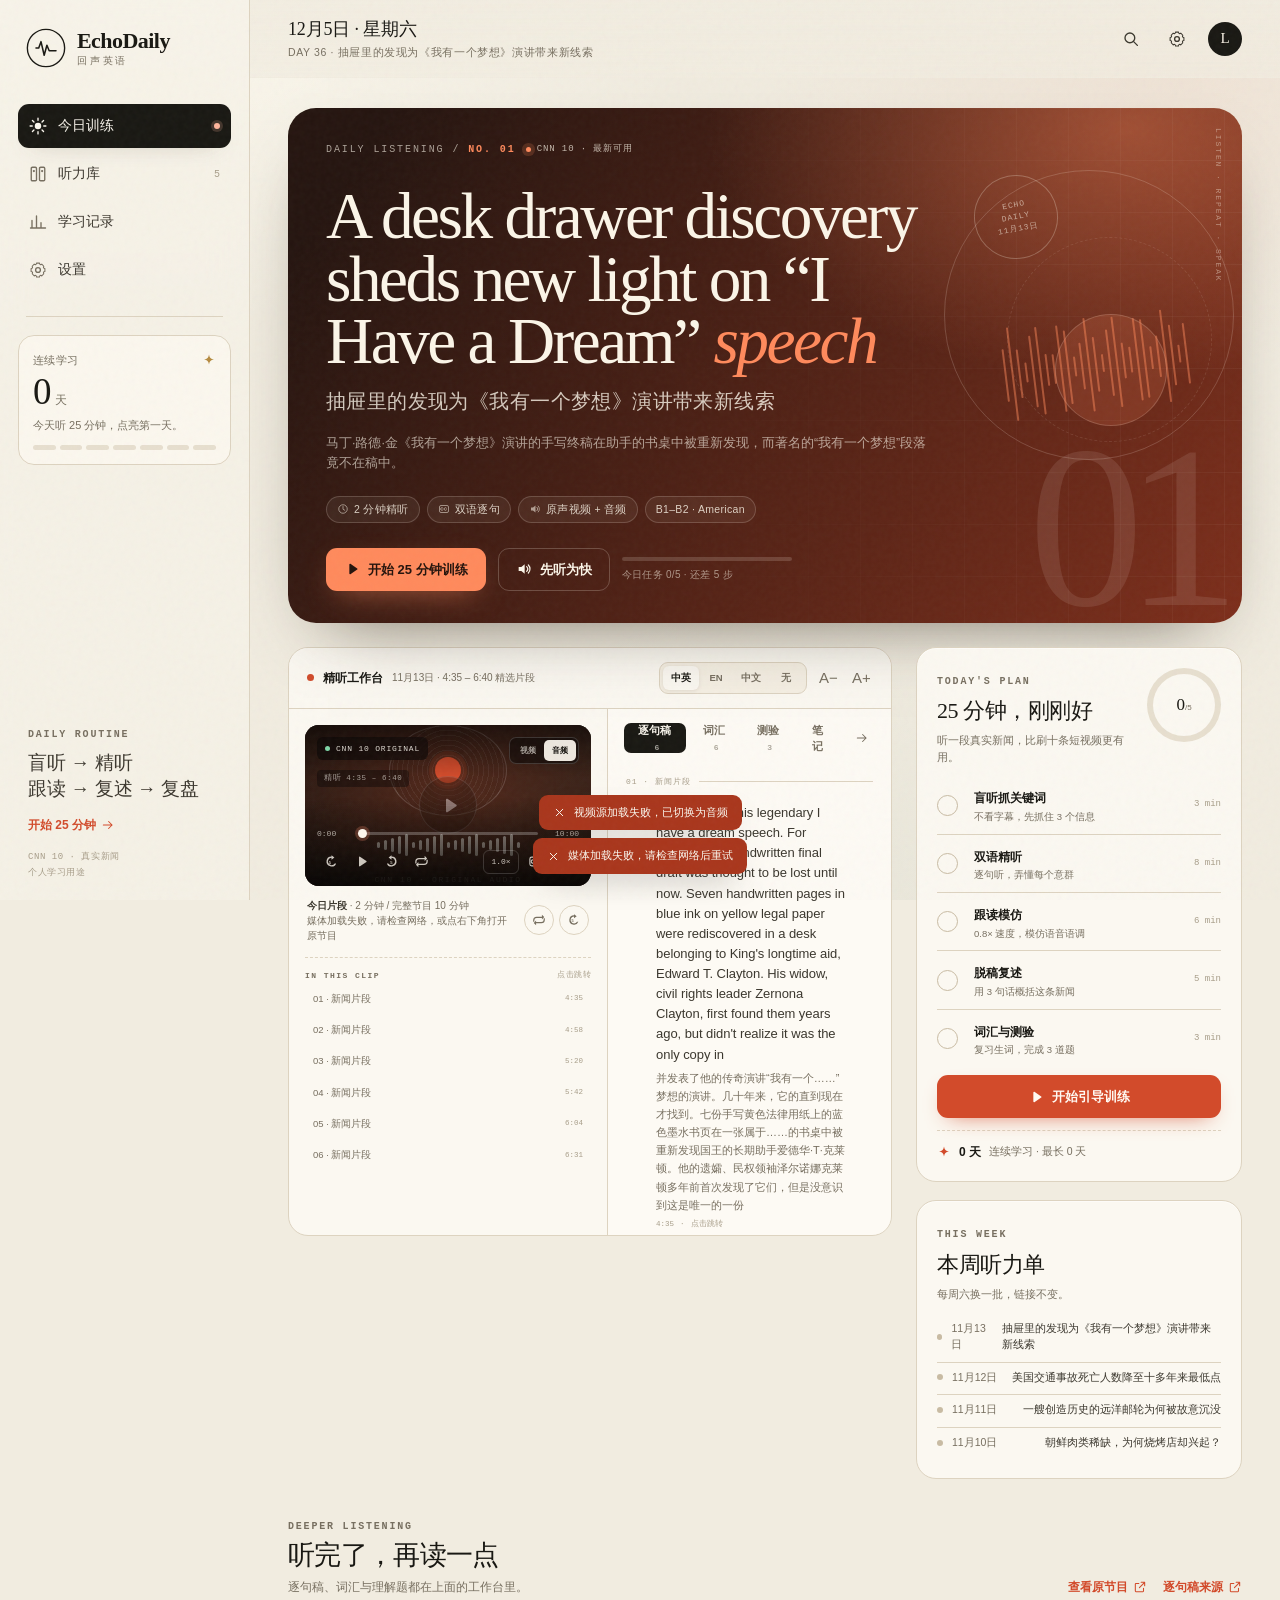
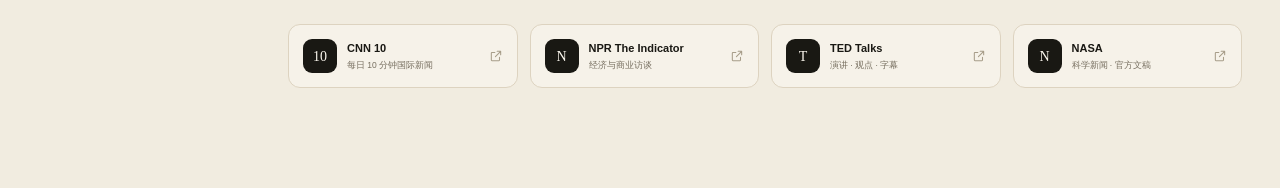
<file: index.html>
<!doctype html>
<html lang="zh-CN">
<head>
  <meta charset="utf-8">
  <meta name="viewport" content="width=device-width, initial-scale=1, viewport-fit=cover">
  <meta name="theme-color" content="#f3efe4">
  <meta name="description" content="EchoDaily 回声英语：每天 25 分钟，用真实国际新闻练英语听力。双语逐句稿、视频/音频、跟读与复述。">
  <meta name="robots" content="noindex,nofollow">
  <title>EchoDaily · 回声英语</title>
  <link rel="icon" href="assets/icon.svg" type="image/svg+xml">
  <link rel="manifest" href="manifest.webmanifest">
  <link rel="stylesheet" href="assets/styles.css">
</head>
<body>
  <svg class="svg-sprite" aria-hidden="true" focusable="false">
    <symbol id="i-play" viewBox="0 0 24 24"><path d="M8 5.2v13.6c0 .8.9 1.3 1.6.9l10.2-6.8c.6-.4.6-1.4 0-1.8L9.6 4.3c-.7-.4-1.6.1-1.6.9Z"/></symbol>
    <symbol id="i-pause" viewBox="0 0 24 24"><rect x="6" y="4.5" width="4" height="15" rx="1.2"/><rect x="14" y="4.5" width="4" height="15" rx="1.2"/></symbol>
    <symbol id="i-back5" viewBox="0 0 24 24"><path d="M12 4a8 8 0 1 0 7.4 11h-2.2A5.9 5.9 0 1 1 12 6.1V9l4.6-3.5L12 2v2Z"/><text x="7.5" y="15.5" font-size="6.6" font-family="Arial" font-weight="700">5</text></symbol>
    <symbol id="i-fwd5" viewBox="0 0 24 24"><path d="M12 4a8 8 0 1 1-7.4 11h2.2A5.9 5.9 0 1 0 12 6.1V9L7.4 5.5 12 2v2Z"/><text x="10" y="15.5" font-size="6.6" font-family="Arial" font-weight="700">5</text></symbol>
    <symbol id="i-volume" viewBox="0 0 24 24"><path d="M4 9h4l5-4v14l-5-4H4V9Z"/><path d="M16 8.5a5 5 0 0 1 0 7" fill="none" stroke="currentColor" stroke-width="1.8" stroke-linecap="round"/><path d="M18.5 6a8.5 8.5 0 0 1 0 12" fill="none" stroke="currentColor" stroke-width="1.8" stroke-linecap="round"/></symbol>
    <symbol id="i-muted" viewBox="0 0 24 24"><path d="M4 9h4l5-4v14l-5-4H4V9Z"/><path d="m16 9 5 6m0-6-5 6" fill="none" stroke="currentColor" stroke-width="1.8" stroke-linecap="round"/></symbol>
    <symbol id="i-captions" viewBox="0 0 24 24"><rect x="3" y="5" width="18" height="14" rx="3" fill="none" stroke="currentColor" stroke-width="1.8"/><path d="M10 10.3a2.7 2.7 0 1 0 0 3.4M17 10.3a2.7 2.7 0 1 0 0 3.4" fill="none" stroke="currentColor" stroke-width="1.8" stroke-linecap="round"/></symbol>
    <symbol id="i-expand" viewBox="0 0 24 24"><path d="M8 3H3v5M16 3h5v5M8 21H3v-5M21 16v5h-5" fill="none" stroke="currentColor" stroke-width="1.8" stroke-linecap="round"/></symbol>
    <symbol id="i-repeat" viewBox="0 0 24 24"><path d="M17 2.8 21 7l-4 4.2V8.5H8a4 4 0 0 0-4 4V15H2v-2.5a6 6 0 0 1 6-6h9V2.8Z"/><path d="M7 21.2 3 17l4-4.2v2.7h9a4 4 0 0 0 4-4V9h2v2.5a6 6 0 0 1-6 6H7v2.7Z"/></symbol>
    <symbol id="i-sun" viewBox="0 0 24 24"><circle cx="12" cy="12" r="4.3"/><path d="M12 1.5v2.8M12 19.7v2.8M1.5 12h2.8M19.7 12h2.8M4.6 4.6l2 2M17.4 17.4l2 2M19.4 4.6l-2 2M6.6 17.4l-2 2" fill="none" stroke="currentColor" stroke-width="1.8" stroke-linecap="round"/></symbol>
    <symbol id="i-home" viewBox="0 0 24 24"><path d="m3 10.5 9-7.5 9 7.5V21h-6v-6H9v6H3V10.5Z" fill="none" stroke="currentColor" stroke-width="1.8" stroke-linejoin="round"/></symbol>
    <symbol id="i-menu" viewBox="0 0 24 24"><path d="M4 7h16M4 12h16M4 17h16" fill="none" stroke="currentColor" stroke-width="1.8" stroke-linecap="round"/></symbol>
    <symbol id="i-library" viewBox="0 0 24 24"><rect x="3" y="3" width="7" height="18" rx="1.5" fill="none" stroke="currentColor" stroke-width="1.8"/><rect x="14" y="3" width="7" height="18" rx="1.5" fill="none" stroke="currentColor" stroke-width="1.8"/><path d="M6.5 8h0M17.5 8h0" stroke="currentColor" stroke-width="3" stroke-linecap="round"/></symbol>
    <symbol id="i-chart" viewBox="0 0 24 24"><path d="M4 20V10M10 20V4M16 20v-7M22 20H2" fill="none" stroke="currentColor" stroke-width="1.8" stroke-linecap="round"/></symbol>
    <symbol id="i-settings" viewBox="0 0 24 24"><circle cx="12" cy="12" r="3.2" fill="none" stroke="currentColor" stroke-width="1.8"/><path d="M19.4 15a1.7 1.7 0 0 0 .3 1.9l.1.1-2.8 2.8-.1-.1a1.7 1.7 0 0 0-1.9-.3 1.7 1.7 0 0 0-1 1.6v.2h-4V21a1.7 1.7 0 0 0-1-1.6 1.7 1.7 0 0 0-1.9.3l-.1.1L4.2 17l.1-.1a1.7 1.7 0 0 0 .3-1.9A1.7 1.7 0 0 0 3 14H2.8v-4H3a1.7 1.7 0 0 0 1.6-1 1.7 1.7 0 0 0-.3-1.9L4.2 7 7 4.2l.1.1A1.7 1.7 0 0 0 9 4.6a1.7 1.7 0 0 0 1-1.6v-.2h4V3a1.7 1.7 0 0 0 1 1.6 1.7 1.7 0 0 0 1.9-.3l.1-.1L19.8 7l-.1.1a1.7 1.7 0 0 0-.3 1.9 1.7 1.7 0 0 0 1.6 1h.2v4H21a1.7 1.7 0 0 0-1.6 1Z" fill="none" stroke="currentColor" stroke-width="1.4" stroke-linejoin="round"/></symbol>
    <symbol id="i-search" viewBox="0 0 24 24"><circle cx="10.5" cy="10.5" r="6.5" fill="none" stroke="currentColor" stroke-width="1.8"/><path d="m15.5 15.5 5 5" fill="none" stroke="currentColor" stroke-width="1.8" stroke-linecap="round"/></symbol>
    <symbol id="i-arrow" viewBox="0 0 24 24"><path d="M4 12h15M13 6l6 6-6 6" fill="none" stroke="currentColor" stroke-width="1.8" stroke-linecap="round" stroke-linejoin="round"/></symbol>
    <symbol id="i-close" viewBox="0 0 24 24"><path d="m6 6 12 12M18 6 6 18" fill="none" stroke="currentColor" stroke-width="1.8" stroke-linecap="round"/></symbol>
    <symbol id="i-check" viewBox="0 0 24 24"><path d="m4.5 12.5 5 5 10-11" fill="none" stroke="currentColor" stroke-width="2.2" stroke-linecap="round" stroke-linejoin="round"/></symbol>
    <symbol id="i-star" viewBox="0 0 24 24"><path d="m12 3 2.8 5.7 6.2.9-4.5 4.4 1.1 6.2-5.6-3-5.6 3 1.1-6.2L3 9.6l6.2-.9L12 3Z" fill="none" stroke="currentColor" stroke-width="1.7" stroke-linejoin="round"/></symbol>
    <symbol id="i-mic" viewBox="0 0 24 24"><rect x="9" y="3" width="6" height="12" rx="3" fill="none" stroke="currentColor" stroke-width="1.8"/><path d="M5 11a7 7 0 0 0 14 0M12 18v3M8 21h8" fill="none" stroke="currentColor" stroke-width="1.8" stroke-linecap="round"/></symbol>
    <symbol id="i-stop" viewBox="0 0 24 24"><rect x="6" y="6" width="12" height="12" rx="2"/></symbol>
    <symbol id="i-clock" viewBox="0 0 24 24"><circle cx="12" cy="12" r="8.5" fill="none" stroke="currentColor" stroke-width="1.8"/><path d="M12 7v5.5l3.5 2" fill="none" stroke="currentColor" stroke-width="1.8" stroke-linecap="round"/></symbol>
    <symbol id="i-spark" viewBox="0 0 24 24"><path d="M12 2.5c.6 5.5 3.1 8 8.5 8.5-5.4.6-7.9 3.1-8.5 8.5-.6-5.4-3.1-7.9-8.5-8.5 5.4-.5 7.9-3 8.5-8.5Z"/></symbol>
    <symbol id="i-download" viewBox="0 0 24 24"><path d="M12 3v12m0 0 4.5-4.5M12 15l-4.5-4.5M4 20h16" fill="none" stroke="currentColor" stroke-width="1.8" stroke-linecap="round" stroke-linejoin="round"/></symbol>
    <symbol id="i-external" viewBox="0 0 24 24"><path d="M14 4h6v6M20 4l-9 9M18 14v5a1 1 0 0 1-1 1H5a1 1 0 0 1-1-1V7a1 1 0 0 1 1-1h5" fill="none" stroke="currentColor" stroke-width="1.8" stroke-linecap="round" stroke-linejoin="round"/></symbol>
  </svg>

  <div class="app">
    <aside class="sidebar" aria-label="主导航">
      <a class="brand" href="#today" data-nav="today" aria-label="EchoDaily 首页">
        <span class="brand-mark">
          <svg viewBox="0 0 44 44" aria-hidden="true">
            <circle cx="22" cy="22" r="20.5" fill="none" stroke="currentColor" stroke-width="1.5"/>
            <path d="M11 22h3l2.5-7 3.5 15 3-11 2.5 6h7.5" fill="none" stroke="currentColor" stroke-width="1.7" stroke-linecap="round" stroke-linejoin="round"/>
          </svg>
        </span>
        <span class="brand-text">
          <strong>EchoDaily</strong>
          <small>回声英语</small>
        </span>
      </a>

      <nav class="side-nav">
        <a href="#today" data-nav="today" class="side-link">
          <svg><use href="#i-sun"/></svg><span>今日训练</span><em id="side-today-dot" class="side-dot"></em>
        </a>
        <a href="#library" data-nav="library" class="side-link">
          <svg><use href="#i-library"/></svg><span>听力库</span><em id="side-library-count">5</em>
        </a>
        <a href="#progress" data-nav="progress" class="side-link">
          <svg><use href="#i-chart"/></svg><span>学习记录</span>
        </a>
        <a href="#settings" data-nav="settings" class="side-link">
          <svg><use href="#i-settings"/></svg><span>设置</span>
        </a>
      </nav>

      <div class="side-divider"></div>

      <div class="side-streak" id="side-streak">
        <div class="side-streak-head"><span>连续学习</span><svg><use href="#i-spark"/></svg></div>
        <div class="side-streak-num"><strong id="side-streak-num">0</strong><span>天</span></div>
        <p id="side-streak-copy">今天听 25 分钟，点亮第一天。</p>
        <div class="mini-week" id="mini-week" aria-label="最近七天学习情况"></div>
      </div>

      <div class="side-note">
        <span class="eyebrow">DAILY ROUTINE</span>
        <p>盲听 → 精听<br>跟读 → 复述 → 复盘</p>
        <a href="#today" data-action="start-focus" class="side-note-link">开始 25 分钟 <svg><use href="#i-arrow"/></svg></a>
      </div>

      <div class="side-foot">
        <span>CNN 10 · 真实新闻</span>
        <span>个人学习用途</span>
      </div>
    </aside>

    <div class="shell">
      <header class="topbar">
        <div class="topbar-left">
          <button class="icon-btn mobile-menu" id="mobile-menu" aria-label="打开菜单">
            <svg><use href="#i-menu"/></svg>
          </button>
          <div>
            <div class="topbar-date" id="topbar-date">10月31日 · 星期六</div>
            <div class="topbar-sub" id="topbar-sub">你的每日国际新闻听力</div>
          </div>
        </div>
        <div class="topbar-actions">
          <button class="icon-btn" data-action="open-search" aria-label="搜索听力库"><svg><use href="#i-search"/></svg></button>
          <a class="icon-btn" href="#settings" data-nav="settings" aria-label="设置"><svg><use href="#i-settings"/></svg></a>
          <div class="avatar" title="本地学习者">L</div>
        </div>
      </header>

      <main class="view" id="view" tabindex="-1"></main>
    </div>

    <nav class="mobile-nav" aria-label="移动端导航">
      <a href="#today" data-nav="today"><svg><use href="#i-sun"/></svg><span>今日</span></a>
      <a href="#library" data-nav="library"><svg><use href="#i-library"/></svg><span>听力库</span></a>
      <a href="#progress" data-nav="progress"><svg><use href="#i-chart"/></svg><span>记录</span></a>
      <a href="#settings" data-nav="settings"><svg><use href="#i-settings"/></svg><span>设置</span></a>
    </nav>
  </div>

  <div class="focus-layer" id="focus-layer" hidden aria-modal="true" role="dialog" aria-label="25 分钟引导训练">
    <div class="focus-card">
      <header class="focus-head">
        <div>
          <span class="eyebrow">GUIDED SESSION</span>
          <h2>25 分钟听力训练</h2>
        </div>
        <div class="focus-head-right">
          <div class="focus-total"><span id="focus-total-time">25:00</span><small>总计时</small></div>
          <button class="icon-btn" data-action="close-focus" aria-label="关闭训练"><svg><use href="#i-close"/></svg></button>
        </div>
      </header>
      <div class="focus-progress"><span id="focus-progress-bar"></span></div>
      <div class="focus-body">
        <aside class="focus-steps" id="focus-steps"></aside>
        <section class="focus-main" id="focus-main"></section>
      </div>
      <footer class="focus-foot">
        <button class="btn btn-ghost" data-action="focus-prev">上一步</button>
        <div class="focus-hint" id="focus-hint">按自己的节奏来，完成一步算一步。</div>
        <button class="btn btn-primary" data-action="focus-next">完成本步 <svg><use href="#i-arrow"/></svg></button>
      </footer>
    </div>
  </div>

  <div class="modal-layer" id="modal-layer" hidden>
    <div class="modal-card" id="modal-card" role="dialog" aria-modal="true"></div>
  </div>

  <div class="toast-region" id="toast-region" aria-live="polite"></div>
  <div class="confetti-layer" id="confetti-layer" aria-hidden="true"></div>

  <script src="data.js"></script>
  <script src="assets/subtitles.js"></script>
  <script src="assets/app.js"></script>
</body>
</html>
</file>
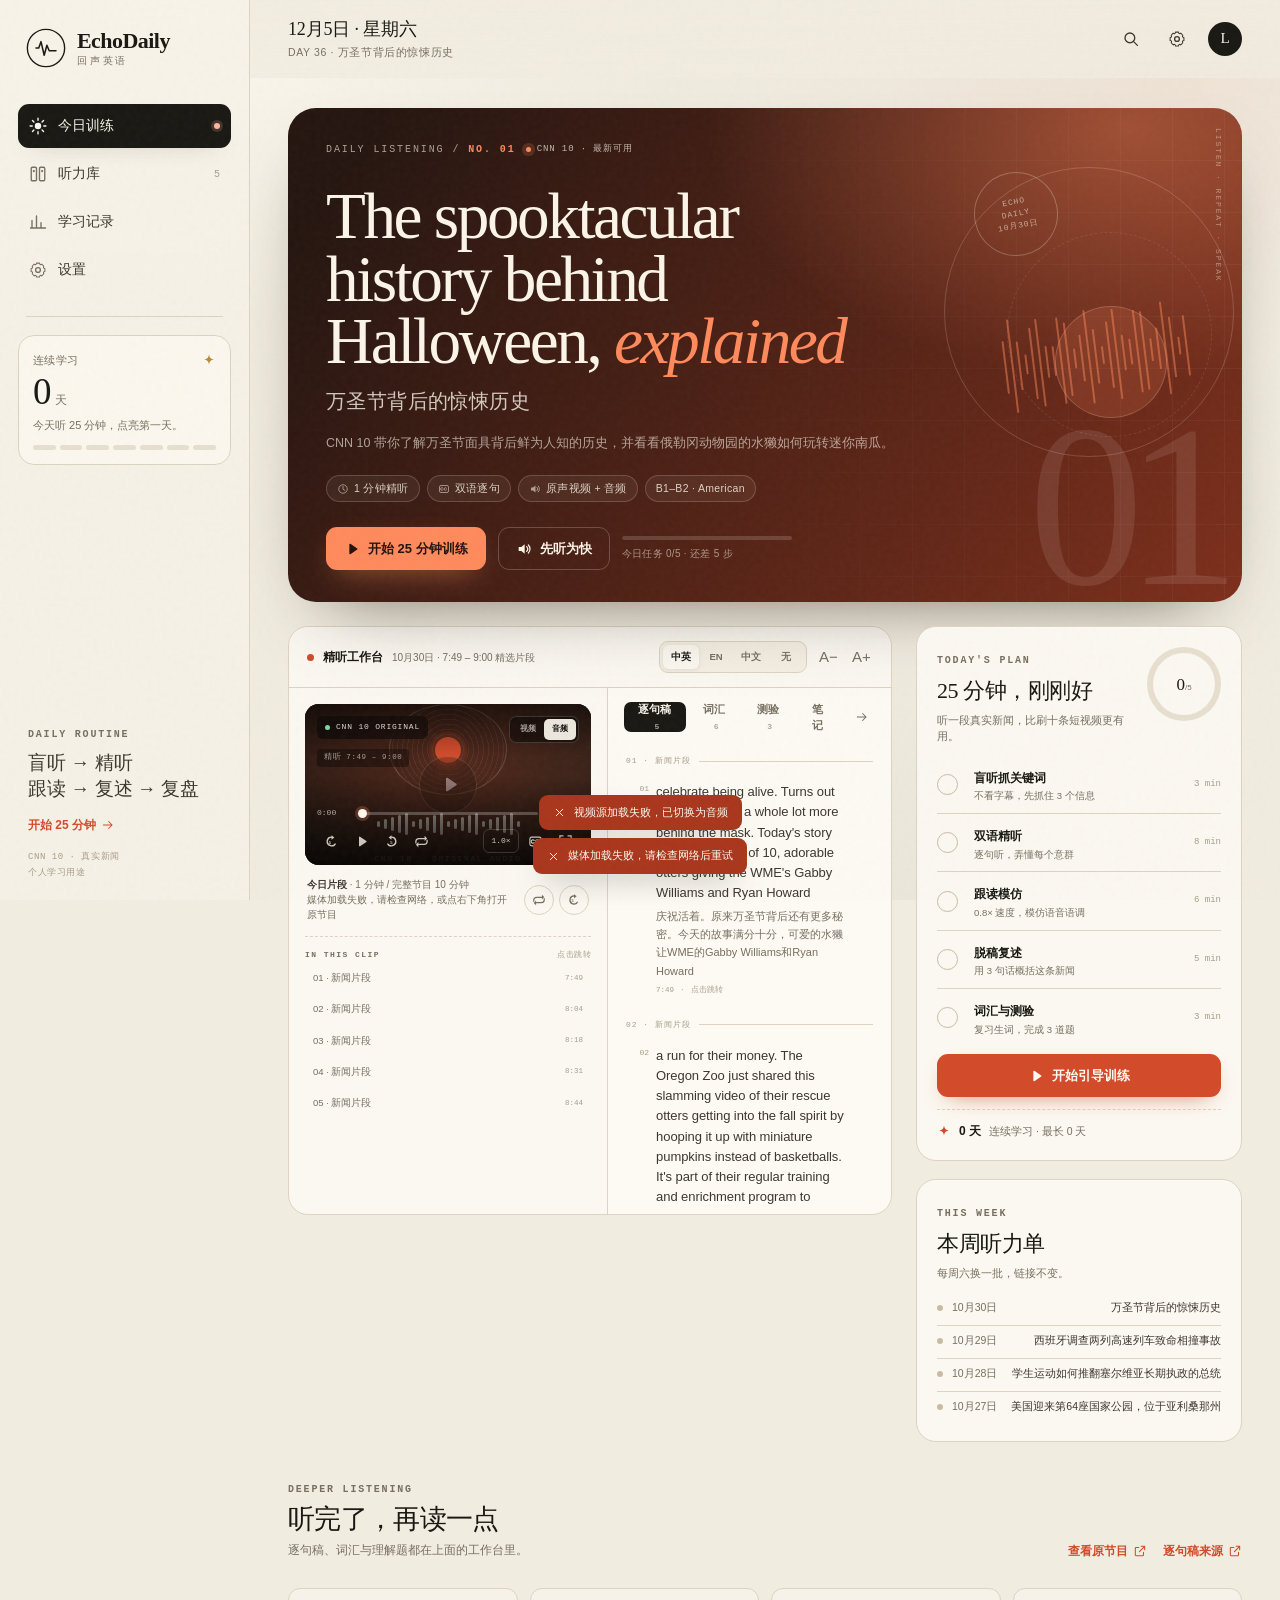
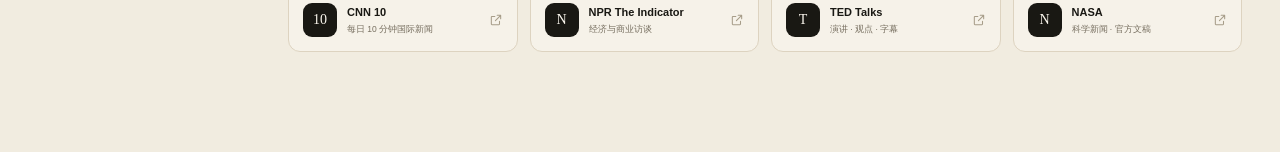
<file: EchoDaily-单文件版.html>
<!doctype html>
<html lang="zh-CN">
<head>
  <meta charset="utf-8">
  <meta name="viewport" content="width=device-width, initial-scale=1, viewport-fit=cover">
  <meta name="theme-color" content="#f3efe4">
  <meta name="description" content="EchoDaily 回声英语：每天 25 分钟，用真实国际新闻练英语听力。双语逐句稿、视频/音频、跟读与复述。">
  <meta name="robots" content="noindex,nofollow">
  <title>EchoDaily · 回声英语</title>
  <link rel="icon" href="[data-uri]" type="image/svg+xml">
  <style>
/* ============================================================
   EchoDaily · 回声英语
   Editorial listening workspace — warm paper, ink, vermilion.
   ============================================================ */

:root {
  --bg: #f1ece0;
  --bg-deep: #e7dfcf;
  --surface: #fbf8f1;
  --surface-2: #f5efe3;
  --surface-3: #efe7d8;
  --ink: #191813;
  --ink-2: #3c382f;
  --muted: #776f60;
  --faint: #a79d89;
  --line: #ddd3c0;
  --line-strong: #c8bba3;
  --accent: #d24b2b;
  --accent-deep: #a9361c;
  --accent-soft: #f5ded4;
  --green: #1d5948;
  --green-soft: #dce9e2;
  --gold: #b58a3f;
  --gold-soft: #f1e5ca;
  --radius-xl: 28px;
  --radius-lg: 20px;
  --radius-md: 14px;
  --radius-sm: 10px;
  --shadow: 0 22px 55px -28px rgba(54, 41, 20, 0.42);
  --shadow-soft: 0 8px 24px -16px rgba(54, 41, 20, 0.35);
  --font-display: "Iowan Old Style", "Palatino Linotype", "Book Antiqua", "Songti SC", "Noto Serif SC", "STSong", serif;
  --font-ui: "Avenir Next", "Segoe UI", "PingFang SC", "Hiragino Sans GB", "Microsoft YaHei", sans-serif;
  --font-mono: "SFMono-Regular", "Cascadia Mono", "Consolas", "Liberation Mono", monospace;
  --sidebar-w: 250px;
  --ease: cubic-bezier(0.22, 1, 0.36, 1);
}

* { box-sizing: border-box; }
html { scroll-behavior: smooth; }
html, body { overflow-x: hidden; }
body {
  margin: 0;
  min-width: 320px;
  background-color: var(--bg);
  background-image:
    radial-gradient(900px 600px at 12% -5%, rgba(255, 252, 242, 0.85), transparent 62%),
    radial-gradient(700px 500px at 92% 8%, rgba(210, 75, 43, 0.055), transparent 60%),
    radial-gradient(600px 500px at 60% 100%, rgba(29, 89, 72, 0.05), transparent 60%);
  background-attachment: fixed;
  color: var(--ink);
  font-family: var(--font-ui);
  font-size: 15px;
  line-height: 1.5;
  -webkit-font-smoothing: antialiased;
  text-rendering: optimizeLegibility;
}
body::before {
  content: "";
  position: fixed;
  inset: 0;
  pointer-events: none;
  z-index: 9999;
  opacity: 0.035;
  background-image: url("data:image/svg+xml,%3Csvg viewBox='0 0 200 200' xmlns='http://www.w3.org/2000/svg'%3E%3Cfilter id='n'%3E%3CfeTurbulence type='fractalNoise' baseFrequency='0.85' numOctaves='3' stitchTiles='stitch'/%3E%3C/filter%3E%3Crect width='100%25' height='100%25' filter='url(%23n)'/%3E%3C/svg%3E");
}
::selection { background: var(--accent); color: #fff; }
button, input, textarea, select { font: inherit; color: inherit; }
button { cursor: pointer; }
a { color: inherit; text-decoration: none; }
svg { width: 20px; height: 20px; fill: currentColor; display: block; }
.svg-sprite { position: absolute; width: 0; height: 0; overflow: hidden; }
:focus-visible { outline: 2px solid var(--accent); outline-offset: 3px; }
[hidden] { display: none !important; }

.eyebrow {
  display: inline-block;
  font-family: var(--font-mono);
  font-size: 10px;
  font-weight: 600;
  letter-spacing: 0.18em;
  text-transform: uppercase;
  color: var(--muted);
}

/* ============================== Layout ============================== */
.app { min-height: 100vh; }
.sidebar {
  position: fixed;
  inset: 0 auto 0 0;
  width: var(--sidebar-w);
  z-index: 40;
  display: flex;
  flex-direction: column;
  padding: 26px 18px 20px;
  border-right: 1px solid var(--line);
  background: rgba(247, 242, 232, 0.78);
  backdrop-filter: blur(18px) saturate(1.05);
  -webkit-backdrop-filter: blur(18px) saturate(1.05);
}
.shell { margin-left: var(--sidebar-w); min-height: 100vh; }
.view {
  width: 100%;
  max-width: 1390px;
  margin: 0 auto;
  padding: 30px 38px 100px;
  outline: none;
}

.brand { display: flex; align-items: center; gap: 11px; padding: 2px 8px 0; }
.brand-mark { width: 40px; height: 40px; color: var(--ink); flex: 0 0 auto; }
.brand-mark svg { width: 100%; height: 100%; fill: none; }
.brand-text { display: flex; flex-direction: column; line-height: 1.02; }
.brand-text strong {
  font-family: var(--font-display);
  font-size: 22px;
  font-weight: 600;
  letter-spacing: -0.025em;
}
.brand-text small {
  margin-top: 4px;
  font-size: 10px;
  letter-spacing: 0.28em;
  color: var(--muted);
}
.side-nav { margin-top: 36px; display: flex; flex-direction: column; gap: 4px; }
.side-link {
  position: relative;
  display: flex;
  align-items: center;
  gap: 11px;
  height: 44px;
  padding: 0 11px;
  border-radius: 11px;
  color: var(--ink-2);
  font-size: 13.5px;
  font-weight: 500;
  transition: background 0.2s var(--ease), color 0.2s;
}
.side-link svg { width: 18px; height: 18px; color: var(--muted); transition: color 0.2s; }
.side-link:hover { background: rgba(255, 253, 246, 0.75); }
.side-link.active { background: var(--ink); color: #fbf7ee; box-shadow: var(--shadow-soft); }
.side-link.active svg { color: #fbf7ee; }
.side-link em {
  margin-left: auto;
  font-style: normal;
  font-family: var(--font-mono);
  font-size: 10px;
  color: var(--faint);
}
.side-link.active em { color: rgba(251, 247, 238, 0.6); }
.side-dot { width: 6px; height: 6px; border-radius: 50%; background: var(--accent); }
.side-link.active .side-dot { background: #ffb59d; box-shadow: 0 0 0 3px rgba(255, 181, 157, 0.18); }
.side-divider { height: 1px; background: var(--line); margin: 24px 8px 18px; }
.side-streak { padding: 16px 14px 14px; border: 1px solid var(--line); border-radius: 16px; background: rgba(255, 252, 245, 0.55); }
.side-streak-head { display: flex; align-items: center; justify-content: space-between; font-size: 11px; color: var(--muted); letter-spacing: 0.04em; }
.side-streak-head svg { width: 14px; height: 14px; color: var(--gold); }
.side-streak-num { display: flex; align-items: baseline; gap: 5px; margin-top: 4px; }
.side-streak-num strong { font-family: var(--font-display); font-size: 37px; line-height: 1; font-weight: 500; letter-spacing: -0.04em; }
.side-streak-num span { font-size: 12px; color: var(--muted); }
.side-streak p { margin: 7px 0 11px; font-size: 11px; line-height: 1.6; color: var(--muted); }
.mini-week { display: flex; gap: 4px; }
.mini-week i { flex: 1; height: 5px; border-radius: 4px; background: var(--bg-deep); }
.mini-week i.on { background: var(--accent); }
.mini-week i.partial { background: #e5a28d; }
.side-note { margin-top: auto; padding: 18px 10px 16px; }
.side-note p { font-family: var(--font-display); font-size: 19px; line-height: 1.35; margin: 7px 0 11px; color: var(--ink-2); }
.side-note-link { display: inline-flex; align-items: center; gap: 5px; font-size: 12px; font-weight: 600; color: var(--accent); }
.side-note-link svg { width: 14px; height: 14px; transition: transform 0.2s; }
.side-note-link:hover svg { transform: translateX(3px); }
.side-foot { display: flex; flex-direction: column; gap: 2px; padding: 0 10px; font-family: var(--font-mono); font-size: 9px; letter-spacing: 0.06em; color: var(--faint); }

.topbar {
  position: sticky;
  top: 0;
  z-index: 30;
  height: 78px;
  display: flex;
  align-items: center;
  justify-content: space-between;
  padding: 0 38px;
  border-bottom: 1px solid transparent;
  background: linear-gradient(to bottom, rgba(241, 236, 224, 0.94), rgba(241, 236, 224, 0.72));
  backdrop-filter: blur(14px);
  -webkit-backdrop-filter: blur(14px);
}
.topbar-left { display: flex; align-items: center; gap: 12px; }
.topbar-date { font-family: var(--font-display); font-size: 18px; letter-spacing: -0.01em; }
.topbar-sub { margin-top: 2px; font-size: 10.5px; color: var(--muted); letter-spacing: 0.06em; }
.topbar-actions { display: flex; align-items: center; gap: 8px; }
.icon-btn {
  width: 38px;
  height: 38px;
  display: inline-grid;
  place-items: center;
  border: 1px solid transparent;
  border-radius: 50%;
  background: transparent;
  color: var(--ink-2);
  transition: background 0.2s, border-color 0.2s, transform 0.2s;
}
.icon-btn:hover { background: rgba(255, 252, 245, 0.8); border-color: var(--line); }
.icon-btn:active { transform: scale(0.94); }
.icon-btn svg { width: 18px; height: 18px; }
.avatar {
  width: 34px; height: 34px; margin-left: 4px;
  display: grid; place-items: center;
  border-radius: 50%;
  background: var(--ink);
  color: #f8f1e3;
  font-family: var(--font-display);
  font-size: 15px;
}
.mobile-menu { display: none; }

/* ============================== Shared bits ============================== */
.btn {
  display: inline-flex;
  align-items: center;
  justify-content: center;
  gap: 8px;
  min-height: 43px;
  padding: 0 17px;
  border: 1px solid transparent;
  border-radius: 11px;
  font-size: 13px;
  font-weight: 600;
  line-height: 1;
  white-space: nowrap;
  transition: transform 0.2s var(--ease), background 0.2s, border-color 0.2s, box-shadow 0.2s;
}
.btn svg { width: 16px; height: 16px; }
.btn:active { transform: translateY(1px) scale(0.99); }
.btn-primary { background: var(--accent); color: #fff9f2; box-shadow: 0 8px 22px -12px rgba(210, 75, 43, 0.9); }
.btn-primary:hover { background: var(--accent-deep); box-shadow: 0 10px 28px -12px rgba(210, 75, 43, 0.9); }
.btn-ghost { border-color: var(--line); background: transparent; color: var(--ink-2); }
.btn-ghost:hover { background: var(--surface-2); border-color: var(--line-strong); }
.btn-soft { background: var(--surface-3); color: var(--ink-2); }
.btn-soft:hover { background: var(--bg-deep); }
.btn-dark { background: var(--ink); color: #fbf7ee; }
.btn-dark:hover { background: #2b2922; }
.btn-sm { min-height: 34px; padding: 0 12px; font-size: 11.5px; border-radius: 9px; }
.btn-sm svg { width: 14px; height: 14px; }
.btn[disabled] { opacity: 0.45; cursor: not-allowed; }
.text-link { display: inline-flex; align-items: center; gap: 5px; color: var(--accent); font-weight: 600; font-size: 12px; }
.text-link svg { width: 14px; height: 14px; }
.chip {
  display: inline-flex;
  align-items: center;
  gap: 5px;
  height: 25px;
  padding: 0 9px;
  border: 1px solid var(--line);
  border-radius: 999px;
  background: rgba(255, 252, 245, 0.45);
  color: var(--muted);
  font-size: 10px;
  font-weight: 600;
  letter-spacing: 0.04em;
  white-space: nowrap;
}
.chip.accent { border-color: rgba(210, 75, 43, 0.22); background: var(--accent-soft); color: var(--accent-deep); }
.chip.green { border-color: rgba(29, 89, 72, 0.18); background: var(--green-soft); color: var(--green); }
.chip.gold { border-color: rgba(181, 138, 63, 0.22); background: var(--gold-soft); color: #7e5c1f; }
.card {
  border: 1px solid var(--line);
  border-radius: var(--radius-lg);
  background: var(--surface);
  box-shadow: 0 1px 0 rgba(255, 255, 255, 0.55) inset;
}
.section-head { display: flex; align-items: flex-end; justify-content: space-between; gap: 20px; margin: 34px 0 16px; }
.section-head h2 { margin: 0; font-family: var(--font-display); font-weight: 500; font-size: 27px; letter-spacing: -0.025em; }
.section-head p { margin: 3px 0 0; font-size: 11.5px; color: var(--muted); }
.divider { height: 1px; background: var(--line); }

/* ============================== Hero ============================== */
.hero {
  --hero-a: #251510;
  --hero-b: #7d2e1b;
  --hero-glow: #ff8a5c;
  position: relative;
  isolation: isolate;
  display: grid;
  grid-template-columns: minmax(0, 1.42fr) minmax(250px, 0.58fr);
  min-height: 360px;
  overflow: hidden;
  border-radius: var(--radius-xl);
  background:
    radial-gradient(700px 420px at 88% 4%, color-mix(in srgb, var(--hero-glow) 42%, transparent), transparent 60%),
    linear-gradient(125deg, var(--hero-a) 8%, var(--hero-b) 100%);
  color: #fbf5e8;
  box-shadow: 0 30px 70px -40px rgba(35, 25, 12, 0.7);
}
.hero[data-theme="steel"] { --hero-a: #121b21; --hero-b: #315360; --hero-glow: #7bc3d6; }
.hero[data-theme="forest"] { --hero-a: #101d17; --hero-b: #276047; --hero-glow: #8fd0a9; }
.hero[data-theme="ocean"] { --hero-a: #0d1925; --hero-b: #1e5472; --hero-glow: #7fc3e4; }
.hero[data-theme="violet"] { --hero-a: #1a1423; --hero-b: #4a3169; --hero-glow: #c7a3ef; }
.hero::after {
  content: "";
  position: absolute;
  inset: 0;
  z-index: -1;
  background-image:
    linear-gradient(rgba(255, 255, 255, 0.045) 1px, transparent 1px),
    linear-gradient(90deg, rgba(255, 255, 255, 0.045) 1px, transparent 1px);
  background-size: 52px 52px;
  mask-image: linear-gradient(to right, transparent 35%, #000 100%);
}
.hero-copy {
  position: relative;
  z-index: 2;
  display: flex;
  flex-direction: column;
  min-width: 0;
  padding: 34px 38px 32px;
}
.hero-topline { display: flex; align-items: center; gap: 10px; flex-wrap: wrap; }
.hero-kicker { font-family: var(--font-mono); font-size: 10px; letter-spacing: 0.19em; color: rgba(251, 245, 232, 0.62); }
.hero-kicker b { color: var(--hero-glow); font-weight: 600; }
.hero-live { display: inline-flex; align-items: center; gap: 6px; font-family: var(--font-mono); font-size: 9px; letter-spacing: 0.1em; color: rgba(251, 245, 232, 0.72); }
.hero-live i { width: 5px; height: 5px; border-radius: 50%; background: var(--hero-glow); box-shadow: 0 0 0 4px color-mix(in srgb, var(--hero-glow) 18%, transparent); animation: pulse 2.6s infinite; }
@keyframes pulse { 0%, 100% { opacity: 1; } 50% { opacity: 0.35; } }
.hero h1 {
  max-width: 780px;
  margin: 28px 0 0;
  font-family: var(--font-display);
  font-size: clamp(43px, 5.1vw, 72px);
  font-weight: 500;
  line-height: 0.96;
  letter-spacing: -0.038em;
  text-wrap: balance;
  overflow-wrap: break-word;
}
.hero h1 em { font-style: italic; color: var(--hero-glow); }
.hero-zh {
  margin: 13px 0 0;
  font-family: var(--font-display);
  font-size: clamp(17px, 1.6vw, 21px);
  letter-spacing: 0.02em;
  color: rgba(251, 245, 232, 0.8);
}
.hero-deck {
  max-width: 620px;
  margin: 16px 0 0;
  font-size: 12.5px;
  line-height: 1.65;
  color: rgba(251, 245, 232, 0.62);
}
.hero-meta { display: flex; flex-wrap: wrap; gap: 7px; margin-top: 22px; }
.hero-meta span {
  display: inline-flex;
  align-items: center;
  gap: 5px;
  height: 27px;
  padding: 0 10px;
  border: 1px solid rgba(251, 245, 232, 0.18);
  border-radius: 999px;
  background: rgba(251, 245, 232, 0.06);
  color: rgba(251, 245, 232, 0.82);
  font-size: 10.5px;
  font-weight: 500;
  letter-spacing: 0.03em;
}
.hero-meta svg { width: 12px; height: 12px; opacity: 0.7; }
.hero-actions { display: flex; align-items: center; gap: 12px; flex-wrap: wrap; margin-top: auto; padding-top: 25px; }
.hero-actions .btn-primary { background: var(--hero-glow); color: #24130c; box-shadow: 0 10px 30px -12px color-mix(in srgb, var(--hero-glow) 70%, transparent); }
.hero-actions .btn-primary:hover { background: #fff; }
.hero-actions .btn-ghost { border-color: rgba(251, 245, 232, 0.22); color: #fbf5e8; }
.hero-actions .btn-ghost:hover { background: rgba(251, 245, 232, 0.09); border-color: rgba(251, 245, 232, 0.36); }
.hero-progress { min-width: 170px; }
.hero-progress-bar { height: 4px; border-radius: 4px; background: rgba(251, 245, 232, 0.16); overflow: hidden; }
.hero-progress-bar span { display: block; height: 100%; border-radius: 4px; background: var(--hero-glow); transition: width 0.5s var(--ease); }
.hero-progress p { margin: 6px 0 0; font-size: 10px; color: rgba(251, 245, 232, 0.55); letter-spacing: 0.03em; }
.hero-art { position: relative; z-index: 1; min-height: 300px; }
.hero-art .issue-no {
  position: absolute;
  right: 20px;
  bottom: 12px;
  font-family: var(--font-display);
  font-size: clamp(150px, 18vw, 252px);
  line-height: 0.72;
  letter-spacing: -0.08em;
  color: rgba(251, 245, 232, 0.1);
  user-select: none;
}
.hero-art .orbit {
  position: absolute;
  border: 1px solid rgba(251, 245, 232, 0.18);
  border-radius: 50%;
}
.hero-art .orbit.o1 { width: 290px; height: 290px; right: 3%; top: 12%; }
.hero-art .orbit.o2 { width: 205px; height: 205px; right: 11%; top: 25%; border-style: dashed; opacity: 0.6; }
.hero-art .orbit.o3 { width: 112px; height: 112px; right: 27%; top: 40%; background: color-mix(in srgb, var(--hero-glow) 16%, transparent); }
.hero-art .wave {
  position: absolute;
  left: 14%;
  top: 40%;
  width: 66%;
  height: 100px;
  display: flex;
  align-items: center;
  gap: 5px;
  transform: rotate(-7deg);
  opacity: 0.85;
}
.hero-art .wave i { flex: 1; min-width: 2px; border-radius: 4px; background: var(--hero-glow); opacity: 0.55; }
.hero-art .stamp {
  position: absolute;
  left: 3%;
  top: 13%;
  width: 84px;
  height: 84px;
  display: grid;
  place-items: center;
  border: 1px solid rgba(251, 245, 232, 0.26);
  border-radius: 50%;
  font-family: var(--font-mono);
  font-size: 8px;
  letter-spacing: 0.12em;
  line-height: 1.5;
  text-align: center;
  color: rgba(251, 245, 232, 0.6);
  transform: rotate(-11deg);
}
.hero-art .side-label {
  position: absolute;
  right: 18px;
  top: 20px;
  writing-mode: vertical-rl;
  font-family: var(--font-mono);
  font-size: 8px;
  letter-spacing: 0.24em;
  color: rgba(251, 245, 232, 0.45);
}

/* ============================== Today layout ============================== */
.today-grid { display: grid; grid-template-columns: minmax(0, 1fr) 326px; gap: 24px; align-items: start; margin-top: 24px; }
.rail { position: sticky; top: 94px; display: flex; flex-direction: column; gap: 18px; }
.rail-card { padding: 20px; }
.rail-head { display: flex; align-items: flex-start; justify-content: space-between; gap: 14px; }
.rail-head h3 { margin: 4px 0 0; font-family: var(--font-display); font-size: 22px; font-weight: 500; letter-spacing: -0.02em; }
.rail-head p { margin: 5px 0 0; font-size: 11px; color: var(--muted); line-height: 1.5; }
.ring {
  --p: 0;
  position: relative;
  width: 74px;
  height: 74px;
  flex: 0 0 auto;
  display: grid;
  place-items: center;
  border-radius: 50%;
  background: conic-gradient(var(--accent) calc(var(--p) * 1%), var(--bg-deep) 0);
  transition: background 0.5s var(--ease);
}
.ring::before { content: ""; position: absolute; inset: 6px; border-radius: 50%; background: var(--surface); }
.ring span { position: relative; z-index: 1; font-family: var(--font-display); font-size: 17px; }
.ring span small { font-family: var(--font-ui); font-size: 8px; color: var(--muted); }
.task-list { list-style: none; margin: 17px 0 0; padding: 0; display: flex; flex-direction: column; }
.task-item {
  display: grid;
  grid-template-columns: 27px 1fr auto;
  align-items: center;
  gap: 10px;
  padding: 10px 0;
  border-top: 1px solid var(--line);
  cursor: pointer;
  transition: opacity 0.2s;
}
.task-item:first-child { border-top: 0; padding-top: 4px; }
.task-check {
  width: 21px; height: 21px;
  display: grid; place-items: center;
  border: 1px solid var(--line-strong);
  border-radius: 50%;
  background: transparent;
  color: transparent;
  transition: background 0.2s, border-color 0.2s, color 0.2s;
}
.task-check svg { width: 11px; height: 11px; }
.task-item.done .task-check { background: var(--green); border-color: var(--green); color: #fff; }
.task-item.done .task-name { color: var(--muted); text-decoration: line-through; text-decoration-color: var(--line-strong); }
.task-name { font-size: 12px; font-weight: 600; line-height: 1.35; }
.task-sub { display: block; margin-top: 2px; font-size: 9.5px; font-weight: 400; color: var(--muted); }
.task-min { font-family: var(--font-mono); font-size: 9px; color: var(--faint); }
.rail-cta { margin-top: 8px; width: 100%; }
.streak-line { display: flex; align-items: center; gap: 8px; margin-top: 12px; padding-top: 12px; border-top: 1px dashed var(--line); font-size: 10.5px; color: var(--muted); }
.streak-line strong { color: var(--ink); font-size: 12px; }
.streak-line svg { width: 14px; height: 14px; color: var(--accent); }
.quote-card {
  position: relative;
  overflow: hidden;
  padding: 22px;
  background: var(--ink);
  color: #f8f1e3;
  border-radius: var(--radius-lg);
}
.quote-card::after {
  content: "“";
  position: absolute;
  right: 10px;
  top: -30px;
  font-family: var(--font-display);
  font-size: 150px;
  line-height: 1;
  color: rgba(248, 241, 227, 0.08);
}
.quote-card .eyebrow { color: rgba(248, 241, 227, 0.45); }
.quote-card blockquote { margin: 11px 0 10px; font-family: var(--font-display); font-size: 18px; line-height: 1.45; letter-spacing: -0.01em; }
.quote-card p { margin: 0; font-size: 11.5px; line-height: 1.65; color: rgba(248, 241, 227, 0.55); }
.quote-card .quote-source { display: flex; justify-content: space-between; margin-top: 15px; padding-top: 12px; border-top: 1px solid rgba(248, 241, 227, 0.14); font-family: var(--font-mono); font-size: 9px; color: rgba(248, 241, 227, 0.5); }
.week-list { display: flex; flex-direction: column; gap: 2px; margin-top: 12px; }
.week-row { display: flex; align-items: center; gap: 9px; padding: 7px 0; border-top: 1px solid var(--line); font-size: 10.5px; }
.week-row:first-child { border-top: 0; }
.week-row i { width: 6px; height: 6px; border-radius: 50%; background: var(--line-strong); }
.week-row.on i { background: var(--green); }
.week-row span { color: var(--muted); }
.week-row b { margin-left: auto; font-weight: 500; color: var(--ink-2); }

/* ============================== Workspace ============================== */
.workspace { overflow: hidden; border-radius: var(--radius-lg); scroll-margin-top: 92px; }
.workspace-bar {
  display: flex;
  align-items: center;
  justify-content: space-between;
  gap: 14px;
  padding: 14px 18px;
  border-bottom: 1px solid var(--line);
  background: rgba(251, 248, 241, 0.7);
}
.workspace-title { display: flex; align-items: center; gap: 9px; min-width: 0; }
.workspace-title .dot { width: 7px; height: 7px; border-radius: 50%; background: var(--accent); flex: 0 0 auto; }
.workspace-title strong { font-size: 12px; font-weight: 600; white-space: nowrap; }
.workspace-title span { font-size: 10px; color: var(--muted); white-space: nowrap; overflow: hidden; text-overflow: ellipsis; }
.workspace-tools { display: flex; align-items: center; gap: 6px; }
.seg {
  display: inline-flex;
  padding: 3px;
  border: 1px solid var(--line);
  border-radius: 9px;
  background: var(--surface-2);
}
.seg button {
  min-width: 34px;
  height: 24px;
  padding: 0 8px;
  border: 0;
  border-radius: 6px;
  background: transparent;
  color: var(--muted);
  font-size: 9.5px;
  font-weight: 600;
  transition: background 0.15s, color 0.15s;
}
.seg button.active { background: var(--surface); color: var(--ink); box-shadow: 0 1px 4px rgba(40, 30, 15, 0.09); }
.workspace-body { display: grid; grid-template-columns: minmax(0, 1.06fr) minmax(0, 0.94fr); }
.player-col { min-width: 0; padding: 16px; border-right: 1px solid var(--line); }
.transcript-col { min-width: 0; display: flex; flex-direction: column; background: rgba(255, 253, 247, 0.42); }

.player-shell {
  position: relative;
  aspect-ratio: 16 / 9;
  overflow: hidden;
  border-radius: 14px;
  background: #0b0a08;
  color: #fff;
  isolation: isolate;
}
.player-shell video { width: 100%; height: 100%; display: block; object-fit: contain; background: #0b0a08; }
.player-shell .audio-visual {
  position: absolute;
  inset: 0;
  display: none;
  align-items: center;
  justify-content: center;
  flex-direction: column;
  gap: 16px;
  background:
    radial-gradient(360px 240px at 50% 40%, rgba(210, 75, 43, 0.28), transparent 70%),
    linear-gradient(145deg, #17130f, #2b2119);
}
.player-shell.audio-mode video { opacity: 0; }
.player-shell.audio-mode .audio-visual { display: flex; }
.audio-visual .audio-disc {
  width: 118px; height: 118px; border-radius: 50%;
  display: grid; place-items: center;
  border: 1px solid rgba(255, 255, 255, 0.16);
  background: repeating-radial-gradient(circle at center, rgba(255,255,255,0.06) 0 1px, transparent 1px 5px);
  animation: spin 14s linear infinite;
  animation-play-state: paused;
}
.player-shell.playing .audio-disc { animation-play-state: running; }
@keyframes spin { to { transform: rotate(360deg); } }
.audio-disc::after { content: ""; width: 26px; height: 26px; border-radius: 50%; background: var(--accent); box-shadow: 0 0 0 6px rgba(210, 75, 43, 0.15); }
.audio-visual .audio-bars { display: flex; align-items: center; gap: 4px; height: 34px; }
.audio-visual .audio-bars i { width: 3px; border-radius: 3px; background: rgba(255, 249, 239, 0.65); animation: bars 1s ease-in-out infinite alternate; animation-play-state: paused; }
.player-shell.playing .audio-bars i { animation-play-state: running; }
@keyframes bars { from { height: 6px; } to { height: 28px; } }
.audio-visual small { font-family: var(--font-mono); font-size: 8px; letter-spacing: 0.2em; color: rgba(255, 249, 239, 0.4); }

.player-top {
  position: absolute;
  top: 0; left: 0; right: 0;
  z-index: 3;
  display: flex;
  align-items: flex-start;
  justify-content: space-between;
  padding: 12px;
  pointer-events: none;
  background: linear-gradient(to bottom, rgba(0, 0, 0, 0.48), transparent);
}
.player-badge {
  display: inline-flex;
  align-items: center;
  gap: 6px;
  height: 23px;
  padding: 0 8px;
  border-radius: 6px;
  background: rgba(8, 7, 6, 0.55);
  backdrop-filter: blur(8px);
  font-family: var(--font-mono);
  font-size: 8px;
  letter-spacing: 0.1em;
  color: rgba(255, 250, 241, 0.86);
}
.player-badge i { width: 5px; height: 5px; border-radius: 50%; background: #7fd6a7; }
.player-mode-toggle {
  pointer-events: auto;
  display: inline-flex;
  padding: 2px;
  border: 1px solid rgba(255, 255, 255, 0.16);
  border-radius: 7px;
  background: rgba(8, 7, 6, 0.5);
  backdrop-filter: blur(8px);
}
.player-mode-toggle button {
  height: 21px;
  padding: 0 8px;
  border: 0;
  border-radius: 5px;
  background: transparent;
  color: rgba(255, 250, 241, 0.6);
  font-size: 8px;
  font-weight: 600;
}
.player-mode-toggle button.active { background: rgba(255, 250, 241, 0.92); color: #181510; }

.subtitle-overlay {
  position: absolute;
  left: 14px; right: 14px; bottom: 60px;
  z-index: 2;
  text-align: center;
  pointer-events: none;
  text-shadow: 0 1px 8px rgba(0, 0, 0, 0.8);
}
.subtitle-overlay p { margin: 0 auto; max-width: 96%; }
.subtitle-overlay .sub-en {
  font-size: 12.5px;
  line-height: 1.38;
  font-weight: 600;
  color: #fffdf7;
  background: rgba(8, 7, 6, 0.52);
  display: inline;
  padding: 2px 6px;
  box-decoration-break: clone;
  -webkit-box-decoration-break: clone;
}
.subtitle-overlay .sub-zh {
  margin-top: 4px;
  font-size: 10.5px;
  line-height: 1.45;
  color: rgba(255, 247, 232, 0.88);
  background: rgba(8, 7, 6, 0.45);
  display: inline;
  padding: 2px 6px;
  box-decoration-break: clone;
  -webkit-box-decoration-break: clone;
}
.subtitle-overlay.sub-none,
.subtitle-overlay.sub-hidden { display: none; }
.subtitle-overlay.sub-en .sub-zh,
.subtitle-overlay.sub-zh .sub-en { display: none; }
.player-shell.no-sub .subtitle-overlay { display: none; }

.player-center {
  position: absolute;
  inset: 0;
  z-index: 2;
  display: grid;
  place-items: center;
  pointer-events: none;
}
.big-play {
  pointer-events: auto;
  width: 58px; height: 58px;
  display: grid; place-items: center;
  border: 1px solid rgba(255, 255, 255, 0.28);
  border-radius: 50%;
  background: rgba(10, 9, 7, 0.42);
  backdrop-filter: blur(8px);
  color: #fff;
  transition: transform 0.2s, background 0.2s, opacity 0.2s;
}
.big-play svg { width: 21px; height: 21px; margin-left: 2px; }
.big-play:hover { transform: scale(1.06); background: var(--accent); border-color: var(--accent); }
.player-shell.playing .big-play { opacity: 0; transform: scale(0.85); pointer-events: none; }
.player-shell.loading .big-play { opacity: 0.4; }

.control-bar {
  position: absolute;
  left: 0; right: 0; bottom: 0;
  z-index: 4;
  padding: 26px 12px 10px;
  background: linear-gradient(to top, rgba(5, 4, 3, 0.9), rgba(5, 4, 3, 0.35) 65%, transparent);
}
.seek-row { display: flex; align-items: center; gap: 9px; }
.time-code { font-family: var(--font-mono); font-size: 8px; color: rgba(255, 250, 241, 0.65); min-width: 30px; }
.time-code.dur { text-align: right; }
input[type="range"].seek {
  --p: 0;
  -webkit-appearance: none;
  appearance: none;
  flex: 1;
  height: 16px;
  background: transparent;
  cursor: pointer;
}
input[type="range"].seek::-webkit-slider-runnable-track {
  height: 3px;
  border-radius: 3px;
  background: linear-gradient(to right, #ff8f6d var(--p), rgba(255, 255, 255, 0.24) var(--p));
}
input[type="range"].seek::-moz-range-track { height: 3px; border-radius: 3px; background: rgba(255, 255, 255, 0.24); }
input[type="range"].seek::-moz-range-progress { height: 3px; border-radius: 3px; background: #ff8f6d; }
input[type="range"].seek::-webkit-slider-thumb {
  -webkit-appearance: none;
  width: 9px; height: 9px;
  margin-top: -3px;
  border: 0;
  border-radius: 50%;
  background: #fff7ed;
  box-shadow: 0 0 0 3px rgba(255, 143, 109, 0.24);
}
input[type="range"].seek::-moz-range-thumb { width: 9px; height: 9px; border: 0; border-radius: 50%; background: #fff7ed; }
.control-row { display: flex; align-items: center; gap: 2px; margin-top: 4px; }
.ctrl {
  width: 28px; height: 28px;
  display: grid; place-items: center;
  border: 0;
  border-radius: 6px;
  background: transparent;
  color: rgba(255, 250, 241, 0.78);
  transition: background 0.15s, color 0.15s;
}
.ctrl:hover { background: rgba(255, 255, 255, 0.1); color: #fff; }
.ctrl svg { width: 15px; height: 15px; }
.ctrl.on { color: #ff9a79; background: rgba(255, 143, 109, 0.14); }
.ctrl-spacer { flex: 1; }
.speed-pill {
  min-width: 36px;
  height: 24px;
  padding: 0 6px;
  border: 1px solid rgba(255, 255, 255, 0.16);
  border-radius: 6px;
  background: transparent;
  color: rgba(255, 250, 241, 0.78);
  font-family: var(--font-mono);
  font-size: 8px;
}
.speed-pill:hover { background: rgba(255, 255, 255, 0.1); }
.clip-tag {
  position: absolute;
  left: 12px;
  top: 45px;
  z-index: 3;
  padding: 3px 7px;
  border-radius: 4px;
  background: rgba(8, 7, 6, 0.42);
  font-family: var(--font-mono);
  font-size: 7.5px;
  letter-spacing: 0.08em;
  color: rgba(255, 250, 241, 0.6);
}

.player-caption {
  display: flex;
  align-items: center;
  justify-content: space-between;
  gap: 10px;
  padding: 12px 2px 2px;
}
.player-caption p { margin: 0; font-size: 10px; color: var(--muted); line-height: 1.5; }
.player-caption p strong { color: var(--ink-2); font-weight: 600; }
.player-caption .mini-actions { display: flex; gap: 5px; flex: 0 0 auto; }
.round-btn {
  width: 30px; height: 30px;
  display: grid; place-items: center;
  border: 1px solid var(--line);
  border-radius: 50%;
  background: transparent;
  color: var(--muted);
  transition: background 0.2s, color 0.2s, border-color 0.2s;
}
.round-btn:hover { background: var(--surface-2); color: var(--ink); border-color: var(--line-strong); }
.round-btn.on { background: var(--accent-soft); color: var(--accent-deep); border-color: rgba(210, 75, 43, 0.25); }
.round-btn svg { width: 14px; height: 14px; }
.clip-map { margin-top: 12px; padding-top: 12px; border-top: 1px dashed var(--line); }
.clip-map-head { display: flex; align-items: center; justify-content: space-between; font-family: var(--font-mono); font-size: 7.5px; color: var(--faint); letter-spacing: 0.06em; }
.clip-map-head .eyebrow { font-size: 8px; }
.clip-chip {
  display: flex;
  align-items: center;
  justify-content: space-between;
  width: 100%;
  gap: 10px;
  padding: 7px 8px;
  margin-top: 3px;
  border: 0;
  border-radius: 6px;
  background: transparent;
  color: var(--muted);
  text-align: left;
  font-size: 9.5px;
  transition: background 0.15s, color 0.15s;
}
.clip-chip:hover { background: var(--surface-2); color: var(--ink); }
.clip-chip span { white-space: nowrap; overflow: hidden; text-overflow: ellipsis; }
.clip-chip b { font-family: var(--font-mono); font-size: 7.5px; font-weight: 400; color: var(--faint); }

.transcript-head {
  display: flex;
  align-items: center;
  justify-content: space-between;
  gap: 10px;
  padding: 14px 16px 10px;
}
.tabs { display: flex; gap: 3px; }
.tab {
  position: relative;
  height: 30px;
  padding: 0 10px;
  border: 0;
  border-radius: 7px;
  background: transparent;
  color: var(--muted);
  font-size: 10.5px;
  font-weight: 600;
  transition: background 0.15s, color 0.15s;
}
.tab:hover { color: var(--ink); }
.tab.active { background: var(--ink); color: #fbf7ee; }
.tab .count { margin-left: 4px; font-family: var(--font-mono); font-size: 8px; opacity: 0.6; }
.transcript-tools { display: flex; align-items: center; gap: 2px; }
.tool-btn {
  width: 27px; height: 27px;
  display: grid; place-items: center;
  border: 0;
  border-radius: 6px;
  background: transparent;
  color: var(--muted);
}
.tool-btn:hover { background: var(--surface-2); color: var(--ink); }
.tool-btn svg { width: 14px; height: 14px; }
.transcript-scroll {
  position: relative;
  flex: 1;
  max-height: 472px;
  overflow-y: auto;
  overscroll-behavior: contain;
  padding: 0 8px 18px 8px;
  scrollbar-width: thin;
  scrollbar-color: var(--line-strong) transparent;
}
.transcript-scroll::-webkit-scrollbar { width: 7px; }
.transcript-scroll::-webkit-scrollbar-thumb { background: var(--line-strong); border-radius: 8px; border: 2px solid var(--surface); }
.t-section {
  display: flex;
  align-items: center;
  gap: 8px;
  padding: 13px 10px 6px;
  font-family: var(--font-mono);
  font-size: 8px;
  letter-spacing: 0.12em;
  color: var(--faint);
  text-transform: uppercase;
}
.t-section::after { content: ""; flex: 1; height: 1px; background: var(--line); }
.t-item {
  position: relative;
  display: grid;
  grid-template-columns: 23px minmax(0, 1fr) 22px;
  gap: 7px;
  align-items: start;
  padding: 9px 8px 10px;
  border-left: 2px solid transparent;
  border-radius: 0 9px 9px 0;
  cursor: pointer;
  transition: background 0.15s, border-color 0.15s;
}
.t-item:hover { background: rgba(239, 231, 216, 0.55); }
.t-item.active { background: rgba(245, 222, 212, 0.62); border-left-color: var(--accent); }
.t-index {
  padding-top: 1px;
  font-family: var(--font-mono);
  font-size: 8px;
  color: var(--faint);
  text-align: right;
}
.t-item.active .t-index { color: var(--accent); }
.t-en { margin: 0; font-size: 13px; line-height: 1.55; color: var(--ink-2); letter-spacing: -0.005em; }
.t-item.active .t-en { color: var(--ink); }
.t-zh { margin: 4px 0 0; font-size: 11.5px; line-height: 1.65; color: var(--muted); }
.t-meta { display: flex; align-items: center; gap: 6px; margin-top: 5px; font-family: var(--font-mono); font-size: 7.5px; color: var(--faint); }
.t-star {
  width: 22px; height: 22px;
  display: grid; place-items: center;
  border: 0;
  border-radius: 5px;
  background: transparent;
  color: var(--faint);
  opacity: 0;
  transition: opacity 0.15s, color 0.15s;
}
.t-item:hover .t-star, .t-item.mastered .t-star { opacity: 1; }
.t-star svg { width: 13px; height: 13px; }
.t-item.mastered .t-star { color: var(--gold); }
.t-item.mastered .t-star svg { fill: var(--gold-soft); }
.sub-en .t-zh { display: none; }
.sub-zh .t-en { display: none; }
.sub-none .t-en, .sub-none .t-zh { display: none; }
.sub-none .t-item { padding-top: 12px; padding-bottom: 12px; }
.transcript-empty { padding: 30px 20px; text-align: center; color: var(--muted); font-size: 11px; line-height: 1.7; }

/* tab panels */
.panel-scroll { max-height: 472px; overflow-y: auto; padding: 4px 14px 22px; }
.vocab-grid { display: flex; flex-direction: column; gap: 8px; }
.vocab-card {
  padding: 12px;
  border: 1px solid var(--line);
  border-radius: 11px;
  background: rgba(255, 253, 247, 0.55);
}
.vocab-top { display: flex; align-items: baseline; gap: 7px; flex-wrap: wrap; }
.vocab-word { font-family: var(--font-display); font-size: 19px; letter-spacing: -0.01em; }
.vocab-phonetic { font-family: var(--font-mono); font-size: 8.5px; color: var(--faint); }
.vocab-pos { font-size: 8px; font-style: italic; color: var(--accent); }
.vocab-zh { margin-left: auto; font-size: 10.5px; color: var(--ink-2); font-weight: 600; }
.vocab-ex { margin: 6px 0 0; font-size: 10.5px; line-height: 1.55; color: var(--muted); }
.vocab-ex b { color: var(--ink-2); font-weight: 500; }
.vocab-actions { display: flex; gap: 5px; margin-top: 8px; }
.mini-btn {
  display: inline-flex;
  align-items: center;
  gap: 4px;
  height: 23px;
  padding: 0 7px;
  border: 1px solid var(--line);
  border-radius: 5px;
  background: transparent;
  color: var(--muted);
  font-size: 8.5px;
}
.mini-btn:hover { background: var(--surface-2); color: var(--ink); }
.mini-btn svg { width: 11px; height: 11px; }
.mini-btn.on { color: var(--gold); border-color: rgba(181, 138, 63, 0.3); background: var(--gold-soft); }
.quiz-intro { padding: 8px 2px 12px; font-size: 10.5px; color: var(--muted); }
.quiz-q { padding: 13px 0; border-top: 1px solid var(--line); }
.quiz-q:first-of-type { border-top: 0; }
.quiz-number { font-family: var(--font-mono); font-size: 8px; letter-spacing: 0.12em; color: var(--accent); }
.quiz-text { margin: 5px 0 9px; font-size: 12px; line-height: 1.5; font-weight: 600; }
.quiz-options { display: flex; flex-direction: column; gap: 5px; }
.quiz-option {
  display: flex;
  align-items: center;
  gap: 7px;
  width: 100%;
  padding: 7px 9px;
  border: 1px solid var(--line);
  border-radius: 7px;
  background: transparent;
  color: var(--ink-2);
  font-size: 10.5px;
  text-align: left;
  transition: background 0.15s, border-color 0.15s;
}
.quiz-option:hover { background: var(--surface-2); }
.quiz-option .letter { font-family: var(--font-mono); font-size: 8px; color: var(--faint); }
.quiz-option.correct { border-color: rgba(29, 89, 72, 0.35); background: var(--green-soft); color: var(--green); }
.quiz-option.wrong { border-color: rgba(210, 75, 43, 0.3); background: var(--accent-soft); color: var(--accent-deep); }
.quiz-option[disabled] { cursor: default; }
.quiz-explain { margin: 7px 0 0; padding: 7px 9px; border-left: 2px solid var(--gold); background: var(--gold-soft); font-size: 9.5px; line-height: 1.55; color: #6f531f; }
.quiz-score { display: flex; align-items: center; gap: 8px; padding: 9px 11px; margin-bottom: 10px; border: 1px solid var(--line); border-radius: 9px; background: var(--surface-2); font-size: 10px; }
.quiz-score strong { font-family: var(--font-display); font-size: 20px; font-weight: 500; }
.note-wrap { padding: 6px 2px 0; }
.note-prompt { margin: 0 0 10px; padding-left: 10px; border-left: 2px solid var(--line-strong); font-size: 10px; line-height: 1.6; color: var(--muted); }
.note-area {
  width: 100%;
  min-height: 210px;
  resize: vertical;
  padding: 12px;
  border: 1px solid var(--line);
  border-radius: 10px;
  background: rgba(255, 253, 247, 0.65);
  font-family: var(--font-display);
  font-size: 14px;
  line-height: 1.7;
  color: var(--ink-2);
}
.note-area:focus { border-color: var(--line-strong); outline: none; box-shadow: 0 0 0 3px rgba(210, 75, 43, 0.06); }
.note-meta { display: flex; justify-content: space-between; margin-top: 6px; font-size: 8.5px; color: var(--faint); }

/* ============================== Library ============================== */
.page-head { display: flex; align-items: flex-end; justify-content: space-between; gap: 24px; margin-bottom: 24px; }
.page-head h1 { margin: 5px 0 0; font-family: var(--font-display); font-size: clamp(34px, 4vw, 48px); font-weight: 500; letter-spacing: -0.035em; line-height: 1; }
.page-head p { margin: 8px 0 0; max-width: 580px; font-size: 12px; line-height: 1.65; color: var(--muted); }
.search-box {
  display: flex;
  align-items: center;
  gap: 8px;
  width: min(320px, 100%);
  height: 40px;
  padding: 0 12px;
  border: 1px solid var(--line);
  border-radius: 10px;
  background: var(--surface);
}
.search-box svg { width: 15px; height: 15px; color: var(--faint); flex: 0 0 auto; }
.search-box input { width: 100%; height: 100%; min-width: 0; border: 0; background: transparent; font-size: 11.5px; outline: none; }
.search-box input::placeholder { color: var(--faint); }
.filter-row { display: flex; align-items: center; gap: 6px; flex-wrap: wrap; margin-bottom: 20px; }
.filter-btn {
  height: 30px;
  padding: 0 11px;
  border: 1px solid var(--line);
  border-radius: 999px;
  background: transparent;
  color: var(--muted);
  font-size: 10.5px;
  font-weight: 600;
  transition: background 0.15s, color 0.15s, border-color 0.15s;
}
.filter-btn:hover { background: var(--surface); }
.filter-btn.active { background: var(--ink); color: #fbf7ee; border-color: var(--ink); }
.library-grid { display: grid; grid-template-columns: repeat(3, minmax(0, 1fr)); gap: 18px; }
.ep-card {
  position: relative;
  display: flex;
  flex-direction: column;
  overflow: hidden;
  border-radius: var(--radius-lg);
  transition: transform 0.25s var(--ease), box-shadow 0.25s;
}
.ep-card:hover { transform: translateY(-3px); box-shadow: var(--shadow); }
.ep-cover {
  position: relative;
  aspect-ratio: 16 / 8.2;
  overflow: hidden;
  padding: 16px;
  color: #fbf5e8;
  background: linear-gradient(135deg, var(--c-a), var(--c-b));
}
.ep-cover[data-theme="ember"] { --c-a: #2a1712; --c-b: #8a361f; --c-glow: #ff9b73; }
.ep-cover[data-theme="steel"] { --c-a: #121b21; --c-b: #3a6272; --c-glow: #8ed4e5; }
.ep-cover[data-theme="forest"] { --c-a: #101d17; --c-b: #2e7154; --c-glow: #9cdbb5; }
.ep-cover[data-theme="ocean"] { --c-a: #0d1925; --c-b: #23658a; --c-glow: #8dd0ee; }
.ep-cover[data-theme="violet"] { --c-a: #1a1423; --c-b: #5a3d7c; --c-glow: #d0b0f5; }
.ep-cover::before {
  content: "";
  position: absolute;
  inset: 0;
  background:
    radial-gradient(260px 180px at 85% 15%, color-mix(in srgb, var(--c-glow) 44%, transparent), transparent 70%),
    repeating-linear-gradient(90deg, transparent 0 23px, rgba(255,255,255,0.045) 23px 24px);
}
.ep-cover .cover-top { position: relative; z-index: 1; display: flex; justify-content: space-between; align-items: flex-start; }
.ep-cover .cover-date { font-family: var(--font-mono); font-size: 8px; letter-spacing: 0.14em; color: rgba(251,245,232,0.65); }
.ep-cover .cover-no { font-family: var(--font-display); font-size: 44px; line-height: 0.8; color: rgba(251,245,232,0.22); letter-spacing: -0.06em; }
.ep-cover h3 { position: relative; z-index: 1; margin: 26px 0 0; font-family: var(--font-display); font-size: 25px; line-height: 1.02; font-weight: 500; letter-spacing: -0.025em; max-width: 220px; }
.ep-cover .cover-type { position: absolute; right: 14px; bottom: 12px; z-index: 1; display: inline-flex; align-items: center; gap: 4px; font-family: var(--font-mono); font-size: 7.5px; letter-spacing: 0.08em; color: rgba(251,245,232,0.65); }
.ep-body { display: flex; flex-direction: column; flex: 1; padding: 15px 16px 16px; }
.ep-zh { margin: 0; font-size: 11px; color: var(--muted); line-height: 1.5; }
.ep-body h4 { margin: 7px 0 0; font-family: var(--font-display); font-size: 17px; font-weight: 500; letter-spacing: -0.01em; }
.ep-summary { margin: 8px 0 0; font-size: 10px; line-height: 1.6; color: var(--muted); display: -webkit-box; -webkit-line-clamp: 3; -webkit-box-orient: vertical; overflow: hidden; }
.ep-meta { display: flex; align-items: center; gap: 8px; margin-top: auto; padding-top: 13px; font-family: var(--font-mono); font-size: 8px; color: var(--faint); }
.ep-meta .bar { flex: 1; height: 3px; border-radius: 3px; background: var(--bg-deep); overflow: hidden; }
.ep-meta .bar span { display: block; height: 100%; background: var(--accent); }
.ep-actions { display: flex; align-items: center; gap: 8px; margin-top: 12px; }
.ep-actions .btn { flex: 1; }
.source-strip { display: grid; grid-template-columns: repeat(4, 1fr); gap: 12px; margin-top: 28px; }
.source-link {
  display: flex;
  align-items: center;
  gap: 10px;
  padding: 14px;
  border: 1px solid var(--line);
  border-radius: 12px;
  background: rgba(251, 248, 241, 0.55);
  transition: background 0.2s, border-color 0.2s;
}
.source-link:hover { background: var(--surface); border-color: var(--line-strong); }
.source-mark {
  width: 34px; height: 34px;
  display: grid; place-items: center;
  border-radius: 9px;
  background: var(--ink);
  color: #fbf7ee;
  font-family: var(--font-display);
  font-size: 14px;
  flex: 0 0 auto;
}
.source-link strong { display: block; font-size: 11px; }
.source-link > span:nth-child(2) { display: block; min-width: 0; }
.source-link > span:nth-child(2) > span { display: block; margin-top: 2px; font-size: 8.5px; color: var(--muted); }
.source-link svg { width: 14px; height: 14px; margin-left: auto; color: var(--faint); }
.empty-state { grid-column: 1 / -1; padding: 60px 20px; text-align: center; border: 1px dashed var(--line-strong); border-radius: var(--radius-lg); color: var(--muted); }
.empty-state strong { display: block; font-family: var(--font-display); font-size: 24px; color: var(--ink); margin-bottom: 5px; }

/* ============================== Progress ============================== */
.stats-grid { display: grid; grid-template-columns: repeat(4, 1fr); gap: 14px; }
.stat-card { position: relative; padding: 18px; overflow: hidden; }
.stat-card .stat-label { font-family: var(--font-mono); font-size: 8px; letter-spacing: 0.13em; color: var(--faint); }
.stat-card .stat-value { margin-top: 8px; font-family: var(--font-display); font-size: 40px; line-height: 1; letter-spacing: -0.04em; }
.stat-card .stat-value small { font-family: var(--font-ui); font-size: 11px; color: var(--muted); letter-spacing: 0; }
.stat-card .stat-foot { margin-top: 8px; font-size: 9px; color: var(--muted); }
.stat-card.accent { background: var(--ink); color: #fbf7ee; }
.stat-card.accent .stat-label, .stat-card.accent .stat-value small, .stat-card.accent .stat-foot { color: rgba(251, 247, 238, 0.55); }
.stat-card.accent::after { content: ""; position: absolute; width: 120px; height: 120px; right: -40px; top: -40px; border-radius: 50%; border: 1px solid rgba(251, 247, 238, 0.12); }
.heat-card { padding: 22px; margin-top: 18px; }
.heat-head { display: flex; align-items: flex-end; justify-content: space-between; gap: 20px; }
.heat-head h3 { margin: 4px 0 0; font-family: var(--font-display); font-size: 23px; font-weight: 500; }
.heat-legend { display: flex; align-items: center; gap: 5px; font-size: 8.5px; color: var(--faint); }
.heat-legend i { width: 9px; height: 9px; border-radius: 2px; background: var(--bg-deep); }
.heat-legend i:nth-child(2) { background: #efc2b2; }
.heat-legend i:nth-child(3) { background: #e39179; }
.heat-legend i:nth-child(4) { background: var(--accent); }
.heat-grid { display: grid; grid-template-columns: repeat(28, 1fr); gap: 5px; margin-top: 18px; }
.heat-cell {
  aspect-ratio: 1;
  border-radius: 4px;
  background: var(--bg-deep);
  position: relative;
  transition: transform 0.15s;
}
.heat-cell:hover { transform: scale(1.15); }
.heat-cell.l1 { background: #efc2b2; }
.heat-cell.l2 { background: #e39179; }
.heat-cell.l3 { background: var(--accent); }
.heat-cell.today { box-shadow: 0 0 0 2px var(--ink); }
.heat-labels { display: flex; justify-content: space-between; margin-top: 7px; font-family: var(--font-mono); font-size: 8px; color: var(--faint); }
.progress-two { display: grid; grid-template-columns: minmax(0, 1.15fr) minmax(0, 0.85fr); gap: 18px; margin-top: 18px; }
.record-list { display: flex; flex-direction: column; }
.record-row { display: grid; grid-template-columns: 54px 1fr auto; align-items: center; gap: 12px; padding: 12px 0; border-top: 1px solid var(--line); }
.record-row:first-child { border-top: 0; }
.record-date { font-family: var(--font-mono); font-size: 9px; color: var(--muted); }
.record-main strong { display: block; font-size: 11.5px; }
.record-main span { display: block; margin-top: 2px; font-size: 9px; color: var(--muted); }
.record-badge { width: 24px; height: 24px; display: grid; place-items: center; border-radius: 50%; background: var(--green-soft); color: var(--green); }
.record-badge svg { width: 12px; height: 12px; }
.badge-grid { display: grid; grid-template-columns: repeat(2, 1fr); gap: 9px; margin-top: 12px; }
.badge {
  display: flex;
  align-items: center;
  gap: 9px;
  padding: 10px;
  border: 1px solid var(--line);
  border-radius: 10px;
  opacity: 0.45;
}
.badge.on { opacity: 1; background: var(--surface-2); }
.badge-icon { width: 30px; height: 30px; display: grid; place-items: center; border-radius: 8px; background: var(--gold-soft); color: var(--gold); flex: 0 0 auto; }
.badge-icon svg { width: 15px; height: 15px; }
.badge strong { display: block; font-size: 10px; }
.badge span { display: block; margin-top: 1px; font-size: 8px; color: var(--muted); }
.skill-list { margin-top: 12px; display: flex; flex-direction: column; gap: 11px; }
.skill-row { display: flex; align-items: center; gap: 9px; }
.skill-row span { width: 66px; font-size: 9.5px; color: var(--muted); }
.skill-track { flex: 1; height: 6px; border-radius: 6px; background: var(--bg-deep); overflow: hidden; }
.skill-track i { display: block; height: 100%; border-radius: 6px; background: var(--green); }
.skill-row b { width: 28px; text-align: right; font-family: var(--font-mono); font-size: 8px; color: var(--muted); }

/* ============================== Settings ============================== */
.settings-grid { display: grid; grid-template-columns: minmax(0, 1fr) 340px; gap: 20px; align-items: start; }
.settings-card { padding: 22px; }
.settings-card h3 { margin: 3px 0 3px; font-family: var(--font-display); font-size: 23px; font-weight: 500; letter-spacing: -0.02em; }
.settings-card > p { margin: 0 0 16px; font-size: 10.5px; line-height: 1.6; color: var(--muted); }
.set-row { display: flex; align-items: center; justify-content: space-between; gap: 20px; padding: 13px 0; border-top: 1px solid var(--line); }
.set-row:first-of-type { border-top: 0; }
.set-copy strong { display: block; font-size: 11.5px; }
.set-copy span { display: block; margin-top: 3px; font-size: 9.5px; color: var(--muted); line-height: 1.5; }
.set-control { flex: 0 0 auto; }
.select {
  height: 34px;
  padding: 0 28px 0 10px;
  border: 1px solid var(--line);
  border-radius: 8px;
  background: var(--surface-2);
  font-size: 10.5px;
  color: var(--ink-2);
  appearance: none;
  background-image: linear-gradient(45deg, transparent 50%, var(--muted) 50%), linear-gradient(135deg, var(--muted) 50%, transparent 50%);
  background-position: calc(100% - 13px) 14px, calc(100% - 9px) 14px;
  background-size: 4px 4px;
  background-repeat: no-repeat;
}
.input-time {
  height: 34px;
  padding: 0 9px;
  border: 1px solid var(--line);
  border-radius: 8px;
  background: var(--surface-2);
  font-family: var(--font-mono);
  font-size: 11px;
}
.switch { position: relative; display: inline-block; width: 38px; height: 22px; }
.switch input { opacity: 0; width: 0; height: 0; }
.switch span { position: absolute; inset: 0; border-radius: 22px; background: var(--bg-deep); transition: background 0.2s; cursor: pointer; }
.switch span::after { content: ""; position: absolute; width: 16px; height: 16px; left: 3px; top: 3px; border-radius: 50%; background: #fff; box-shadow: 0 1px 3px rgba(0,0,0,.2); transition: transform 0.2s var(--ease); }
.switch input:checked + span { background: var(--green); }
.switch input:checked + span::after { transform: translateX(16px); }
.range-row { display: flex; align-items: center; gap: 9px; }
.range-row input[type="range"] { width: 110px; accent-color: var(--accent); }
.range-row b { width: 32px; font-family: var(--font-mono); font-size: 9px; color: var(--muted); text-align: right; }
.data-actions { display: flex; flex-wrap: wrap; gap: 8px; margin-top: 13px; }
.danger { color: var(--accent-deep); border-color: rgba(210,75,43,.25); }
.danger:hover { background: var(--accent-soft); }
.about-box { padding: 18px; border-radius: 14px; background: var(--ink); color: #f8f1e3; }
.about-box h4 { margin: 0 0 6px; font-family: var(--font-display); font-size: 19px; font-weight: 500; }
.about-box p { margin: 0; font-size: 9.5px; line-height: 1.7; color: rgba(248, 241, 227, 0.6); }
.about-box a { color: #ffb59d; text-decoration: underline; text-underline-offset: 2px; }
.reminder-box { margin-top: 14px; padding: 13px; border: 1px dashed var(--line-strong); border-radius: 11px; background: var(--surface-2); }
.reminder-box p { margin: 0 0 8px; font-size: 9.5px; line-height: 1.6; color: var(--muted); }
.reminder-box strong { color: var(--ink-2); }

/* ============================== Focus overlay ============================== */
.focus-layer {
  position: fixed;
  inset: 0;
  z-index: 200;
  display: grid;
  place-items: center;
  padding: 24px;
  background: rgba(25, 24, 19, 0.58);
  backdrop-filter: blur(9px);
  -webkit-backdrop-filter: blur(9px);
  animation: fade-in 0.25s var(--ease);
}
@keyframes fade-in { from { opacity: 0; } to { opacity: 1; } }
.focus-card {
  width: min(930px, 100%);
  max-height: calc(100vh - 48px);
  display: flex;
  flex-direction: column;
  overflow: hidden;
  border-radius: 24px;
  background: var(--surface);
  box-shadow: 0 40px 100px -30px rgba(0, 0, 0, 0.6);
  animation: rise-in 0.3s var(--ease);
}
@keyframes rise-in { from { opacity: 0; transform: translateY(14px) scale(0.985); } to { opacity: 1; transform: none; } }
.focus-head { display: flex; align-items: flex-start; justify-content: space-between; gap: 20px; padding: 22px 26px 16px; }
.focus-head h2 { margin: 4px 0 0; font-family: var(--font-display); font-size: 29px; font-weight: 500; letter-spacing: -0.03em; }
.focus-head-right { display: flex; align-items: center; gap: 16px; }
.focus-total { text-align: right; }
.focus-total span { display: block; font-family: var(--font-mono); font-size: 19px; letter-spacing: 0.02em; }
.focus-total small { display: block; margin-top: 2px; font-size: 8px; letter-spacing: 0.1em; color: var(--faint); }
.focus-progress { height: 3px; background: var(--bg-deep); }
.focus-progress span { display: block; height: 100%; background: var(--accent); transition: width 0.5s var(--ease); }
.focus-body { display: grid; grid-template-columns: 208px minmax(0, 1fr); min-height: 0; flex: 1; }
.focus-steps { padding: 18px 14px; border-right: 1px solid var(--line); background: var(--surface-2); overflow-y: auto; }
.focus-step {
  display: flex;
  align-items: center;
  gap: 9px;
  padding: 10px 9px;
  border-radius: 9px;
  color: var(--muted);
  font-size: 10.5px;
}
.focus-step + .focus-step { margin-top: 3px; }
.focus-step .n {
  width: 21px; height: 21px;
  display: grid; place-items: center;
  border: 1px solid var(--line-strong);
  border-radius: 50%;
  font-family: var(--font-mono);
  font-size: 8px;
  flex: 0 0 auto;
}
.focus-step.active { background: var(--surface); color: var(--ink); box-shadow: 0 1px 4px rgba(40,30,15,.07); }
.focus-step.active .n { background: var(--accent); border-color: var(--accent); color: #fff; }
.focus-step.done { color: var(--green); }
.focus-step.done .n { background: var(--green-soft); border-color: var(--green); color: var(--green); }
.focus-step b { display: block; font-size: 10.5px; font-weight: 600; }
.focus-step span { display: block; margin-top: 1px; font-size: 8px; color: var(--faint); }
.focus-step .dur { margin-left: auto; font-family: var(--font-mono); font-size: 7.5px; color: var(--faint); }
.focus-main { padding: 26px 30px; overflow-y: auto; display: flex; flex-direction: column; }
.focus-kicker { font-family: var(--font-mono); font-size: 9px; letter-spacing: 0.15em; color: var(--accent); }
.focus-main h3 { margin: 8px 0 0; font-family: var(--font-display); font-size: 33px; line-height: 1.08; font-weight: 500; letter-spacing: -0.03em; max-width: 540px; }
.focus-desc { margin: 11px 0 0; max-width: 520px; font-size: 11.5px; line-height: 1.7; color: var(--muted); }
.focus-timer-wrap { display: flex; align-items: center; gap: 24px; margin-top: 22px; }
.focus-timer {
  font-family: var(--font-mono);
  font-size: 58px;
  line-height: 1;
  letter-spacing: -0.04em;
  font-variant-numeric: tabular-nums;
}
.focus-timer small { display: block; margin-top: 5px; font-family: var(--font-ui); font-size: 8px; letter-spacing: 0.14em; color: var(--faint); }
.focus-timer-actions { display: flex; gap: 6px; }
.focus-panel { margin-top: 22px; padding: 14px; border: 1px solid var(--line); border-radius: 12px; background: rgba(255, 253, 247, 0.55); }
.focus-panel .eyebrow { font-size: 8px; }
.focus-sentence-en { margin: 7px 0 0; font-family: var(--font-display); font-size: 17px; line-height: 1.45; }
.focus-sentence-zh { margin: 5px 0 0; font-size: 11px; line-height: 1.6; color: var(--muted); }
.focus-prompts { margin: 8px 0 0; padding-left: 18px; font-size: 11px; line-height: 1.8; color: var(--muted); }
.focus-textarea {
  width: 100%;
  min-height: 76px;
  margin-top: 10px;
  padding: 10px 11px;
  border: 1px solid var(--line);
  border-radius: 9px;
  background: rgba(255, 253, 247, 0.65);
  font-family: var(--font-display);
  font-size: 14px;
  line-height: 1.6;
  resize: vertical;
}
.focus-textarea:focus { outline: none; border-color: var(--line-strong); box-shadow: 0 0 0 3px rgba(210, 75, 43, 0.06); }
.vocab-chips { display: flex; flex-wrap: wrap; gap: 6px; margin-top: 9px; }
#focus-audio { width: 100%; height: 36px; margin-top: 10px; }
.focus-main.sub-en .focus-sentence-zh,
.focus-main.sub-zh .focus-sentence-en,
.focus-main.sub-none .focus-sentence-en,
.focus-main.sub-none .focus-sentence-zh { display: none; }
.focus-main.sub-en .focus-panel .focus-sentence-en { font-size: 19px; }
.focus-main.sub-none .focus-panel { min-height: 110px; }
.focus-recorder { display: flex; align-items: center; gap: 9px; flex-wrap: wrap; margin-top: 12px; }
.record-dot { width: 7px; height: 7px; border-radius: 50%; background: var(--accent); animation: pulse 1.3s infinite; }
.recording-note { font-size: 9px; color: var(--muted); }
.focus-foot { display: flex; align-items: center; gap: 14px; padding: 14px 26px; border-top: 1px solid var(--line); background: var(--surface); }
.focus-hint { flex: 1; text-align: center; font-size: 9.5px; color: var(--faint); }
.focus-foot .btn { min-width: 120px; }

/* ============================== Modal / toast / confetti ============================== */
.modal-layer {
  position: fixed;
  inset: 0;
  z-index: 300;
  display: grid;
  place-items: center;
  padding: 24px;
  background: rgba(25, 24, 19, 0.5);
  backdrop-filter: blur(6px);
}
.modal-card {
  width: min(460px, 100%);
  max-height: calc(100vh - 48px);
  overflow-y: auto;
  padding: 26px;
  border-radius: 18px;
  background: var(--surface);
  box-shadow: 0 30px 80px -30px rgba(0,0,0,.5);
  animation: rise-in 0.25s var(--ease);
}
.modal-card h3 { margin: 4px 0 0; font-family: var(--font-display); font-size: 28px; font-weight: 500; letter-spacing: -0.03em; }
.modal-card p { margin: 9px 0 0; font-size: 11.5px; line-height: 1.7; color: var(--muted); }
.modal-actions { display: flex; justify-content: flex-end; gap: 8px; margin-top: 20px; }
.modal-close { position: absolute; top: 14px; right: 14px; }
.toast-region { position: fixed; left: 50%; bottom: 26px; z-index: 400; display: flex; flex-direction: column; align-items: center; gap: 8px; transform: translateX(-50%); pointer-events: none; width: max-content; max-width: calc(100vw - 32px); }
.toast {
  display: flex;
  align-items: center;
  gap: 8px;
  padding: 10px 14px;
  border-radius: 9px;
  background: var(--ink);
  color: #fbf7ee;
  font-size: 10.5px;
  box-shadow: 0 14px 30px -14px rgba(0,0,0,.5);
  animation: toast-in 0.25s var(--ease);
}
.toast.error { background: var(--accent-deep); }
.toast.success { background: var(--green); }
.toast svg { width: 13px; height: 13px; }
@keyframes toast-in { from { opacity: 0; transform: translateY(8px); } to { opacity: 1; transform: none; } }
.confetti-layer { position: fixed; inset: 0; z-index: 350; pointer-events: none; overflow: hidden; }
.confetti {
  position: absolute;
  top: -12px;
  width: 7px;
  height: 12px;
  opacity: 0.9;
  animation: confetti-fall var(--dur) linear forwards;
}
@keyframes confetti-fall {
  from { transform: translate3d(0, -20px, 0) rotate(0); }
  to { transform: translate3d(var(--x), 105vh, 0) rotate(var(--r)); }
}

/* mobile nav */
.mobile-nav { display: none; }

/* ============================== Responsive ============================== */
@media (max-width: 1200px) {
  :root { --sidebar-w: 220px; }
  .view { padding-left: 28px; padding-right: 28px; }
  .topbar { padding-left: 28px; padding-right: 28px; }
  .today-grid { grid-template-columns: minmax(0, 1fr) 290px; }
  .library-grid { grid-template-columns: repeat(2, minmax(0, 1fr)); }
  .source-strip { grid-template-columns: repeat(2, 1fr); }
  .stats-grid { grid-template-columns: repeat(2, 1fr); }
  .settings-grid { grid-template-columns: minmax(0, 1fr) 300px; }
}
@media (max-width: 980px) {
  :root { --sidebar-w: 0px; }
  .sidebar { transform: translateX(-100%); transition: transform 0.3s var(--ease); width: 250px; box-shadow: var(--shadow); }
  .sidebar.open { transform: none; }
  .shell { margin-left: 0; }
  .topbar { height: 68px; padding: 0 20px; }
  .view { padding: 20px 20px 96px; }
  .mobile-menu { display: inline-grid; }
  .mobile-nav {
    position: fixed;
    left: 12px; right: 12px; bottom: 12px;
    z-index: 60;
    display: flex;
    justify-content: space-around;
    padding: 7px;
    border: 1px solid var(--line);
    border-radius: 16px;
    background: rgba(251, 248, 241, 0.92);
    backdrop-filter: blur(16px);
    box-shadow: 0 12px 40px -18px rgba(40,30,15,.4);
  }
  .mobile-nav a { display: flex; flex-direction: column; align-items: center; gap: 3px; padding: 5px 13px; border-radius: 9px; color: var(--muted); font-size: 8.5px; }
  .mobile-nav a.active { color: var(--ink); background: var(--surface-2); }
  .mobile-nav svg { width: 17px; height: 17px; }
  .hero { grid-template-columns: minmax(0, 1fr); min-height: 0; min-width: 0; }
  .hero-copy { padding: 28px 26px; min-width: 0; }
  .hero-art { display: none; }
  .hero h1 { font-size: clamp(40px, 8vw, 62px); }
  .today-grid { grid-template-columns: 1fr; }
  .rail { position: static; order: -1; display: grid; grid-template-columns: 1fr 1fr; }
  .rail .rail-card:first-child { grid-row: span 2; }
  .workspace-body { grid-template-columns: 1fr; }
  .player-col { border-right: 0; border-bottom: 1px solid var(--line); }
  .transcript-scroll, .panel-scroll { max-height: 450px; }
  .progress-two { grid-template-columns: 1fr; }
  .settings-grid { grid-template-columns: 1fr; }
  .focus-body { grid-template-columns: 180px minmax(0, 1fr); }
}
@media (max-width: 720px) {
  .view { padding: 14px 14px 92px; }
  .topbar { padding: 0 14px; }
  .topbar-date { font-size: 16px; }
  .topbar-sub { display: none; }
  .hero { border-radius: 20px; }
  .hero-copy { padding: 24px 20px; }
  .hero h1 { font-size: clamp(36px, 10vw, 48px); margin-top: 20px; }
  .hero-zh { font-size: 16px; }
  .hero-deck { font-size: 11.5px; }
  .hero-actions { display: grid; grid-template-columns: minmax(0, 1fr); width: 100%; }
  .hero-actions .btn { width: 100%; min-width: 0; }
  .hero-progress { display: none; }
  .hero-meta span { font-size: 9.5px; }
  .rail { display: flex; }
  .rail .rail-card:first-child { grid-row: auto; }
  .quote-card { display: none; }
  .workspace-bar { padding: 12px; flex-wrap: wrap; gap: 8px; }
  .workspace-title span { display: none; }
  .seg button { min-width: 30px; padding: 0 6px; }
  .player-col { padding: 10px; }
  .player-caption { flex-wrap: wrap; }
  .transcript-head { padding: 12px 10px 8px; }
  .tab { padding: 0 7px; font-size: 9.5px; }
  .t-en { font-size: 12.5px; }
  .t-zh { font-size: 11px; }
  .transcript-scroll, .panel-scroll { max-height: 400px; }
  .page-head { flex-direction: column; align-items: flex-start; }
  .search-box { width: 100%; height: 48px; }
  .search-box input { font-size: 16px; }
  .note-area, .focus-textarea { font-size: 16px; }
  .library-grid { grid-template-columns: 1fr; }
  .stats-grid { grid-template-columns: 1fr 1fr; gap: 10px; }
  .stat-card .stat-value { font-size: 32px; }
  .heat-grid { gap: 3px; }
  .source-strip { grid-template-columns: 1fr; }
  .section-head { margin-top: 26px; }
  .section-head h2 { font-size: 23px; }
  .focus-layer { padding: 0; }
  .focus-card { width: 100%; max-height: 100vh; height: 100%; border-radius: 0; }
  .focus-body { grid-template-columns: 1fr; grid-template-rows: auto minmax(0, 1fr); overflow-y: auto; }
  .focus-steps { display: flex; align-items: center; overflow-x: auto; padding: 10px; border-right: 0; border-bottom: 1px solid var(--line); gap: 4px; }
  .focus-step { flex: 0 0 auto; padding: 7px 9px; gap: 6px; }
  .focus-step > span:not(.n):not(.dur) { display: block; }
  .focus-step > span > span { display: none; }
  .focus-step b { font-size: 9px; white-space: nowrap; }
  .focus-step .dur { display: none; }
  .focus-step + .focus-step { margin-top: 0; }
  .focus-main { padding: 20px 18px; overflow: visible; }
  .focus-main h3 { font-size: 27px; }
  .focus-timer { font-size: 45px; }
  .focus-foot { padding: 12px 14px; gap: 8px; }
  .focus-hint { display: none; }
  .focus-foot .btn { min-width: 0; flex: 1; }
  .focus-head { padding: 16px 18px 12px; }
  .focus-head h2 { font-size: 23px; }
  .focus-total span { font-size: 15px; }
  .subtitle-overlay { bottom: 55px; left: 10px; right: 10px; }
  .subtitle-overlay .sub-en { font-size: 11.5px; }
  .subtitle-overlay .sub-zh { font-size: 10px; }
  .clip-tag { display: none; }
  .toast-region { bottom: 84px; }
}
@media (max-width: 420px) {
  .hero-meta span:nth-child(n+4) { display: none; }
  .hero-actions { gap: 7px; }
  .hero-actions .btn { font-size: 11.5px; padding: 0 12px; }
  .stats-grid { grid-template-columns: 1fr; }
  .heat-grid { grid-template-columns: repeat(14, 1fr); }
  .heat-grid .heat-cell:nth-child(-n+14) { display: none; }
  .heat-labels span:first-child { display: none; }
}

@media (prefers-reduced-motion: reduce) {
  *, *::before, *::after { animation-duration: 0.01ms !important; animation-iteration-count: 1 !important; transition-duration: 0.01ms !important; scroll-behavior: auto !important; }
}

</style>
</head>
<body>
  <svg class="svg-sprite" aria-hidden="true" focusable="false">
    <symbol id="i-play" viewBox="0 0 24 24"><path d="M8 5.2v13.6c0 .8.9 1.3 1.6.9l10.2-6.8c.6-.4.6-1.4 0-1.8L9.6 4.3c-.7-.4-1.6.1-1.6.9Z"/></symbol>
    <symbol id="i-pause" viewBox="0 0 24 24"><rect x="6" y="4.5" width="4" height="15" rx="1.2"/><rect x="14" y="4.5" width="4" height="15" rx="1.2"/></symbol>
    <symbol id="i-back5" viewBox="0 0 24 24"><path d="M12 4a8 8 0 1 0 7.4 11h-2.2A5.9 5.9 0 1 1 12 6.1V9l4.6-3.5L12 2v2Z"/><text x="7.5" y="15.5" font-size="6.6" font-family="Arial" font-weight="700">5</text></symbol>
    <symbol id="i-fwd5" viewBox="0 0 24 24"><path d="M12 4a8 8 0 1 1-7.4 11h2.2A5.9 5.9 0 1 0 12 6.1V9L7.4 5.5 12 2v2Z"/><text x="10" y="15.5" font-size="6.6" font-family="Arial" font-weight="700">5</text></symbol>
    <symbol id="i-volume" viewBox="0 0 24 24"><path d="M4 9h4l5-4v14l-5-4H4V9Z"/><path d="M16 8.5a5 5 0 0 1 0 7" fill="none" stroke="currentColor" stroke-width="1.8" stroke-linecap="round"/><path d="M18.5 6a8.5 8.5 0 0 1 0 12" fill="none" stroke="currentColor" stroke-width="1.8" stroke-linecap="round"/></symbol>
    <symbol id="i-muted" viewBox="0 0 24 24"><path d="M4 9h4l5-4v14l-5-4H4V9Z"/><path d="m16 9 5 6m0-6-5 6" fill="none" stroke="currentColor" stroke-width="1.8" stroke-linecap="round"/></symbol>
    <symbol id="i-captions" viewBox="0 0 24 24"><rect x="3" y="5" width="18" height="14" rx="3" fill="none" stroke="currentColor" stroke-width="1.8"/><path d="M10 10.3a2.7 2.7 0 1 0 0 3.4M17 10.3a2.7 2.7 0 1 0 0 3.4" fill="none" stroke="currentColor" stroke-width="1.8" stroke-linecap="round"/></symbol>
    <symbol id="i-expand" viewBox="0 0 24 24"><path d="M8 3H3v5M16 3h5v5M8 21H3v-5M21 16v5h-5" fill="none" stroke="currentColor" stroke-width="1.8" stroke-linecap="round"/></symbol>
    <symbol id="i-repeat" viewBox="0 0 24 24"><path d="M17 2.8 21 7l-4 4.2V8.5H8a4 4 0 0 0-4 4V15H2v-2.5a6 6 0 0 1 6-6h9V2.8Z"/><path d="M7 21.2 3 17l4-4.2v2.7h9a4 4 0 0 0 4-4V9h2v2.5a6 6 0 0 1-6 6H7v2.7Z"/></symbol>
    <symbol id="i-sun" viewBox="0 0 24 24"><circle cx="12" cy="12" r="4.3"/><path d="M12 1.5v2.8M12 19.7v2.8M1.5 12h2.8M19.7 12h2.8M4.6 4.6l2 2M17.4 17.4l2 2M19.4 4.6l-2 2M6.6 17.4l-2 2" fill="none" stroke="currentColor" stroke-width="1.8" stroke-linecap="round"/></symbol>
    <symbol id="i-home" viewBox="0 0 24 24"><path d="m3 10.5 9-7.5 9 7.5V21h-6v-6H9v6H3V10.5Z" fill="none" stroke="currentColor" stroke-width="1.8" stroke-linejoin="round"/></symbol>
    <symbol id="i-menu" viewBox="0 0 24 24"><path d="M4 7h16M4 12h16M4 17h16" fill="none" stroke="currentColor" stroke-width="1.8" stroke-linecap="round"/></symbol>
    <symbol id="i-library" viewBox="0 0 24 24"><rect x="3" y="3" width="7" height="18" rx="1.5" fill="none" stroke="currentColor" stroke-width="1.8"/><rect x="14" y="3" width="7" height="18" rx="1.5" fill="none" stroke="currentColor" stroke-width="1.8"/><path d="M6.5 8h0M17.5 8h0" stroke="currentColor" stroke-width="3" stroke-linecap="round"/></symbol>
    <symbol id="i-chart" viewBox="0 0 24 24"><path d="M4 20V10M10 20V4M16 20v-7M22 20H2" fill="none" stroke="currentColor" stroke-width="1.8" stroke-linecap="round"/></symbol>
    <symbol id="i-settings" viewBox="0 0 24 24"><circle cx="12" cy="12" r="3.2" fill="none" stroke="currentColor" stroke-width="1.8"/><path d="M19.4 15a1.7 1.7 0 0 0 .3 1.9l.1.1-2.8 2.8-.1-.1a1.7 1.7 0 0 0-1.9-.3 1.7 1.7 0 0 0-1 1.6v.2h-4V21a1.7 1.7 0 0 0-1-1.6 1.7 1.7 0 0 0-1.9.3l-.1.1L4.2 17l.1-.1a1.7 1.7 0 0 0 .3-1.9A1.7 1.7 0 0 0 3 14H2.8v-4H3a1.7 1.7 0 0 0 1.6-1 1.7 1.7 0 0 0-.3-1.9L4.2 7 7 4.2l.1.1A1.7 1.7 0 0 0 9 4.6a1.7 1.7 0 0 0 1-1.6v-.2h4V3a1.7 1.7 0 0 0 1 1.6 1.7 1.7 0 0 0 1.9-.3l.1-.1L19.8 7l-.1.1a1.7 1.7 0 0 0-.3 1.9 1.7 1.7 0 0 0 1.6 1h.2v4H21a1.7 1.7 0 0 0-1.6 1Z" fill="none" stroke="currentColor" stroke-width="1.4" stroke-linejoin="round"/></symbol>
    <symbol id="i-search" viewBox="0 0 24 24"><circle cx="10.5" cy="10.5" r="6.5" fill="none" stroke="currentColor" stroke-width="1.8"/><path d="m15.5 15.5 5 5" fill="none" stroke="currentColor" stroke-width="1.8" stroke-linecap="round"/></symbol>
    <symbol id="i-arrow" viewBox="0 0 24 24"><path d="M4 12h15M13 6l6 6-6 6" fill="none" stroke="currentColor" stroke-width="1.8" stroke-linecap="round" stroke-linejoin="round"/></symbol>
    <symbol id="i-close" viewBox="0 0 24 24"><path d="m6 6 12 12M18 6 6 18" fill="none" stroke="currentColor" stroke-width="1.8" stroke-linecap="round"/></symbol>
    <symbol id="i-check" viewBox="0 0 24 24"><path d="m4.5 12.5 5 5 10-11" fill="none" stroke="currentColor" stroke-width="2.2" stroke-linecap="round" stroke-linejoin="round"/></symbol>
    <symbol id="i-star" viewBox="0 0 24 24"><path d="m12 3 2.8 5.7 6.2.9-4.5 4.4 1.1 6.2-5.6-3-5.6 3 1.1-6.2L3 9.6l6.2-.9L12 3Z" fill="none" stroke="currentColor" stroke-width="1.7" stroke-linejoin="round"/></symbol>
    <symbol id="i-mic" viewBox="0 0 24 24"><rect x="9" y="3" width="6" height="12" rx="3" fill="none" stroke="currentColor" stroke-width="1.8"/><path d="M5 11a7 7 0 0 0 14 0M12 18v3M8 21h8" fill="none" stroke="currentColor" stroke-width="1.8" stroke-linecap="round"/></symbol>
    <symbol id="i-stop" viewBox="0 0 24 24"><rect x="6" y="6" width="12" height="12" rx="2"/></symbol>
    <symbol id="i-clock" viewBox="0 0 24 24"><circle cx="12" cy="12" r="8.5" fill="none" stroke="currentColor" stroke-width="1.8"/><path d="M12 7v5.5l3.5 2" fill="none" stroke="currentColor" stroke-width="1.8" stroke-linecap="round"/></symbol>
    <symbol id="i-spark" viewBox="0 0 24 24"><path d="M12 2.5c.6 5.5 3.1 8 8.5 8.5-5.4.6-7.9 3.1-8.5 8.5-.6-5.4-3.1-7.9-8.5-8.5 5.4-.5 7.9-3 8.5-8.5Z"/></symbol>
    <symbol id="i-download" viewBox="0 0 24 24"><path d="M12 3v12m0 0 4.5-4.5M12 15l-4.5-4.5M4 20h16" fill="none" stroke="currentColor" stroke-width="1.8" stroke-linecap="round" stroke-linejoin="round"/></symbol>
    <symbol id="i-external" viewBox="0 0 24 24"><path d="M14 4h6v6M20 4l-9 9M18 14v5a1 1 0 0 1-1 1H5a1 1 0 0 1-1-1V7a1 1 0 0 1 1-1h5" fill="none" stroke="currentColor" stroke-width="1.8" stroke-linecap="round" stroke-linejoin="round"/></symbol>
  </svg>

  <div class="app">
    <aside class="sidebar" aria-label="主导航">
      <a class="brand" href="#today" data-nav="today" aria-label="EchoDaily 首页">
        <span class="brand-mark">
          <svg viewBox="0 0 44 44" aria-hidden="true">
            <circle cx="22" cy="22" r="20.5" fill="none" stroke="currentColor" stroke-width="1.5"/>
            <path d="M11 22h3l2.5-7 3.5 15 3-11 2.5 6h7.5" fill="none" stroke="currentColor" stroke-width="1.7" stroke-linecap="round" stroke-linejoin="round"/>
          </svg>
        </span>
        <span class="brand-text">
          <strong>EchoDaily</strong>
          <small>回声英语</small>
        </span>
      </a>

      <nav class="side-nav">
        <a href="#today" data-nav="today" class="side-link">
          <svg><use href="#i-sun"/></svg><span>今日训练</span><em id="side-today-dot" class="side-dot"></em>
        </a>
        <a href="#library" data-nav="library" class="side-link">
          <svg><use href="#i-library"/></svg><span>听力库</span><em id="side-library-count">5</em>
        </a>
        <a href="#progress" data-nav="progress" class="side-link">
          <svg><use href="#i-chart"/></svg><span>学习记录</span>
        </a>
        <a href="#settings" data-nav="settings" class="side-link">
          <svg><use href="#i-settings"/></svg><span>设置</span>
        </a>
      </nav>

      <div class="side-divider"></div>

      <div class="side-streak" id="side-streak">
        <div class="side-streak-head"><span>连续学习</span><svg><use href="#i-spark"/></svg></div>
        <div class="side-streak-num"><strong id="side-streak-num">0</strong><span>天</span></div>
        <p id="side-streak-copy">今天听 25 分钟，点亮第一天。</p>
        <div class="mini-week" id="mini-week" aria-label="最近七天学习情况"></div>
      </div>

      <div class="side-note">
        <span class="eyebrow">DAILY ROUTINE</span>
        <p>盲听 → 精听<br>跟读 → 复述 → 复盘</p>
        <a href="#today" data-action="start-focus" class="side-note-link">开始 25 分钟 <svg><use href="#i-arrow"/></svg></a>
      </div>

      <div class="side-foot">
        <span>CNN 10 · 真实新闻</span>
        <span>个人学习用途</span>
      </div>
    </aside>

    <div class="shell">
      <header class="topbar">
        <div class="topbar-left">
          <button class="icon-btn mobile-menu" id="mobile-menu" aria-label="打开菜单">
            <svg><use href="#i-menu"/></svg>
          </button>
          <div>
            <div class="topbar-date" id="topbar-date">10月31日 · 星期六</div>
            <div class="topbar-sub" id="topbar-sub">你的每日国际新闻听力</div>
          </div>
        </div>
        <div class="topbar-actions">
          <button class="icon-btn" data-action="open-search" aria-label="搜索听力库"><svg><use href="#i-search"/></svg></button>
          <a class="icon-btn" href="#settings" data-nav="settings" aria-label="设置"><svg><use href="#i-settings"/></svg></a>
          <div class="avatar" title="本地学习者">L</div>
        </div>
      </header>

      <main class="view" id="view" tabindex="-1"></main>
    </div>

    <nav class="mobile-nav" aria-label="移动端导航">
      <a href="#today" data-nav="today"><svg><use href="#i-sun"/></svg><span>今日</span></a>
      <a href="#library" data-nav="library"><svg><use href="#i-library"/></svg><span>听力库</span></a>
      <a href="#progress" data-nav="progress"><svg><use href="#i-chart"/></svg><span>记录</span></a>
      <a href="#settings" data-nav="settings"><svg><use href="#i-settings"/></svg><span>设置</span></a>
    </nav>
  </div>

  <div class="focus-layer" id="focus-layer" hidden aria-modal="true" role="dialog" aria-label="25 分钟引导训练">
    <div class="focus-card">
      <header class="focus-head">
        <div>
          <span class="eyebrow">GUIDED SESSION</span>
          <h2>25 分钟听力训练</h2>
        </div>
        <div class="focus-head-right">
          <div class="focus-total"><span id="focus-total-time">25:00</span><small>总计时</small></div>
          <button class="icon-btn" data-action="close-focus" aria-label="关闭训练"><svg><use href="#i-close"/></svg></button>
        </div>
      </header>
      <div class="focus-progress"><span id="focus-progress-bar"></span></div>
      <div class="focus-body">
        <aside class="focus-steps" id="focus-steps"></aside>
        <section class="focus-main" id="focus-main"></section>
      </div>
      <footer class="focus-foot">
        <button class="btn btn-ghost" data-action="focus-prev">上一步</button>
        <div class="focus-hint" id="focus-hint">按自己的节奏来，完成一步算一步。</div>
        <button class="btn btn-primary" data-action="focus-next">完成本步 <svg><use href="#i-arrow"/></svg></button>
      </footer>
    </div>
  </div>

  <div class="modal-layer" id="modal-layer" hidden>
    <div class="modal-card" id="modal-card" role="dialog" aria-modal="true"></div>
  </div>

  <div class="toast-region" id="toast-region" aria-live="polite"></div>
  <div class="confetti-layer" id="confetti-layer" aria-hidden="true"></div>

  <script>
/* Generated by tools/weekly_update.py on 2026-10-31. */
window.EPISODES = [
  {
    "id": "2026-10-30",
    "issue": "01",
    "date": "2026-10-30",
    "availableFrom": "2026-10-31",
    "dateLabel": "10月30日",
    "title": "The spooktacular history behind Halloween, explained",
    "zhTitle": "万圣节背后的惊悚历史",
    "deck": "Halloween has much more history behind the mask than people might expect. The Oregon Zoo shared a video of rescue otters playing with miniature pumpkins as part of their regular training and enrichment program.",
    "zhDeck": "CNN 10 带你了解万圣节面具背后鲜为人知的历史，并看看俄勒冈动物园的水獭如何玩转迷你南瓜。",
    "source": "CNN 10",
    "sourceUrl": "https://edition.cnn.com/audio/podcasts/cnn-10",
    "transcriptUrl": "https://www.listeningexpress.com/cnn10/2026-10-30%20The%20spooktacular%20history%20behind%20Halloween,%20explained.html",
    "theme": "ember",
    "type": "news",
    "format": "video",
    "accent": "American",
    "level": "B1–B2",
    "duration": 71.1,
    "fullDuration": 600,
    "clipStart": 469.115,
    "clipEnd": 540.177,
    "media": {
      "video": "https://www.listeningexpress.com/cnn10/cnn10%202026-10-30%20The%20spooktacular%20history%20behind%20Halloween,%20explained.mp4",
      "audio": "https://www.listeningexpress.com/cnn10/cnn10%202026-10-30%20The%20spooktacular%20history%20behind%20Halloween,%20explained.mp3"
    },
    "topics": [
      "Halloween history",
      "Animal enrichment"
    ],
    "summary": "Halloween has much more history behind the mask than people might expect. The Oregon Zoo shared a video of rescue otters playing with miniature pumpkins as part of their regular training and enrichment program.",
    "zhSummary": "万圣节面具背后有着比人们想象中更丰富的历史。俄勒冈动物园分享了一段救助水獭玩迷你南瓜的视频，这是它们日常训练和丰富活动项目的一部分。",
    "takeaways": [
      "Halloween has a surprising history behind the mask.",
      "Rescue otters at the Oregon Zoo played with miniature pumpkins.",
      "The pumpkin activity is part of the otters' training and enrichment."
    ],
    "zhTakeaways": [
      "万圣节面具背后有着令人惊讶的历史。",
      "俄勒冈动物园的救助水獭玩起了迷你南瓜。",
      "玩南瓜是水獭训练和丰富活动的一部分。"
    ],
    "segments": [
      {
        "start": 469.115,
        "end": 484.209,
        "section": "01 · 新闻片段",
        "en": "celebrate being alive. Turns out Halloween has a whole lot more behind the mask. Today's story getting a 10 out of 10, adorable otters giving the WME's Gabby Williams and Ryan Howard",
        "zh": "庆祝活着。原来万圣节背后还有更多秘密。今天的故事满分十分，可爱的水獭让WME的Gabby Williams和Ryan Howard"
      },
      {
        "start": 484.209,
        "end": 498.198,
        "section": "02 · 新闻片段",
        "en": "a run for their money. The Oregon Zoo just shared this slamming video of their rescue otters getting into the fall spirit by hooping it up with miniature pumpkins instead of basketballs. It's part of their regular training and enrichment program to",
        "zh": "相形见绌。俄勒冈动物园刚刚分享了这段超赞的视频，他们的救助水獭融入秋日氛围，用迷你南瓜代替篮球玩起了投篮。这是它们日常训练和丰富活动项目的一部分，旨在"
      },
      {
        "start": 498.198,
        "end": 511.607,
        "section": "03 · 新闻片段",
        "en": "keep the furry friends healthy and active. Hooped it is. These motor skills ought to come as no surprise to us. Sea otters are known to use rocks as tools to open hard shelled prey. That is a clam dunk.",
        "zh": "让毛茸茸的朋友们保持健康活泼。确实如此。这些运动技能应该不会让我们感到意外。海獭已知会使用石头作为工具来打开硬壳猎物。那是在水里泡蛤蜊。"
      },
      {
        "start": 511.617,
        "end": 524.986,
        "section": "04 · 新闻片段",
        "en": "All right, sunshine. I've got a time for one shoutout today. This Friday goes to Mr. Mascara at Delmar Middle School in Delmar, Delaware. Thank you for making us a part of your day. I see you, Ava Lynn. You all are what makes this show the best 10",
        "zh": "好了，阳光。今天我有时间做一次点名。这个周五属于……先生。特拉华州德尔马市德尔马中学的睫毛膏，特拉华州。感谢你让我们成为你一天的一部分。我看到你了，艾娃·林恩。你们所有人正是让这档节目成为新闻界最佳10"
      },
      {
        "start": 524.986,
        "end": 540.177,
        "section": "05 · 新闻片段",
        "en": "minutes in news. Play that Friday music, Nader. Hope you have a whole lot of fun this Halloween. Send us some pictures on the socials at Coy Wire at CNN 10. Stay safe, stay warm, and dominate some candy. I'm Coy Wire. We are CNN 10.",
        "zh": "分钟的原因。放起那首周五音乐吧，纳德尔。希望你在这个万圣节玩得非常开心。在社交媒体上给我们发些照片，@Coy Wire@CNN 10。注意安全，注意保暖，然后去征服一些糖果吧。我是Coy Wire。这里是CNN 10。"
      }
    ],
    "vocab": [
      {
        "word": "spooktacular",
        "phonetic": "/spuːkˈtækjələr/",
        "pos": "adj.",
        "zh": "万圣节主题的精彩绝伦的",
        "example": "The zoo shared a spooktacular video of otters with pumpkins.",
        "exampleZh": "动物园分享了一段水獭玩南瓜的万圣节精彩视频。"
      },
      {
        "word": "enrichment",
        "phonetic": "/ɪnˈrɪtʃmənt/",
        "pos": "n.",
        "zh": "丰富活动；充实",
        "example": "The pumpkin play is part of the otters' enrichment program.",
        "exampleZh": "玩南瓜是水獭丰富活动项目的一部分。"
      },
      {
        "word": "rescue",
        "phonetic": "/ˈreskjuː/",
        "pos": "adj.",
        "zh": "救助的；救援的",
        "example": "The Oregon Zoo shared a video of their rescue otters.",
        "exampleZh": "俄勒冈动物园分享了一段他们救助的水獭的视频。"
      },
      {
        "word": "miniature",
        "phonetic": "/ˈmɪnətʃər/",
        "pos": "adj.",
        "zh": "微型的；小型的",
        "example": "The otters played with miniature pumpkins instead of basketballs.",
        "exampleZh": "水獭们玩的是迷你南瓜而不是篮球。"
      },
      {
        "word": "motor skills",
        "phonetic": "/ˈmoʊtər skɪlz/",
        "pos": "n.",
        "zh": "运动技能",
        "example": "Sea otters' motor skills help them use rocks as tools.",
        "exampleZh": "海獭的运动技能帮助它们把石头当作工具。"
      },
      {
        "word": "prey",
        "phonetic": "/preɪ/",
        "pos": "n.",
        "zh": "猎物",
        "example": "Sea otters use rocks to open hard-shelled prey.",
        "exampleZh": "海獭用石头打开有硬壳的猎物。"
      }
    ],
    "questions": [
      {
        "q": "What did the Oregon Zoo share a video of?",
        "options": [
          "Rescue otters playing with miniature pumpkins",
          "Otters playing basketball",
          "Sea otters using rocks as tools",
          "A Halloween costume contest"
        ],
        "answer": 0,
        "explain": "The clip says the Oregon Zoo shared a video of their rescue otters getting into the fall spirit by hooping it up with miniature pumpkins."
      },
      {
        "q": "Why do the otters play with miniature pumpkins?",
        "options": [
          "To prepare for a basketball game",
          "As part of their regular training and enrichment program",
          "To learn how to open hard-shelled prey",
          "To celebrate Halloween with visitors"
        ],
        "answer": 1,
        "explain": "The clip states it is part of their regular training and enrichment program to keep the furry friends healthy and active."
      },
      {
        "q": "According to the clip, what are sea otters known to use as tools?",
        "options": [
          "Miniature pumpkins",
          "Basketballs",
          "Rocks",
          "Clams"
        ],
        "answer": 2,
        "explain": "The clip says sea otters are known to use rocks as tools to open hard-shelled prey."
      }
    ]
  },
  {
    "id": "2026-10-29",
    "issue": "02",
    "date": "2026-10-29",
    "availableFrom": "2026-10-30",
    "dateLabel": "10月29日",
    "title": "Spain investigates deadly collision between two high-speed trains",
    "zhTitle": "西班牙调查两列高速列车致命相撞事故",
    "deck": "Two high-speed trains collided in Toledo Province, Spain, killing dozens and injuring dozens more, with over 500 passengers believed on board. A communication fault caused the signal control system at Erdis Station to fail, automatically ha",
    "zhDeck": "西班牙托莱多省两列高速列车相撞，造成数十人死亡、数十人受伤，信号系统故障疑为原因。",
    "source": "CNN 10",
    "sourceUrl": "https://edition.cnn.com/audio/podcasts/cnn-10",
    "transcriptUrl": "https://www.listeningexpress.com/cnn10/2026-10-29%20Spain%20investigates%20deadly%20collision%20between%20two%20high-speed%20trains.html",
    "theme": "steel",
    "type": "news",
    "format": "video",
    "accent": "American",
    "level": "B1–B2",
    "duration": 125.0,
    "fullDuration": 600,
    "clipStart": 28.34,
    "clipEnd": 153.34,
    "media": {
      "video": "https://www.listeningexpress.com/cnn10/cnn10%202026-10-29%20Spain%20investigates%20deadly%20collision%20between%20two%20high-speed%20trains.mp4",
      "audio": "https://www.listeningexpress.com/cnn10/cnn10%202026-10-29%20Spain%20investigates%20deadly%20collision%20between%20two%20high-speed%20trains.mp3"
    },
    "topics": [
      "Rail accident",
      "Signal failure"
    ],
    "summary": "Two high-speed trains collided in Toledo Province, Spain, killing dozens and injuring dozens more, with over 500 passengers believed on board. A communication fault caused the signal control system at Erdis Station to fail, automatically halting trains along a 63 km stretch.",
    "zhSummary": "西班牙托莱多省两列高速列车相撞，造成数十人死亡、数十人受伤，据信车上共有500多名乘客。通信故障导致埃尔迪斯站的信号控制系统失灵，使该63公里路段上的列车自动停运。",
    "takeaways": [
      "Two high-speed trains collided in Toledo Province, Spain, killing and injuring dozens.",
      "A communication fault caused the signal control system to fail, halting trains automatically.",
      "This is Spain's third rail disaster this year; service on the Madrid-southern Spain line is suspended."
    ],
    "zhTakeaways": [
      "西班牙托莱多省两列高速列车相撞，造成数十人死伤。",
      "通信故障导致信号控制系统失灵，列车自动停运。",
      "这是西班牙今年第三起铁路灾难；马德里至西班牙南部线路服务暂停。"
    ],
    "segments": [
      {
        "start": 28.34,
        "end": 49.413,
        "section": "01 · 新闻片段",
        "en": "rescuers are working through the aftermath of a deadly collision involving two high-speed trains south of Madrid. At the time of this recording, dozens of people have been killed, dozens more injured after the trains collided in Toledo Province with more than 500 passengers believed to have been on board. The signal control system at Erdis Station failed as a",
        "zh": "救援人员正在处理一场致命相撞事故的善后工作事故涉及马德里以南的两列高速列车。截至本录音时，已有数十人死亡，另有数十人在托莱多省列车相撞中受伤据信有超过500名乘客在车上。埃尔迪斯站的信号控制系统因"
      },
      {
        "start": 49.413,
        "end": 72.39,
        "section": "02 · 新闻片段",
        "en": "result of a communication fault in the computers. Three computers relying on the network were affected and automatically over a 63 km stretch. The system lost the LZB safety network. This caused all trains traveling along that stretch at the time to come to a halt automatically. Emergency crews, firefighters, medical teams, and Spain's military emergency unit have all been deployed while",
        "zh": "计算机通信故障而失灵。三台依赖该网络的计算机受到影响并自动在长达63公里的路段上。该系统失去了LZB安全网络。这导致当时行驶在该路段的所有列车自动停了下来。应急人员、消防员、医疗队，以及西班牙军事应急单位均已部署，同时"
      },
      {
        "start": 72.4,
        "end": 95.252,
        "section": "03 · 新闻片段",
        "en": "service on the highspeed line connecting Madrid with southern Spain has been suspended. Investigators working to determine exactly what happened. This is Spain's third rail disaster this year. In January, two high-speed trains collided near Cordoba, killing more than 40 people. For now, the focus is on this tragedy, on the victims, their families, and the rescuers still working at the scene.",
        "zh": "连接马德里与西班牙南部的高铁线路已暂停运营。调查人员正在努力查明究竟发生了什么。这是西班牙今年发生的第三起铁路事故。一月份，两列高铁在科尔多瓦附近相撞。造成40多人死亡。目前，焦点在于这起悲剧。关于受害者及其家属，救援人员仍在现场工作。"
      },
      {
        "start": 95.252,
        "end": 116.544,
        "section": "04 · 新闻片段",
        "en": "Here's something I did not have on my bingo card today. Cooking dinner can help create air pollution. Learn something new every day on this show. Noah researchers found that chemicals released while cooking food called VOCC's or volatile organic compounds account for about 26% of the ozone produced from human generated VOCC's in the LA basin.",
        "zh": "这是我之前完全没想到的事今天。烹饪晚餐可能造成空气污染。在这个节目中，每天学点新知识。诺亚研究人员发现烹饪食物时释放的化学物质被称为VOC或挥发性有机化合物，约占26%在洛杉矶盆地由人类产生的VOC所形成的臭氧中洛杉矶盆地。"
      },
      {
        "start": 116.544,
        "end": 139.019,
        "section": "05 · 新闻片段",
        "en": "That's comparable to the contribution from cars, trucks, and other fuel burning vehicles. Now, Californians probably shouldn't start suddenly declaring frying pans as public enemy number one. Ground level ozone forms through a whole chain of chemical reactions involving sunlight, VOCC's, and nitrogen oxides. Point is, as cars get cleaner, scientists are discovering that sources we once overlooked,",
        "zh": "这与汽车、卡车和其他燃烧燃料的车辆的贡献相当。现在，加州人可能不应该突然开始宣称煎锅是头号公敌。地面臭氧通过一系列化学反应形成涉及阳光、VOC和氮氧化物。关键是，随着汽车变得更清洁，科学家们发现，那些我们曾忽视的来源，"
      },
      {
        "start": 139.019,
        "end": 153.34,
        "section": "06 · 新闻片段",
        "en": "like cooking oils, paints, cleaners, and personal care products matter more than they'd originally thought. Pop quiz hot shot. NFL players have had a union for decades. What year was the NFL Players Association founded?",
        "zh": "如食用油、油漆、清洁剂，和个人护理产品，其重要性超出他们最初的预想。突击测验，高手。NFL球员成立工会已有数十年。NFL球员协会是哪一年成立的？"
      }
    ],
    "vocab": [
      {
        "word": "aftermath",
        "phonetic": "/ˈæftərmæθ/",
        "pos": "n.",
        "zh": "后果；灾后余波",
        "example": "Rescuers are working through the aftermath of the collision.",
        "exampleZh": "救援人员正在处理碰撞事故的灾后余波。"
      },
      {
        "word": "collision",
        "phonetic": "/kəˈlɪʒən/",
        "pos": "n.",
        "zh": "碰撞；相撞",
        "example": "The collision involved two high-speed trains.",
        "exampleZh": "这起碰撞涉及两列高速列车。"
      },
      {
        "word": "signal",
        "phonetic": "/ˈsɪɡnəl/",
        "pos": "n.",
        "zh": "信号",
        "example": "The signal control system failed due to a communication fault.",
        "exampleZh": "信号控制系统因通信故障而失灵。"
      },
      {
        "word": "fault",
        "phonetic": "/fɔːlt/",
        "pos": "n.",
        "zh": "故障；过错",
        "example": "A communication fault affected three computers.",
        "exampleZh": "一个通信故障影响到了三台电脑。"
      },
      {
        "word": "suspend",
        "phonetic": "/səˈspend/",
        "pos": "v.",
        "zh": "暂停；中止",
        "example": "Service on the high-speed line has been suspended.",
        "exampleZh": "高速线路的服务已暂停。"
      },
      {
        "word": "deploy",
        "phonetic": "/dɪˈplɔɪ/",
        "pos": "v.",
        "zh": "部署；调派",
        "example": "Emergency crews and firefighters have been deployed.",
        "exampleZh": "应急人员和消防员已被调派。"
      }
    ],
    "questions": [
      {
        "q": "Where did the deadly collision between two high-speed trains occur?",
        "options": [
          "In Toledo Province, Spain",
          "Near Cordoba, Spain",
          "South of Madrid, in Madrid Province",
          "In the LA basin"
        ],
        "answer": 0,
        "explain": "The transcript states the trains collided in Toledo Province, south of Madrid."
      },
      {
        "q": "What caused the signal control system at Erdis Station to fail?",
        "options": [
          "A power outage",
          "A communication fault in the computers",
          "A derailment on the track",
          "Heavy rainfall"
        ],
        "answer": 1,
        "explain": "The transcript says the signal control system failed as a result of a communication fault in the computers."
      },
      {
        "q": "What happened to trains traveling along the 63 km stretch when the system lost the LZB safety network?",
        "options": [
          "They were rerouted to Cordoba",
          "They continued at reduced speed",
          "They came to a halt automatically",
          "They were evacuated immediately"
        ],
        "answer": 2,
        "explain": "The transcript states that all trains traveling along that stretch at the time came to a halt automatically."
      }
    ]
  },
  {
    "id": "2026-10-28",
    "issue": "03",
    "date": "2026-10-28",
    "availableFrom": "2026-10-29",
    "dateLabel": "10月28日",
    "title": "How a student-led movement ousted Serbia's long-term president",
    "zhTitle": "学生运动如何推翻塞尔维亚长期执政的总统",
    "deck": "A student-led protest movement in Serbia has defeated long-term President Alexander Vučić in the parliamentary election, ending his 14-year reign. Projections show the group known as the Student List won between 135 and 140 seats in the 250",
    "zhDeck": "一场由学生主导的抗议运动在塞尔维亚议会选举中击败了执政14年的总统武契奇。",
    "source": "CNN 10",
    "sourceUrl": "https://edition.cnn.com/audio/podcasts/cnn-10",
    "transcriptUrl": "https://www.listeningexpress.com/cnn10/2026-10-28%20How%20a%20student-led%20movement%20ousted%20Serbia%27s%20long-term%20president.html",
    "theme": "forest",
    "type": "news",
    "format": "video",
    "accent": "American",
    "level": "B1–B2",
    "duration": 125.0,
    "fullDuration": 600,
    "clipStart": 228.42,
    "clipEnd": 353.42,
    "media": {
      "video": "https://www.listeningexpress.com/cnn10/cnn10%202026-10-28%20How%20a%20student-led%20movement%20ousted%20Serbia%27s%20long-term%20president.mp4",
      "audio": "https://www.listeningexpress.com/cnn10/cnn10%202026-10-28%20How%20a%20student-led%20movement%20ousted%20Serbia%27s%20long-term%20president.mp3"
    },
    "topics": [
      "Student-led protests",
      "Serbian politics"
    ],
    "summary": "A student-led protest movement in Serbia has defeated long-term President Alexander Vučić in the parliamentary election, ending his 14-year reign. Projections show the group known as the Student List won between 135 and 140 seats in the 250-member parliament, after months of protests that began with a roof collapse at a central train station and called for an end to government corruption.",
    "zhSummary": "塞尔维亚一场由学生主导的抗议运动在议会选举中击败了长期执政的总统亚历山大·武契奇，结束了他14年的统治。预测显示，这个名为“学生名单”的团体在250个席位的议会中赢得135至140个席位，此前数月的抗议始于中央火车站屋顶坍塌事件，并呼吁终结政府腐败。",
    "takeaways": [
      "A student-led movement defeated Serbia's 14-year president in parliamentary elections.",
      "The Student List won an estimated 135 to 140 of 250 parliament seats.",
      "Protests began after a train station roof collapse and demanded an end to corruption."
    ],
    "zhTakeaways": [
      "一场学生主导的运动在议会选举中击败了塞尔维亚执政14年的总统。",
      "“学生名单”在250个议会席位中预计赢得135至140席。",
      "抗议始于火车站屋顶坍塌事件，并要求终结腐败。"
    ],
    "segments": [
      {
        "start": 228.42,
        "end": 249.457,
        "section": "01 · 新闻片段",
        "en": "that brings us to this. In Serbia, a studentled protest movement has just pulled off a stunning political upset. Serbian President Alexander Vusk conceded defeat to the group known as the student list in the nation's parliamentary election, marking the end of a 14-year reign. Projections indicate that the studentled group won between 135",
        "zh": "这就引出了我们接下来要说的。在塞尔维亚，一场由学生领导的抗议运动刚刚取得一场惊人的政治逆转。塞尔维亚总统亚历山大·武斯克承认败给这个被称为“学生名单”的团体，在该国议会选举中，标志着14年统治的结束。预测显示，这个由学生领导的团体在250个议席的议会中赢得了135"
      },
      {
        "start": 249.457,
        "end": 274.29,
        "section": "02 · 新闻片段",
        "en": "and 140 seats in the 250 member parliament. The movement has deliberately avoided having a clear leader. So, what happens next? Our Sebastian Shukla walks us through. We've been all looking and seeing the protest coming in other parts of Europe, in Italy, in particular in France. What has happened in Serbia is really the showing of what a group and united voice behind a political idea",
        "zh": "至140个席位。该运动刻意避免设立明确的领导人。那么，接下来会发生什么？我们的塞巴斯蒂安·舒克拉为我们详细讲解。我们一直在观察和关注抗议活动的到来在欧洲其他地区，在意大利，特别是在法国。塞尔维亚发生的情况真正展示了一个群体和团结的声音在政治理念背后"
      },
      {
        "start": 274.29,
        "end": 297.276,
        "section": "03 · 新闻片段",
        "en": "and movement can really achieve. They have managed to remove the long-standing 14 years uh as president Vuchic in Serbia and have replaced him with this group that is known as the students list. and they have won an overwhelming majority. And it all began for something that was a a a roof collapsing at a central train station that then",
        "zh": "和运动能够真正实现什么。他们成功罢免了长期执政14年的呃塞尔维亚总统武契奇，并用这个被称为学生名单的团体取代了他。他们赢得了压倒性多数。而这一切始于一件……中央火车站屋顶坍塌，随后"
      },
      {
        "start": 297.276,
        "end": 319.83,
        "section": "04 · 新闻片段",
        "en": "elicited these months of protests which were calling for an end to corruption within the government and for them to be able to listen to what the people of Serbia really wanted. And those images that we're seeing coming from Belgrade and other parts of Serbia are really the culmination of this monthslong effort. Take a listen to some of the euphoria that was simply uh un in you could not miss it.",
        "zh": "引发了这几个月的抗议，要求终结政府内部的腐败，并让他们能够倾听塞尔维亚人民真正想要的东西。我们从贝尔格莱德和塞尔维亚其他地区看到的这些画面，确实是这场持续数月努力的最终结果。来听听一些那种狂喜的声音简直，呃，你不可能错过它。"
      },
      {
        "start": 319.84,
        "end": 341.612,
        "section": "05 · 新闻片段",
        "en": "This is amazing feeling. The feeling is surreal. Um I laughed, I cried, I screamed, I jumped. It's just unbelievable. After so many years of this tyranny and dictatorship, we are finally free.",
        "zh": "这感觉太棒了。这种感觉超现实。嗯，我笑了，我哭了，我尖叫了，我跳了起来。简直难以置信。经过这么多年的暴政和独裁，我们终于自由了。"
      },
      {
        "start": 341.612,
        "end": 353.42,
        "section": "06 · 新闻片段",
        "en": "I think that this is really a seminal moment for Serbia. For a long time, it has been slipping towards a more authoritarian regime under President Vuchic, who's slowly been clawing the powers",
        "zh": "我认为这真是一个开创性的时刻塞尔维亚。长期以来，它一直在滑向武契奇总统领导下的更威权政权，他一直在慢慢攫取权力"
      }
    ],
    "vocab": [
      {
        "word": "concede",
        "phonetic": "/kənˈsiːd/",
        "pos": "v.",
        "zh": "承认（失败）",
        "example": "Serbian President Alexander Vučić conceded defeat to the Student List.",
        "exampleZh": "塞尔维亚总统亚历山大·武契奇向“学生名单”承认败选。"
      },
      {
        "word": "upset",
        "phonetic": "/ˈʌpset/",
        "pos": "n.",
        "zh": "意外胜利；冷门",
        "example": "The student-led movement pulled off a stunning political upset.",
        "exampleZh": "这场学生主导的运动取得了惊人的政治逆袭。"
      },
      {
        "word": "parliamentary",
        "phonetic": "/ˌpɑːrləˈmentəri/",
        "pos": "adj.",
        "zh": "议会的",
        "example": "The group won in the nation's parliamentary election.",
        "exampleZh": "该团体在该国议会选举中获胜。"
      },
      {
        "word": "overwhelming",
        "phonetic": "/ˌoʊvərˈwelmɪŋ/",
        "pos": "adj.",
        "zh": "压倒性的",
        "example": "They have won an overwhelming majority.",
        "exampleZh": "他们赢得了压倒性多数。"
      },
      {
        "word": "corruption",
        "phonetic": "/kəˈrʌpʃn/",
        "pos": "n.",
        "zh": "腐败",
        "example": "The protests called for an end to corruption within the government.",
        "exampleZh": "抗议活动呼吁终结政府内部的腐败。"
      },
      {
        "word": "authoritarian",
        "phonetic": "/əˌθɔːrɪˈteriən/",
        "pos": "adj.",
        "zh": "威权的",
        "example": "Serbia had been slipping towards a more authoritarian regime.",
        "exampleZh": "塞尔维亚一直在滑向更加威权的政权。"
      }
    ],
    "questions": [
      {
        "q": "Who conceded defeat in Serbia's parliamentary election?",
        "options": [
          "President Alexander Vučić",
          "Sebastian Shukla",
          "The Student List leader",
          "The mayor of Belgrade"
        ],
        "answer": 0,
        "explain": "The clip states that Serbian President Alexander Vučić conceded defeat to the Student List."
      },
      {
        "q": "How many seats did the student-led group win, according to projections?",
        "options": [
          "Between 14 and 40",
          "Between 135 and 140",
          "Exactly 250",
          "Between 100 and 120"
        ],
        "answer": 1,
        "explain": "Projections indicate the student-led group won between 135 and 140 seats in the 250-member parliament."
      },
      {
        "q": "What event began the months of protests in Serbia?",
        "options": [
          "A parliamentary election",
          "A speech by President Vučić",
          "A roof collapsing at a central train station",
          "A protest in Italy"
        ],
        "answer": 2,
        "explain": "The clip says it all began with a roof collapsing at a central train station, which then elicited months of protests."
      }
    ]
  },
  {
    "id": "2026-10-27",
    "issue": "04",
    "date": "2026-10-27",
    "availableFrom": "2026-10-28",
    "dateLabel": "10月27日",
    "title": "America welcomes its 64th National Park in Arizona",
    "zhTitle": "美国迎来第64座国家公园，位于亚利桑那州",
    "deck": "President Donald Trump signed the Chiricahua National Park Act into law, creating America's 64th national park in Wilcox, Arizona. The park protects cultural history tied to Apache indigenous people, Buffalo Soldiers, and ranchers, along wi",
    "zhDeck": "特朗普总统签署法案，将亚利桑那州一处隐藏瑰宝设立为美国第64座国家公园。",
    "source": "CNN 10",
    "sourceUrl": "https://edition.cnn.com/audio/podcasts/cnn-10",
    "transcriptUrl": "https://www.listeningexpress.com/cnn10/2026-10-27%20America%20welcomes%20its%2064th%20National%20Park%20in%20Arizona.html",
    "theme": "ocean",
    "type": "news",
    "format": "video",
    "accent": "American",
    "level": "B1–B2",
    "duration": 125.0,
    "fullDuration": 600,
    "clipStart": 223.54,
    "clipEnd": 348.54,
    "media": {
      "video": "https://www.listeningexpress.com/cnn10/cnn10%202026-10-27%20America%20welcomes%20its%2064th%20National%20Park%20in%20Arizona.mp4",
      "audio": "https://www.listeningexpress.com/cnn10/cnn10%202026-10-27%20America%20welcomes%20its%2064th%20National%20Park%20in%20Arizona.mp3"
    },
    "topics": [
      "National Parks",
      "US News"
    ],
    "summary": "President Donald Trump signed the Chiricahua National Park Act into law, creating America's 64th national park in Wilcox, Arizona. The park protects cultural history tied to Apache indigenous people, Buffalo Soldiers, and ranchers, along with wildlife in volcanic rock formations formed nearly 27 million years ago.",
    "zhSummary": "唐纳德·特朗普总统签署了奇里卡瓦国家公园法案，在亚利桑那州威尔科克斯设立美国第64座国家公园。该公园保护与阿帕奇原住民、水牛士兵和牧场主相关的文化历史，以及近2700万年前火山喷发形成的岩石地貌中的野生动物。",
    "takeaways": [
      "Chiricahua is America's 64th national park, located in Wilcox, Arizona.",
      "It protects cultural history tied to Apache people, Buffalo Soldiers, and ranchers.",
      "Congress or presidential authority under the Antiquities Act of 1906 can create national parks."
    ],
    "zhTakeaways": [
      "奇里卡瓦是美国第64座国家公园，位于亚利桑那州威尔科克斯。",
      "它保护与阿帕奇人、水牛士兵和牧场主相关的文化历史。",
      "国会或1906年《文物法》授权的总统权力可以设立国家公园。"
    ],
    "segments": [
      {
        "start": 223.54,
        "end": 246.027,
        "section": "01 · 新闻片段",
        "en": "Just south of Miami, Biscane National Park is 95% water, protecting mangroves, islands, shipwrecks, and it's home to over 500 species of marine life. I didn't even know national parks could be mostly underwater. learn something new on this show every day. Well, America, we just got a new national park. This past week, President Donald Trump signed the Cherikawa National",
        "zh": "在迈阿密以南，比斯坎国家公园95%是水域，保护着红树林、岛屿、沉船，并且是超过500种海洋生物的栖息地。我甚至不知道国家公园可以大部分在水下。在这个节目上每天都能学到新东西。好了，美国，我们刚刚有了一个新的国家公园。上周，唐纳德·特朗普总统签署了奇里卡瓦国家"
      },
      {
        "start": 246.027,
        "end": 268.192,
        "section": "02 · 新闻片段",
        "en": "Park Act into law. A hidden gem according to the National Park Service in Wilcox, Arizona, rising between the Sonoran and Chihuahuan deserts, protecting a rich cultural history tied to Apache indigenous people, the Buffalo Soldiers, and ranchers. And there's a wide range of wildlife within the towering rock formations and mountain landscapes formed by a volcanic eruption",
        "zh": "公园法案成为法律。据国家公园管理局称，这是亚利桑那州威尔科克斯的一个隐藏瑰宝，耸立在索诺兰和奇瓦瓦沙漠之间，保护与阿帕奇原住民、布法罗士兵和牧场主相关的丰富文化历史。在巍峨的岩层和约2700万年前火山喷发形成的山地景观中，"
      },
      {
        "start": 268.192,
        "end": 290.492,
        "section": "03 · 新闻片段",
        "en": "nearly 27 million years ago. So what does constitute a national park here in the US? Well, two things according to the National Park Service. Congress passing legislation authorizing their creation or by presidential authority under the Antiquities Act of 1906. Generally, Congress creates them after studying whether a place contains nationally significant natural, cultural,",
        "zh": "有种类繁多的野生动物。那么，在美国，什么才构成国家公园？嗯，根据国家公园管理局的说法，有两点。国会通过立法授权设立，或依据1906年《古迹法》由总统授权设立。通常，国会在研究某地是否拥有具有全国意义的自然、文化"
      },
      {
        "start": 290.492,
        "end": 312.992,
        "section": "04 · 新闻片段",
        "en": "or historic resources. Now, the nation's 64th park, Chiikawa, is reigniting talks about where the next national park might emerge. Georgia, Pennsylvania, New Jersey, and Idaho, all have natural sites or state parks under consideration. There's a saying, the mind is everything. What we think, we become. And the women's lacrosse team at Boston College knows even",
        "zh": "或历史资源后设立它们。如今，美国第64座国家公园，吉伊卡哇，再次引发了关于下一座国家公园可能在哪里出现的讨论。佐治亚州、宾夕法尼亚州、新泽西州和爱达荷州，都有自然遗址或州立公园正在考虑之中。有句话说，心即一切。我们所想，即我们所成。波士顿学院女子长曲棍球队深知，即便是"
      },
      {
        "start": 312.992,
        "end": 335.678,
        "section": "05 · 新闻片段",
        "en": "elite athletes can crack under pressure. So alongside working on speed, strength, and stick skills, they're training something you can't see, their minds. They're using a program called Bet on You. Their coach told our Bin Jingrass, \"Things are a lot different now. Pass out of it. Pass out of it.\" Boston College women's lacrosse team is a powerhouse in the",
        "zh": "顶尖运动员也会在压力下崩溃。因此，除了训练速度、力量和球杆技术，她们还在训练一种看不见的东西——心智。她们在使用一个名为“Bet on You”的项目。她们的教练告诉我们的Bin Jingrass：“现在情况大不相同了。传出去。传出去。”波士顿学院女子长曲棍球队是该运动的强队。"
      },
      {
        "start": 335.678,
        "end": 348.54,
        "section": "06 · 新闻片段",
        "en": "sport. If she overplays, then you roll back. led by Acasia Walker, who's adopted a critical new approach to coaching, prioritizing her players mental health. You told me one time, you're a therapist and a coach.",
        "zh": "运动。如果她过度发挥，那你就回撤。在阿卡西亚·沃克的带领下，她采用了一种关键的新方法来执教，优先考虑球员的心理健康。你曾告诉我一次，你既是治疗师又是教练。"
      }
    ],
    "vocab": [
      {
        "word": "mangroves",
        "phonetic": "/ˈmæŋɡroʊvz/",
        "pos": "n.",
        "zh": "红树林",
        "example": "Biscayne National Park protects mangroves and islands.",
        "exampleZh": "比斯坎国家公园保护红树林和岛屿。"
      },
      {
        "word": "indigenous",
        "phonetic": "/ɪnˈdɪdʒənəs/",
        "pos": "adj.",
        "zh": "土著的；原住民的",
        "example": "The park protects cultural history tied to Apache indigenous people.",
        "exampleZh": "该公园保护与阿帕奇原住民相关的文化历史。"
      },
      {
        "word": "legislation",
        "phonetic": "/ˌledʒɪsˈleɪʃn/",
        "pos": "n.",
        "zh": "立法；法律",
        "example": "Congress passing legislation can authorize the creation of a national park.",
        "exampleZh": "国会通过立法可以授权设立国家公园。"
      },
      {
        "word": "authority",
        "phonetic": "/əˈθɔːrəti/",
        "pos": "n.",
        "zh": "权力；授权",
        "example": "A national park can be created by presidential authority under the Antiquities Act.",
        "exampleZh": "根据《文物法》，国家公园可由总统权力设立。"
      },
      {
        "word": "significant",
        "phonetic": "/sɪɡˈnɪfɪkənt/",
        "pos": "adj.",
        "zh": "重要的；显著的",
        "example": "Congress studies whether a place contains nationally significant resources.",
        "exampleZh": "国会研究一个地方是否拥有具有国家重要性的资源。"
      },
      {
        "word": "reigniting",
        "phonetic": "/ˌriːɪɡˈnaɪtɪŋ/",
        "pos": "v.",
        "zh": "重新点燃；再次引发",
        "example": "The new park is reigniting talks about where the next national park might emerge.",
        "exampleZh": "这座新公园再次引发了关于下一座国家公园可能出现在何处的讨论。"
      }
    ],
    "questions": [
      {
        "q": "Where is the new national park located?",
        "options": [
          "Wilcox, Arizona",
          "Miami, Florida",
          "Georgia",
          "Pennsylvania"
        ],
        "answer": 0,
        "explain": "The clip says the new park is in Wilcox, Arizona."
      },
      {
        "q": "What is the new park called?",
        "options": [
          "Biscayne National Park",
          "Chiricahua National Park",
          "Antiquities National Park",
          "Sonoran National Park"
        ],
        "answer": 1,
        "explain": "The clip says President Trump signed the Chiricahua National Park Act into law."
      },
      {
        "q": "According to the National Park Service, what can authorize the creation of a national park?",
        "options": [
          "Only a state governor",
          "Only the National Park Service",
          "Congress passing legislation or presidential authority under the Antiquities Act of 1906",
          "A vote by local ranchers"
        ],
        "answer": 2,
        "explain": "The clip states that Congress passing legislation or presidential authority under the Antiquities Act of 1906 can create a national park."
      }
    ]
  },
  {
    "id": "2026-10-26",
    "issue": "05",
    "date": "2026-10-26",
    "availableFrom": "2026-10-27",
    "dateLabel": "10月26日",
    "title": "These tiny computer chips could help data centers waste less power",
    "zhTitle": "微型芯片助力数据中心节能",
    "deck": "As AI grows, tech companies are racing to build massive data centers, raising concerns about electricity, water, and neighborhoods. A New York-based company is developing tiny power management chips that help servers use electricity more ef",
    "zhDeck": "一家纽约公司研发米粒大小的电源管理芯片，帮助数据中心更高效地使用电力。",
    "source": "CNN 10",
    "sourceUrl": "https://edition.cnn.com/audio/podcasts/cnn-10",
    "transcriptUrl": "https://www.listeningexpress.com/cnn10/2026-10-26%20These%20tiny%20computer%20chips%20could%20help%20data%20centers%20waste%20less%20power.html",
    "theme": "violet",
    "type": "news",
    "format": "video",
    "accent": "American",
    "level": "B1–B2",
    "duration": 125.0,
    "fullDuration": 600,
    "clipStart": 132.98,
    "clipEnd": 257.98,
    "media": {
      "video": "https://www.listeningexpress.com/cnn10/cnn10%202026-10-26%20These%20tiny%20computer%20chips%20could%20help%20data%20centers%20waste%20less%20power.mp4",
      "audio": "https://www.listeningexpress.com/cnn10/cnn10%202026-10-26%20These%20tiny%20computer%20chips%20could%20help%20data%20centers%20waste%20less%20power.mp3"
    },
    "topics": [
      "Data centers and energy",
      "AI infrastructure"
    ],
    "summary": "As AI grows, tech companies are racing to build massive data centers, raising concerns about electricity, water, and neighborhoods. A New York-based company is developing tiny power management chips that help servers use electricity more efficiently, potentially saving enough power to supply a whole community for a year.",
    "zhSummary": "随着人工智能的发展，科技公司竞相建设大型数据中心，引发了对电力、水资源和社区影响的担忧。一家纽约公司正在研发微型电源管理芯片，帮助服务器更高效地用电，节省的电力可能足以供应整个社区一年。",
    "takeaways": [
      "AI growth is driving a race to build massive data centers.",
      "Communities worry about added demand on electricity and water.",
      "Tiny power management chips can help servers use electricity more efficiently."
    ],
    "zhTakeaways": [
      "人工智能的发展推动大型数据中心的建设竞赛。",
      "社区担心对电力和水资源的额外需求。",
      "微型电源管理芯片能帮助服务器更高效地用电。"
    ],
    "segments": [
      {
        "start": 132.98,
        "end": 154.55,
        "section": "01 · 新闻片段",
        "en": "let's get you your news. Today we are talking about data centers. As artificial intelligence becomes a bigger part of the economy, tech companies are racing to build massive facilities packed with computers to power all of it. But sometimes communities across the country are pushing back. Worried these facilities can place added demand on electricity, water, and neighborhoods.",
        "zh": "让我们为你播报新闻。今天我们谈论的是数据中心。随着人工智能在经济中占据更大比重，科技公司正竞相建造大型设施，配备大量计算机来支撑这一切。但有时全国各地的社区正在抵制。担心这些设施会增加对电力、水资源和社区的压力。"
      },
      {
        "start": 154.56,
        "end": 178.869,
        "section": "02 · 新闻片段",
        "en": "Now, here's the part that may make you say, \"Wait a minute. What? Something about the size of a grain of rice could help an entire data center waste less power. A New York-based company is developing tiny power management chips that help servers use electricity more efficiently. Tiny chip giant energy bill. CNN got a rare look at how they're being made.",
        "zh": "现在，这部分可能会让你说，“等一下。什么？一个米粒大小的东西可能帮助整个数据中心减少电力浪费。一家总部位于纽约的公司正在开发微型电源管理芯片帮助服务器更高效地使用电力。微型芯片，巨大能耗账单。CNN罕见地获准探访了它们的制造过程。"
      },
      {
        "start": 178.879,
        "end": 201.011,
        "section": "03 · 新闻片段",
        "en": "This is to make sure nothing gets in the fab and disrupts the chip making process. feel like I could survive the apocalypse in this thing. With more AI data centers comes massive demand for electricity and that's led to a lot of questions. Who is going to pay for that electricity? Can the power grid handle the increase?",
        "zh": "这是为了确保没有东西进入晶圆厂并干扰芯片制造过程。感觉我在这东西里能挺过末日。随着AI数据中心增多，电力需求巨大这引发了许多问题。谁来为这些电力买单？电网能承受这种增长吗？"
      },
      {
        "start": 201.011,
        "end": 223.197,
        "section": "04 · 新闻片段",
        "en": "And what about the environmental impacts? The chips made in this facility right behind me could play a role in helping to address some of those questions. So, it's a power conversion and a power delivery is what we do. and we have to do it very very efficiently. Once is one of several companies that makes chips for data centers to be able to harness power from the",
        "zh": "环境影响又如何？我身后这家工厂生产的芯片可能有助于解决其中一些问题。所以，我们做的是电力转换和电力传输。这就是我们的业务。我们必须非常非常高效地完成这件事。Once是几家为……制造芯片的公司之一数据中心能够利用来自"
      },
      {
        "start": 223.197,
        "end": 245.509,
        "section": "05 · 新闻片段",
        "en": "grid and advancements in these chips could eventually help data centers get more computing power out of all that electricity they're using. If you save 1% you are able to power pretty much the whole community around that uh data center for a year. El Curi explains that the chips help direct power in the same way stop lights help manage the flow of",
        "zh": "这些芯片的网格和进步最终可能有助于数据中心从这些电力中获得更多算力他们正在使用。如果你节省1%，就能提供相当可观的电力几乎整个围绕那个数据中心的社区一年。El Curi解释说，这些芯片有助于引导能量进入就像红绿灯帮助管理车流一样"
      },
      {
        "start": 245.519,
        "end": 257.98,
        "section": "06 · 新闻片段",
        "en": "traffic. Think about two different cities. One's got a very nice grid with synchronized lights and one is just a free-for-all. Well, you're going to get wherever you want to get to more efficiently in the grid with",
        "zh": "交通。想想两座不同的城市。一座有非常好的网格和同步信号灯，另一座则是完全无序。那么，你会更快地到达你想去的地方在网格中更高效地到达"
      }
    ],
    "vocab": [
      {
        "word": "data center",
        "phonetic": "/ˈdeɪtə ˈsentər/",
        "pos": "n.",
        "zh": "数据中心",
        "example": "Tech companies are racing to build massive data centers.",
        "exampleZh": "科技公司正竞相建设大型数据中心。"
      },
      {
        "word": "efficiently",
        "phonetic": "/ɪˈfɪʃəntli/",
        "pos": "adv.",
        "zh": "高效地",
        "example": "The chips help servers use electricity more efficiently.",
        "exampleZh": "这些芯片帮助服务器更高效地使用电力。"
      },
      {
        "word": "grid",
        "phonetic": "/ɡrɪd/",
        "pos": "n.",
        "zh": "电网",
        "example": "Can the power grid handle the increase?",
        "exampleZh": "电网能承受这种增长吗？"
      },
      {
        "word": "facility",
        "phonetic": "/fəˈsɪləti/",
        "pos": "n.",
        "zh": "设施",
        "example": "The chips are made in this facility.",
        "exampleZh": "这些芯片是在这个设施中制造的。"
      },
      {
        "word": "demand",
        "phonetic": "/dɪˈmænd/",
        "pos": "n.",
        "zh": "需求",
        "example": "More AI data centers bring massive demand for electricity.",
        "exampleZh": "更多人工智能数据中心带来巨大的电力需求。"
      },
      {
        "word": "environmental",
        "phonetic": "/ɪnˌvaɪrənˈmentl/",
        "pos": "adj.",
        "zh": "环境的",
        "example": "What about the environmental impacts?",
        "exampleZh": "环境影响呢？"
      }
    ],
    "questions": [
      {
        "q": "What is the size of the power management chips mentioned in the clip?",
        "options": [
          "The size of a grain of rice",
          "The size of a coin",
          "The size of a laptop",
          "The size of a car"
        ],
        "answer": 0,
        "explain": "The clip says something about the size of a grain of rice could help an entire data center waste less power."
      },
      {
        "q": "Where is the company developing the tiny power management chips based?",
        "options": [
          "New York",
          "California",
          "Texas",
          "Florida"
        ],
        "answer": 0,
        "explain": "The clip states that a New York-based company is developing tiny power management chips."
      },
      {
        "q": "According to the clip, what can saving 1% of power do?",
        "options": [
          "Power the whole community around the data center for a year",
          "Run the data center for a month",
          "Charge a single smartphone",
          "Light a single room"
        ],
        "answer": 0,
        "explain": "The clip says if you save 1% you are able to power pretty much the whole community around that data center for a year."
      }
    ]
  }
];

</script>
  <script>
/* Generated from the original CNN 10 VTT cues. Do not hand-edit. */
window.SUBTITLE_CUES = {
 "2026-10-30": [
  {
   "start": 469.115,
   "end": 469.99,
   "en": "celebrate being alive.",
   "words": 3,
   "zh": "庆祝活着。",
   "segIndex": 0,
   "section": "01 · 新闻片段"
  },
  {
   "start": 469.99,
   "end": 475.283,
   "en": "Turns out Halloween has a whole lot more behind the",
   "words": 10,
   "zh": "原来万圣节背后还有更多",
   "segIndex": 0,
   "section": "01 · 新闻片段"
  },
  {
   "start": 475.283,
   "end": 478.925,
   "en": "mask.",
   "words": 1,
   "zh": "秘密。",
   "segIndex": 0,
   "section": "01 · 新闻片段"
  },
  {
   "start": 478.935,
   "end": 480.365,
   "en": "Today's story getting a 10 out of 10,",
   "words": 8,
   "zh": "今天的故事满分十分，",
   "segIndex": 0,
   "section": "01 · 新闻片段"
  },
  {
   "start": 480.375,
   "end": 484.209,
   "en": "adorable otters giving the WME's Gabby Williams and Ryan Howard",
   "words": 10,
   "zh": "可爱的水獭让WME的Gabby Williams和Ryan Howard",
   "segIndex": 0,
   "section": "01 · 新闻片段"
  },
  {
   "start": 484.209,
   "end": 485.32,
   "en": "a run for their money.",
   "words": 5,
   "zh": "相形见绌。",
   "segIndex": 1,
   "section": "02 · 新闻片段"
  },
  {
   "start": 485.32,
   "end": 489.244,
   "en": "The Oregon Zoo just shared this slamming video of their",
   "words": 10,
   "zh": "俄勒冈动物园刚刚分享了这段超赞的视频，他们的",
   "segIndex": 1,
   "section": "02 · 新闻片段"
  },
  {
   "start": 489.244,
   "end": 492.666,
   "en": "rescue otters getting into the fall spirit by hooping it",
   "words": 10,
   "zh": "救助水獭融入秋日氛围，用迷你南瓜代替篮球",
   "segIndex": 1,
   "section": "02 · 新闻片段"
  },
  {
   "start": 492.666,
   "end": 495.347,
   "en": "up with miniature pumpkins instead of basketballs.",
   "words": 7,
   "zh": "玩起了投篮。",
   "segIndex": 1,
   "section": "02 · 新闻片段"
  },
  {
   "start": 495.347,
   "end": 498.198,
   "en": "It's part of their regular training and enrichment program to",
   "words": 10,
   "zh": "这是它们日常训练和丰富活动项目的一部分，旨在",
   "segIndex": 1,
   "section": "02 · 新闻片段"
  },
  {
   "start": 498.198,
   "end": 500.687,
   "en": "keep the furry friends healthy and active.",
   "words": 7,
   "zh": "让毛茸茸的朋友们保持健康活泼。",
   "segIndex": 2,
   "section": "03 · 新闻片段"
  },
  {
   "start": 500.697,
   "end": 501.799,
   "en": "Hooped it is.",
   "words": 3,
   "zh": "确实如此。",
   "segIndex": 2,
   "section": "03 · 新闻片段"
  },
  {
   "start": 501.799,
   "end": 505.293,
   "en": "These motor skills ought to come as no surprise to",
   "words": 10,
   "zh": "这些运动技能应该不会让",
   "segIndex": 2,
   "section": "03 · 新闻片段"
  },
  {
   "start": 505.293,
   "end": 505.526,
   "en": "us.",
   "words": 1,
   "zh": "我们感到意外。",
   "segIndex": 2,
   "section": "03 · 新闻片段"
  },
  {
   "start": 505.526,
   "end": 508.233,
   "en": "Sea otters are known to use rocks as tools to",
   "words": 10,
   "zh": "海獭已知会使用石头作为工具来",
   "segIndex": 2,
   "section": "03 · 新闻片段"
  },
  {
   "start": 508.233,
   "end": 509.995,
   "en": "open hard shelled prey.",
   "words": 4,
   "zh": "打开硬壳猎物。",
   "segIndex": 2,
   "section": "03 · 新闻片段"
  },
  {
   "start": 509.995,
   "end": 511.607,
   "en": "That is a clam dunk.",
   "words": 5,
   "zh": "那是在水里泡蛤蜊。",
   "segIndex": 2,
   "section": "03 · 新闻片段"
  },
  {
   "start": 511.617,
   "end": 512.656,
   "en": "All right, sunshine.",
   "words": 3,
   "zh": "好了，阳光。",
   "segIndex": 3,
   "section": "04 · 新闻片段"
  },
  {
   "start": 512.656,
   "end": 514.991,
   "en": "I've got a time for one shoutout today.",
   "words": 8,
   "zh": "今天我有时间做一次点名。",
   "segIndex": 3,
   "section": "04 · 新闻片段"
  },
  {
   "start": 514.991,
   "end": 516.569,
   "en": "This Friday goes to Mr.",
   "words": 5,
   "zh": "这个周五属于……先生。",
   "segIndex": 3,
   "section": "04 · 新闻片段"
  },
  {
   "start": 516.569,
   "end": 518.992,
   "en": "Mascara at Delmar Middle School in Delmar,",
   "words": 7,
   "zh": "特拉华州德尔马市德尔马中学的睫毛膏，",
   "segIndex": 3,
   "section": "04 · 新闻片段"
  },
  {
   "start": 518.992,
   "end": 519.461,
   "en": "Delaware.",
   "words": 1,
   "zh": "特拉华州。",
   "segIndex": 3,
   "section": "04 · 新闻片段"
  },
  {
   "start": 519.461,
   "end": 521.54,
   "en": "Thank you for making us a part of your day.",
   "words": 10,
   "zh": "感谢你让我们成为你一天的一部分。",
   "segIndex": 3,
   "section": "04 · 新闻片段"
  },
  {
   "start": 521.54,
   "end": 522.6,
   "en": "I see you, Ava Lynn.",
   "words": 5,
   "zh": "我看到你了，艾娃·林恩。",
   "segIndex": 3,
   "section": "04 · 新闻片段"
  },
  {
   "start": 522.6,
   "end": 524.986,
   "en": "You all are what makes this show the best 10",
   "words": 10,
   "zh": "你们所有人正是让这档节目成为新闻界最佳10",
   "segIndex": 3,
   "section": "04 · 新闻片段"
  },
  {
   "start": 524.986,
   "end": 525.679,
   "en": "minutes in news.",
   "words": 3,
   "zh": "分钟的原因。",
   "segIndex": 4,
   "section": "05 · 新闻片段"
  },
  {
   "start": 525.679,
   "end": 527.295,
   "en": "Play that Friday music, Nader.",
   "words": 5,
   "zh": "放起那首周五音乐吧，纳德尔。",
   "segIndex": 4,
   "section": "05 · 新闻片段"
  },
  {
   "start": 527.295,
   "end": 529.561,
   "en": "Hope you have a whole lot of fun this Halloween.",
   "words": 10,
   "zh": "希望你在这个万圣节玩得非常开心。",
   "segIndex": 4,
   "section": "05 · 新闻片段"
  },
  {
   "start": 529.561,
   "end": 532.207,
   "en": "Send us some pictures on the socials at Coy Wire",
   "words": 10,
   "zh": "在社交媒体上给我们发些照片，@Coy Wire",
   "segIndex": 4,
   "section": "05 · 新闻片段"
  },
  {
   "start": 532.217,
   "end": 532.88,
   "en": "at CNN 10.",
   "words": 3,
   "zh": "@CNN 10。",
   "segIndex": 4,
   "section": "05 · 新闻片段"
  },
  {
   "start": 532.88,
   "end": 535.822,
   "en": "Stay safe, stay warm, and dominate some candy.",
   "words": 8,
   "zh": "注意安全，注意保暖，然后去征服一些糖果吧。",
   "segIndex": 4,
   "section": "05 · 新闻片段"
  },
  {
   "start": 535.822,
   "end": 536.732,
   "en": "I'm Coy Wire.",
   "words": 3,
   "zh": "我是Coy Wire。",
   "segIndex": 4,
   "section": "05 · 新闻片段"
  },
  {
   "start": 536.732,
   "end": 540.177,
   "en": "We are CNN 10.",
   "words": 4,
   "zh": "这里是CNN 10。",
   "segIndex": 4,
   "section": "05 · 新闻片段"
  }
 ],
 "2026-10-29": [
  {
   "start": 28.34,
   "end": 31.189,
   "en": "rescuers are working through the aftermath of a deadly collision",
   "words": 10,
   "zh": "救援人员正在处理一场致命相撞事故的善后工作",
   "segIndex": 0,
   "section": "01 · 新闻片段"
  },
  {
   "start": 31.199,
   "end": 34.328,
   "en": "involving two high-speed trains south of Madrid.",
   "words": 7,
   "zh": "事故涉及马德里以南的两列高速列车。",
   "segIndex": 0,
   "section": "01 · 新闻片段"
  },
  {
   "start": 34.328,
   "end": 35.91,
   "en": "At the time of this recording,",
   "words": 6,
   "zh": "截至本录音时，",
   "segIndex": 0,
   "section": "01 · 新闻片段"
  },
  {
   "start": 35.92,
   "end": 37.59,
   "en": "dozens of people have been killed,",
   "words": 6,
   "zh": "已有数十人死亡，",
   "segIndex": 0,
   "section": "01 · 新闻片段"
  },
  {
   "start": 37.6,
   "end": 41.521,
   "en": "dozens more injured after the trains collided in Toledo Province",
   "words": 10,
   "zh": "另有数十人在托莱多省列车相撞中受伤",
   "segIndex": 0,
   "section": "01 · 新闻片段"
  },
  {
   "start": 41.521,
   "end": 45.477,
   "en": "with more than 500 passengers believed to have been on",
   "words": 10,
   "zh": "据信有超过500名乘客",
   "segIndex": 0,
   "section": "01 · 新闻片段"
  },
  {
   "start": 45.477,
   "end": 46.63,
   "en": "board.",
   "words": 1,
   "zh": "在车上。",
   "segIndex": 0,
   "section": "01 · 新闻片段"
  },
  {
   "start": 46.64,
   "end": 49.413,
   "en": "The signal control system at Erdis Station failed as a",
   "words": 10,
   "zh": "埃尔迪斯站的信号控制系统因",
   "segIndex": 0,
   "section": "01 · 新闻片段"
  },
  {
   "start": 49.413,
   "end": 52.15,
   "en": "result of a communication fault in the computers.",
   "words": 8,
   "zh": "计算机通信故障而失灵。",
   "segIndex": 1,
   "section": "02 · 新闻片段"
  },
  {
   "start": 52.16,
   "end": 55.998,
   "en": "Three computers relying on the network were affected and automatically",
   "words": 10,
   "zh": "三台依赖该网络的计算机受到影响并自动",
   "segIndex": 1,
   "section": "02 · 新闻片段"
  },
  {
   "start": 55.998,
   "end": 57.83,
   "en": "over a 63 km stretch.",
   "words": 5,
   "zh": "在长达63公里的路段上。",
   "segIndex": 1,
   "section": "02 · 新闻片段"
  },
  {
   "start": 57.83,
   "end": 60.914,
   "en": "The system lost the LZB safety network.",
   "words": 7,
   "zh": "该系统失去了LZB安全网络。",
   "segIndex": 1,
   "section": "02 · 新闻片段"
  },
  {
   "start": 60.914,
   "end": 64.057,
   "en": "This caused all trains traveling along that stretch at the",
   "words": 10,
   "zh": "这导致当时行驶在该路段的所有列车",
   "segIndex": 1,
   "section": "02 · 新闻片段"
  },
  {
   "start": 64.057,
   "end": 66.469,
   "en": "time to come to a halt automatically.",
   "words": 7,
   "zh": "自动停了下来。",
   "segIndex": 1,
   "section": "02 · 新闻片段"
  },
  {
   "start": 66.479,
   "end": 69.087,
   "en": "Emergency crews, firefighters, medical teams,",
   "words": 5,
   "zh": "应急人员、消防员、医疗队，",
   "segIndex": 1,
   "section": "02 · 新闻片段"
  },
  {
   "start": 69.087,
   "end": 72.39,
   "en": "and Spain's military emergency unit have all been deployed while",
   "words": 10,
   "zh": "以及西班牙军事应急单位均已部署，同时",
   "segIndex": 1,
   "section": "02 · 新闻片段"
  },
  {
   "start": 72.4,
   "end": 75.992,
   "en": "service on the highspeed line connecting Madrid with southern Spain",
   "words": 10,
   "zh": "连接马德里与西班牙南部的高铁线路",
   "segIndex": 2,
   "section": "03 · 新闻片段"
  },
  {
   "start": 75.992,
   "end": 77.248,
   "en": "has been suspended.",
   "words": 3,
   "zh": "已暂停运营。",
   "segIndex": 2,
   "section": "03 · 新闻片段"
  },
  {
   "start": 77.248,
   "end": 81.014,
   "en": "Investigators working to determine exactly what happened.",
   "words": 7,
   "zh": "调查人员正在努力查明究竟发生了什么。",
   "segIndex": 2,
   "section": "03 · 新闻片段"
  },
  {
   "start": 81.014,
   "end": 83.91,
   "en": "This is Spain's third rail disaster this year.",
   "words": 8,
   "zh": "这是西班牙今年发生的第三起铁路事故。",
   "segIndex": 2,
   "section": "03 · 新闻片段"
  },
  {
   "start": 83.92,
   "end": 87.021,
   "en": "In January, two high-speed trains collided near Cordoba,",
   "words": 8,
   "zh": "一月份，两列高铁在科尔多瓦附近相撞。",
   "segIndex": 2,
   "section": "03 · 新闻片段"
  },
  {
   "start": 87.021,
   "end": 88.743,
   "en": "killing more than 40 people.",
   "words": 5,
   "zh": "造成40多人死亡。",
   "segIndex": 2,
   "section": "03 · 新闻片段"
  },
  {
   "start": 88.743,
   "end": 91.137,
   "en": "For now, the focus is on this tragedy,",
   "words": 8,
   "zh": "目前，焦点在于这起悲剧。",
   "segIndex": 2,
   "section": "03 · 新闻片段"
  },
  {
   "start": 91.137,
   "end": 93.19,
   "en": "on the victims, their families,",
   "words": 5,
   "zh": "关于受害者及其家属，",
   "segIndex": 2,
   "section": "03 · 新闻片段"
  },
  {
   "start": 93.2,
   "end": 95.252,
   "en": "and the rescuers still working at the scene.",
   "words": 8,
   "zh": "救援人员仍在现场工作。",
   "segIndex": 2,
   "section": "03 · 新闻片段"
  },
  {
   "start": 95.252,
   "end": 97.967,
   "en": "Here's something I did not have on my bingo card",
   "words": 10,
   "zh": "这是我之前完全没想到的事",
   "segIndex": 3,
   "section": "04 · 新闻片段"
  },
  {
   "start": 97.967,
   "end": 98.382,
   "en": "today.",
   "words": 1,
   "zh": "今天。",
   "segIndex": 3,
   "section": "04 · 新闻片段"
  },
  {
   "start": 98.382,
   "end": 101.215,
   "en": "Cooking dinner can help create air pollution.",
   "words": 7,
   "zh": "烹饪晚餐可能造成空气污染。",
   "segIndex": 3,
   "section": "04 · 新闻片段"
  },
  {
   "start": 101.215,
   "end": 103.27,
   "en": "Learn something new every day on this show.",
   "words": 8,
   "zh": "在这个节目中，每天学点新知识。",
   "segIndex": 3,
   "section": "04 · 新闻片段"
  },
  {
   "start": 103.28,
   "end": 107.032,
   "en": "Noah researchers found that chemicals released while cooking food",
   "words": 9,
   "zh": "诺亚研究人员发现烹饪食物时释放的化学物质",
   "segIndex": 3,
   "section": "04 · 新闻片段"
  },
  {
   "start": 107.032,
   "end": 112.053,
   "en": "called VOCC's or volatile organic compounds account for about 26%",
   "words": 10,
   "zh": "被称为VOC或挥发性有机化合物，约占26%",
   "segIndex": 3,
   "section": "04 · 新闻片段"
  },
  {
   "start": 112.053,
   "end": 115.87,
   "en": "of the ozone produced from human generated VOCC's in the",
   "words": 10,
   "zh": "在洛杉矶盆地由人类产生的VOC所形成的臭氧中",
   "segIndex": 3,
   "section": "04 · 新闻片段"
  },
  {
   "start": 115.87,
   "end": 116.544,
   "en": "LA basin.",
   "words": 2,
   "zh": "洛杉矶盆地。",
   "segIndex": 3,
   "section": "04 · 新闻片段"
  },
  {
   "start": 116.544,
   "end": 119.567,
   "en": "That's comparable to the contribution from cars,",
   "words": 7,
   "zh": "这与汽车、",
   "segIndex": 4,
   "section": "05 · 新闻片段"
  },
  {
   "start": 119.567,
   "end": 122.346,
   "en": "trucks, and other fuel burning vehicles.",
   "words": 6,
   "zh": "卡车和其他燃烧燃料的车辆的贡献相当。",
   "segIndex": 4,
   "section": "05 · 新闻片段"
  },
  {
   "start": 122.346,
   "end": 125.429,
   "en": "Now, Californians probably shouldn't start suddenly declaring frying",
   "words": 8,
   "zh": "现在，加州人可能不应该突然开始宣称煎锅",
   "segIndex": 4,
   "section": "05 · 新闻片段"
  },
  {
   "start": 125.429,
   "end": 127.164,
   "en": "pans as public enemy number one.",
   "words": 6,
   "zh": "是头号公敌。",
   "segIndex": 4,
   "section": "05 · 新闻片段"
  },
  {
   "start": 127.164,
   "end": 130.15,
   "en": "Ground level ozone forms through a whole chain of chemical",
   "words": 10,
   "zh": "地面臭氧通过一系列化学反应形成",
   "segIndex": 4,
   "section": "05 · 新闻片段"
  },
  {
   "start": 130.16,
   "end": 134.123,
   "en": "reactions involving sunlight, VOCC's, and nitrogen oxides.",
   "words": 7,
   "zh": "涉及阳光、VOC和氮氧化物。",
   "segIndex": 4,
   "section": "05 · 新闻片段"
  },
  {
   "start": 134.123,
   "end": 136.223,
   "en": "Point is, as cars get cleaner,",
   "words": 6,
   "zh": "关键是，随着汽车变得更清洁，",
   "segIndex": 4,
   "section": "05 · 新闻片段"
  },
  {
   "start": 136.223,
   "end": 139.019,
   "en": "scientists are discovering that sources we once overlooked,",
   "words": 8,
   "zh": "科学家们发现，那些我们曾忽视的来源，",
   "segIndex": 4,
   "section": "05 · 新闻片段"
  },
  {
   "start": 139.019,
   "end": 140.836,
   "en": "like cooking oils, paints, cleaners,",
   "words": 5,
   "zh": "如食用油、油漆、清洁剂，",
   "segIndex": 5,
   "section": "06 · 新闻片段"
  },
  {
   "start": 140.836,
   "end": 146.39,
   "en": "and personal care products matter more than they'd originally thought.",
   "words": 10,
   "zh": "和个人护理产品，其重要性超出他们最初的预想。",
   "segIndex": 5,
   "section": "06 · 新闻片段"
  },
  {
   "start": 146.4,
   "end": 147.497,
   "en": "Pop quiz hot shot.",
   "words": 4,
   "zh": "突击测验，高手。",
   "segIndex": 5,
   "section": "06 · 新闻片段"
  },
  {
   "start": 147.497,
   "end": 149.792,
   "en": "NFL players have had a union for decades.",
   "words": 8,
   "zh": "NFL球员成立工会已有数十年。",
   "segIndex": 5,
   "section": "06 · 新闻片段"
  },
  {
   "start": 149.792,
   "end": 153.34,
   "en": "What year was the NFL Players Association founded?",
   "words": 8,
   "zh": "NFL球员协会是哪一年成立的？",
   "segIndex": 5,
   "section": "06 · 新闻片段"
  }
 ],
 "2026-10-28": [
  {
   "start": 228.42,
   "end": 229.734,
   "en": "that brings us to this.",
   "words": 5,
   "zh": "这就引出了我们接下来要说的。",
   "segIndex": 0,
   "section": "01 · 新闻片段"
  },
  {
   "start": 229.734,
   "end": 233.13,
   "en": "In Serbia, a studentled protest movement has just pulled off",
   "words": 10,
   "zh": "在塞尔维亚，一场由学生领导的抗议运动刚刚取得",
   "segIndex": 0,
   "section": "01 · 新闻片段"
  },
  {
   "start": 233.13,
   "end": 234.689,
   "en": "a stunning political upset.",
   "words": 4,
   "zh": "一场惊人的政治逆转。",
   "segIndex": 0,
   "section": "01 · 新闻片段"
  },
  {
   "start": 234.689,
   "end": 238.886,
   "en": "Serbian President Alexander Vusk conceded defeat to the group known",
   "words": 10,
   "zh": "塞尔维亚总统亚历山大·武斯克承认败给这个被称为",
   "segIndex": 0,
   "section": "01 · 新闻片段"
  },
  {
   "start": 238.886,
   "end": 242.282,
   "en": "as the student list in the nation's parliamentary election,",
   "words": 9,
   "zh": "“学生名单”的团体，在该国议会选举中，",
   "segIndex": 0,
   "section": "01 · 新闻片段"
  },
  {
   "start": 242.282,
   "end": 244.914,
   "en": "marking the end of a 14-year reign.",
   "words": 7,
   "zh": "标志着14年统治的结束。",
   "segIndex": 0,
   "section": "01 · 新闻片段"
  },
  {
   "start": 244.914,
   "end": 249.457,
   "en": "Projections indicate that the studentled group won between 135",
   "words": 9,
   "zh": "预测显示，这个由学生领导的团体在250个议席的议会中赢得了135",
   "segIndex": 0,
   "section": "01 · 新闻片段"
  },
  {
   "start": 249.457,
   "end": 253.557,
   "en": "and 140 seats in the 250 member parliament.",
   "words": 8,
   "zh": "至140个席位。",
   "segIndex": 1,
   "section": "02 · 新闻片段"
  },
  {
   "start": 253.557,
   "end": 257.12,
   "en": "The movement has deliberately avoided having a clear leader.",
   "words": 9,
   "zh": "该运动刻意避免设立明确的领导人。",
   "segIndex": 1,
   "section": "02 · 新闻片段"
  },
  {
   "start": 257.12,
   "end": 258.269,
   "en": "So, what happens next?",
   "words": 4,
   "zh": "那么，接下来会发生什么？",
   "segIndex": 1,
   "section": "02 · 新闻片段"
  },
  {
   "start": 258.269,
   "end": 261.203,
   "en": "Our Sebastian Shukla walks us through.",
   "words": 6,
   "zh": "我们的塞巴斯蒂安·舒克拉为我们详细讲解。",
   "segIndex": 1,
   "section": "02 · 新闻片段"
  },
  {
   "start": 261.203,
   "end": 263.926,
   "en": "We've been all looking and seeing the protest coming in",
   "words": 10,
   "zh": "我们一直在观察和关注抗议活动的到来",
   "segIndex": 1,
   "section": "02 · 新闻片段"
  },
  {
   "start": 263.926,
   "end": 265.594,
   "en": "other parts of Europe, in Italy,",
   "words": 6,
   "zh": "在欧洲其他地区，在意大利，",
   "segIndex": 1,
   "section": "02 · 新闻片段"
  },
  {
   "start": 265.594,
   "end": 267.003,
   "en": "in particular in France.",
   "words": 4,
   "zh": "特别是在法国。",
   "segIndex": 1,
   "section": "02 · 新闻片段"
  },
  {
   "start": 267.003,
   "end": 270.091,
   "en": "What has happened in Serbia is really the showing of",
   "words": 10,
   "zh": "塞尔维亚发生的情况真正展示了",
   "segIndex": 1,
   "section": "02 · 新闻片段"
  },
  {
   "start": 270.091,
   "end": 274.29,
   "en": "what a group and united voice behind a political idea",
   "words": 10,
   "zh": "一个群体和团结的声音在政治理念背后",
   "segIndex": 1,
   "section": "02 · 新闻片段"
  },
  {
   "start": 274.29,
   "end": 276.365,
   "en": "and movement can really achieve.",
   "words": 5,
   "zh": "和运动能够真正实现什么。",
   "segIndex": 2,
   "section": "03 · 新闻片段"
  },
  {
   "start": 276.365,
   "end": 280.74,
   "en": "They have managed to remove the long-standing 14 years uh",
   "words": 10,
   "zh": "他们成功罢免了长期执政14年的呃",
   "segIndex": 2,
   "section": "03 · 新闻片段"
  },
  {
   "start": 280.74,
   "end": 285.084,
   "en": "as president Vuchic in Serbia and have replaced him with",
   "words": 10,
   "zh": "塞尔维亚总统武契奇，并用",
   "segIndex": 2,
   "section": "03 · 新闻片段"
  },
  {
   "start": 285.084,
   "end": 287.362,
   "en": "this group that is known as the students list.",
   "words": 9,
   "zh": "这个被称为学生名单的团体取代了他。",
   "segIndex": 2,
   "section": "03 · 新闻片段"
  },
  {
   "start": 287.362,
   "end": 290.416,
   "en": "and they have won an overwhelming majority.",
   "words": 7,
   "zh": "他们赢得了压倒性多数。",
   "segIndex": 2,
   "section": "03 · 新闻片段"
  },
  {
   "start": 290.416,
   "end": 293.514,
   "en": "And it all began for something that was a a",
   "words": 10,
   "zh": "而这一切始于一件……",
   "segIndex": 2,
   "section": "03 · 新闻片段"
  },
  {
   "start": 293.514,
   "end": 297.276,
   "en": "a roof collapsing at a central train station that then",
   "words": 10,
   "zh": "中央火车站屋顶坍塌，随后",
   "segIndex": 2,
   "section": "03 · 新闻片段"
  },
  {
   "start": 297.276,
   "end": 300.738,
   "en": "elicited these months of protests which were calling for an",
   "words": 10,
   "zh": "引发了这几个月的抗议，要求",
   "segIndex": 3,
   "section": "04 · 新闻片段"
  },
  {
   "start": 300.738,
   "end": 303.694,
   "en": "end to corruption within the government and for them to",
   "words": 10,
   "zh": "终结政府内部的腐败，并让他们",
   "segIndex": 3,
   "section": "04 · 新闻片段"
  },
  {
   "start": 303.694,
   "end": 306.459,
   "en": "be able to listen to what the people of Serbia",
   "words": 10,
   "zh": "能够倾听塞尔维亚人民",
   "segIndex": 3,
   "section": "04 · 新闻片段"
  },
  {
   "start": 306.459,
   "end": 307.415,
   "en": "really wanted.",
   "words": 2,
   "zh": "真正想要的东西。",
   "segIndex": 3,
   "section": "04 · 新闻片段"
  },
  {
   "start": 307.415,
   "end": 310.539,
   "en": "And those images that we're seeing coming from Belgrade and",
   "words": 10,
   "zh": "我们从贝尔格莱德和",
   "segIndex": 3,
   "section": "04 · 新闻片段"
  },
  {
   "start": 310.539,
   "end": 313.749,
   "en": "other parts of Serbia are really the culmination of this",
   "words": 10,
   "zh": "塞尔维亚其他地区看到的这些画面，确实是",
   "segIndex": 3,
   "section": "04 · 新闻片段"
  },
  {
   "start": 313.759,
   "end": 314.645,
   "en": "monthslong effort.",
   "words": 2,
   "zh": "这场持续数月努力的最终结果。",
   "segIndex": 3,
   "section": "04 · 新闻片段"
  },
  {
   "start": 314.645,
   "end": 317.43,
   "en": "Take a listen to some of the euphoria that was",
   "words": 10,
   "zh": "来听听一些那种狂喜的声音",
   "segIndex": 3,
   "section": "04 · 新闻片段"
  },
  {
   "start": 317.43,
   "end": 319.83,
   "en": "simply uh un in you could not miss it.",
   "words": 9,
   "zh": "简直，呃，你不可能错过它。",
   "segIndex": 3,
   "section": "04 · 新闻片段"
  },
  {
   "start": 319.84,
   "end": 327.83,
   "en": "This is amazing feeling.",
   "words": 4,
   "zh": "这感觉太棒了。",
   "segIndex": 4,
   "section": "05 · 新闻片段"
  },
  {
   "start": 327.84,
   "end": 330.042,
   "en": "The feeling is surreal.",
   "words": 4,
   "zh": "这种感觉超现实。",
   "segIndex": 4,
   "section": "05 · 新闻片段"
  },
  {
   "start": 330.042,
   "end": 332.121,
   "en": "Um I laughed, I cried,",
   "words": 5,
   "zh": "嗯，我笑了，我哭了，",
   "segIndex": 4,
   "section": "05 · 新闻片段"
  },
  {
   "start": 332.121,
   "end": 334.011,
   "en": "I screamed, I jumped.",
   "words": 4,
   "zh": "我尖叫了，我跳了起来。",
   "segIndex": 4,
   "section": "05 · 新闻片段"
  },
  {
   "start": 334.011,
   "end": 335.875,
   "en": "It's just unbelievable.",
   "words": 3,
   "zh": "简直难以置信。",
   "segIndex": 4,
   "section": "05 · 新闻片段"
  },
  {
   "start": 335.875,
   "end": 340.253,
   "en": "After so many years of this tyranny and dictatorship,",
   "words": 9,
   "zh": "经过这么多年的暴政和独裁，",
   "segIndex": 4,
   "section": "05 · 新闻片段"
  },
  {
   "start": 340.253,
   "end": 341.612,
   "en": "we are finally free.",
   "words": 4,
   "zh": "我们终于自由了。",
   "segIndex": 4,
   "section": "05 · 新闻片段"
  },
  {
   "start": 341.612,
   "end": 344.505,
   "en": "I think that this is really a seminal moment for",
   "words": 10,
   "zh": "我认为这真是一个开创性的时刻",
   "segIndex": 5,
   "section": "06 · 新闻片段"
  },
  {
   "start": 344.505,
   "end": 345.015,
   "en": "Serbia.",
   "words": 1,
   "zh": "塞尔维亚。",
   "segIndex": 5,
   "section": "06 · 新闻片段"
  },
  {
   "start": 345.015,
   "end": 347.725,
   "en": "For a long time, it has been slipping towards a",
   "words": 10,
   "zh": "长期以来，它一直在滑向",
   "segIndex": 5,
   "section": "06 · 新闻片段"
  },
  {
   "start": 347.725,
   "end": 351.33,
   "en": "more authoritarian regime under President Vuchic,",
   "words": 6,
   "zh": "武契奇总统领导下的更威权政权，",
   "segIndex": 5,
   "section": "06 · 新闻片段"
  },
  {
   "start": 351.33,
   "end": 353.42,
   "en": "who's slowly been clawing the powers",
   "words": 6,
   "zh": "他一直在慢慢攫取权力",
   "segIndex": 5,
   "section": "06 · 新闻片段"
  }
 ],
 "2026-10-27": [
  {
   "start": 223.54,
   "end": 227.158,
   "en": "Just south of Miami, Biscane National Park is 95% water,",
   "words": 10,
   "zh": "在迈阿密以南，比斯坎国家公园95%是水域，",
   "segIndex": 0,
   "section": "01 · 新闻片段"
  },
  {
   "start": 227.158,
   "end": 231.526,
   "en": "protecting mangroves, islands, shipwrecks, and it's home to over",
   "words": 9,
   "zh": "保护着红树林、岛屿、沉船，并且是超过",
   "segIndex": 0,
   "section": "01 · 新闻片段"
  },
  {
   "start": 231.526,
   "end": 234.47,
   "en": "500 species of marine life.",
   "words": 5,
   "zh": "500种海洋生物的栖息地。",
   "segIndex": 0,
   "section": "01 · 新闻片段"
  },
  {
   "start": 234.48,
   "end": 237.219,
   "en": "I didn't even know national parks could be mostly underwater.",
   "words": 10,
   "zh": "我甚至不知道国家公园可以大部分在水下。",
   "segIndex": 0,
   "section": "01 · 新闻片段"
  },
  {
   "start": 237.219,
   "end": 239.375,
   "en": "learn something new on this show every day.",
   "words": 8,
   "zh": "在这个节目上每天都能学到新东西。",
   "segIndex": 0,
   "section": "01 · 新闻片段"
  },
  {
   "start": 239.375,
   "end": 242.374,
   "en": "Well, America, we just got a new national park.",
   "words": 9,
   "zh": "好了，美国，我们刚刚有了一个新的国家公园。",
   "segIndex": 0,
   "section": "01 · 新闻片段"
  },
  {
   "start": 242.374,
   "end": 246.027,
   "en": "This past week, President Donald Trump signed the Cherikawa National",
   "words": 10,
   "zh": "上周，唐纳德·特朗普总统签署了奇里卡瓦国家",
   "segIndex": 0,
   "section": "01 · 新闻片段"
  },
  {
   "start": 246.027,
   "end": 247.128,
   "en": "Park Act into law.",
   "words": 4,
   "zh": "公园法案成为法律。",
   "segIndex": 1,
   "section": "02 · 新闻片段"
  },
  {
   "start": 247.128,
   "end": 250.45,
   "en": "A hidden gem according to the National Park Service in",
   "words": 10,
   "zh": "据国家公园管理局称，这是亚利桑那州威尔科克斯",
   "segIndex": 1,
   "section": "02 · 新闻片段"
  },
  {
   "start": 250.45,
   "end": 254.95,
   "en": "Wilcox, Arizona, rising between the Sonoran and Chihuahuan deserts,",
   "words": 9,
   "zh": "的一个隐藏瑰宝，耸立在索诺兰和奇瓦瓦沙漠之间，",
   "segIndex": 1,
   "section": "02 · 新闻片段"
  },
  {
   "start": 254.95,
   "end": 259.199,
   "en": "protecting a rich cultural history tied to Apache indigenous people,",
   "words": 10,
   "zh": "保护与阿帕奇原住民、",
   "segIndex": 1,
   "section": "02 · 新闻片段"
  },
  {
   "start": 259.199,
   "end": 261.121,
   "en": "the Buffalo Soldiers, and ranchers.",
   "words": 5,
   "zh": "布法罗士兵和牧场主相关的丰富文化历史。",
   "segIndex": 1,
   "section": "02 · 新闻片段"
  },
  {
   "start": 261.121,
   "end": 264.143,
   "en": "And there's a wide range of wildlife within the towering",
   "words": 10,
   "zh": "在巍峨的",
   "segIndex": 1,
   "section": "02 · 新闻片段"
  },
  {
   "start": 264.143,
   "end": 268.192,
   "en": "rock formations and mountain landscapes formed by a volcanic eruption",
   "words": 10,
   "zh": "岩层和约2700万年前火山喷发形成的山地景观中，",
   "segIndex": 1,
   "section": "02 · 新闻片段"
  },
  {
   "start": 268.192,
   "end": 270.394,
   "en": "nearly 27 million years ago.",
   "words": 5,
   "zh": "有种类繁多的野生动物。",
   "segIndex": 2,
   "section": "03 · 新闻片段"
  },
  {
   "start": 270.394,
   "end": 273.35,
   "en": "So what does constitute a national park here in the",
   "words": 10,
   "zh": "那么，在美国，什么才构成国家公园？",
   "segIndex": 2,
   "section": "03 · 新闻片段"
  },
  {
   "start": 273.36,
   "end": 273.586,
   "en": "US?",
   "words": 1,
   "zh": "",
   "segIndex": 2,
   "section": "03 · 新闻片段"
  },
  {
   "start": 273.586,
   "end": 276.756,
   "en": "Well, two things according to the National Park Service.",
   "words": 9,
   "zh": "嗯，根据国家公园管理局的说法，有两点。",
   "segIndex": 2,
   "section": "03 · 新闻片段"
  },
  {
   "start": 276.756,
   "end": 280.963,
   "en": "Congress passing legislation authorizing their creation or by presidential",
   "words": 9,
   "zh": "国会通过立法授权设立，或依据1906年《古迹法》由总统",
   "segIndex": 2,
   "section": "03 · 新闻片段"
  },
  {
   "start": 280.963,
   "end": 284.178,
   "en": "authority under the Antiquities Act of 1906.",
   "words": 7,
   "zh": "授权设立。",
   "segIndex": 2,
   "section": "03 · 新闻片段"
  },
  {
   "start": 284.178,
   "end": 287.346,
   "en": "Generally, Congress creates them after studying whether a place",
   "words": 9,
   "zh": "通常，国会在研究某地是否",
   "segIndex": 2,
   "section": "03 · 新闻片段"
  },
  {
   "start": 287.346,
   "end": 290.492,
   "en": "contains nationally significant natural, cultural,",
   "words": 5,
   "zh": "拥有具有全国意义的自然、文化",
   "segIndex": 2,
   "section": "03 · 新闻片段"
  },
  {
   "start": 290.492,
   "end": 291.978,
   "en": "or historic resources.",
   "words": 3,
   "zh": "或历史资源后设立它们。",
   "segIndex": 3,
   "section": "04 · 新闻片段"
  },
  {
   "start": 291.978,
   "end": 293.954,
   "en": "Now, the nation's 64th park,",
   "words": 5,
   "zh": "如今，美国第64座国家公园，",
   "segIndex": 3,
   "section": "04 · 新闻片段"
  },
  {
   "start": 293.954,
   "end": 297.87,
   "en": "Chiikawa, is reigniting talks about where the next national park",
   "words": 10,
   "zh": "吉伊卡哇，再次引发了关于下一座国家公园",
   "segIndex": 3,
   "section": "04 · 新闻片段"
  },
  {
   "start": 297.87,
   "end": 298.688,
   "en": "might emerge.",
   "words": 2,
   "zh": "可能在哪里出现的讨论。",
   "segIndex": 3,
   "section": "04 · 新闻片段"
  },
  {
   "start": 298.688,
   "end": 301.488,
   "en": "Georgia, Pennsylvania, New Jersey, and Idaho,",
   "words": 6,
   "zh": "佐治亚州、宾夕法尼亚州、新泽西州和爱达荷州，",
   "segIndex": 3,
   "section": "04 · 新闻片段"
  },
  {
   "start": 301.488,
   "end": 305.289,
   "en": "all have natural sites or state parks under consideration.",
   "words": 9,
   "zh": "都有自然遗址或州立公园正在考虑之中。",
   "segIndex": 3,
   "section": "04 · 新闻片段"
  },
  {
   "start": 305.289,
   "end": 308.188,
   "en": "There's a saying, the mind is everything.",
   "words": 7,
   "zh": "有句话说，心即一切。",
   "segIndex": 3,
   "section": "04 · 新闻片段"
  },
  {
   "start": 308.188,
   "end": 309.94,
   "en": "What we think, we become.",
   "words": 5,
   "zh": "我们所想，即我们所成。",
   "segIndex": 3,
   "section": "04 · 新闻片段"
  },
  {
   "start": 309.94,
   "end": 312.992,
   "en": "And the women's lacrosse team at Boston College knows even",
   "words": 10,
   "zh": "波士顿学院女子长曲棍球队深知，即便是",
   "segIndex": 3,
   "section": "04 · 新闻片段"
  },
  {
   "start": 312.992,
   "end": 315.14,
   "en": "elite athletes can crack under pressure.",
   "words": 6,
   "zh": "顶尖运动员也会在压力下崩溃。",
   "segIndex": 4,
   "section": "05 · 新闻片段"
  },
  {
   "start": 315.14,
   "end": 316.744,
   "en": "So alongside working on speed,",
   "words": 5,
   "zh": "因此，除了训练速度、",
   "segIndex": 4,
   "section": "05 · 新闻片段"
  },
  {
   "start": 316.744,
   "end": 319.866,
   "en": "strength, and stick skills, they're training something you can't",
   "words": 9,
   "zh": "力量和球杆技术，她们还在训练一种看不见的",
   "segIndex": 4,
   "section": "05 · 新闻片段"
  },
  {
   "start": 319.866,
   "end": 320.906,
   "en": "see, their minds.",
   "words": 3,
   "zh": "东西——心智。",
   "segIndex": 4,
   "section": "05 · 新闻片段"
  },
  {
   "start": 320.906,
   "end": 323.605,
   "en": "They're using a program called Bet on You.",
   "words": 8,
   "zh": "她们在使用一个名为“Bet on You”的项目。",
   "segIndex": 4,
   "section": "05 · 新闻片段"
  },
  {
   "start": 323.605,
   "end": 325.875,
   "en": "Their coach told our Bin Jingrass,",
   "words": 6,
   "zh": "她们的教练告诉我们的Bin Jingrass：",
   "segIndex": 4,
   "section": "05 · 新闻片段"
  },
  {
   "start": 325.875,
   "end": 330.87,
   "en": "\"Things are a lot different now.",
   "words": 6,
   "zh": "“现在情况大不相同了。",
   "segIndex": 4,
   "section": "05 · 新闻片段"
  },
  {
   "start": 330.88,
   "end": 331.612,
   "en": "Pass out of it.",
   "words": 4,
   "zh": "传出去。",
   "segIndex": 4,
   "section": "05 · 新闻片段"
  },
  {
   "start": 331.612,
   "end": 332.39,
   "en": "Pass out of it.\"",
   "words": 4,
   "zh": "传出去。”",
   "segIndex": 4,
   "section": "05 · 新闻片段"
  },
  {
   "start": 332.4,
   "end": 335.678,
   "en": "Boston College women's lacrosse team is a powerhouse in the",
   "words": 10,
   "zh": "波士顿学院女子长曲棍球队是该运动的强队。",
   "segIndex": 4,
   "section": "05 · 新闻片段"
  },
  {
   "start": 335.678,
   "end": 336.154,
   "en": "sport.",
   "words": 1,
   "zh": "运动。",
   "segIndex": 5,
   "section": "06 · 新闻片段"
  },
  {
   "start": 336.154,
   "end": 338.394,
   "en": "If she overplays, then you roll back.",
   "words": 7,
   "zh": "如果她过度发挥，那你就回撤。",
   "segIndex": 5,
   "section": "06 · 新闻片段"
  },
  {
   "start": 338.394,
   "end": 342.156,
   "en": "led by Acasia Walker, who's adopted a critical new approach",
   "words": 10,
   "zh": "在阿卡西亚·沃克的带领下，她采用了一种关键的新方法",
   "segIndex": 5,
   "section": "06 · 新闻片段"
  },
  {
   "start": 342.156,
   "end": 345.43,
   "en": "to coaching, prioritizing her players mental health.",
   "words": 7,
   "zh": "来执教，优先考虑球员的心理健康。",
   "segIndex": 5,
   "section": "06 · 新闻片段"
  },
  {
   "start": 345.44,
   "end": 346.551,
   "en": "You told me one time,",
   "words": 5,
   "zh": "你曾告诉我一次，",
   "segIndex": 5,
   "section": "06 · 新闻片段"
  },
  {
   "start": 346.551,
   "end": 348.54,
   "en": "you're a therapist and a coach.",
   "words": 6,
   "zh": "你既是治疗师又是教练。",
   "segIndex": 5,
   "section": "06 · 新闻片段"
  }
 ],
 "2026-10-26": [
  {
   "start": 132.98,
   "end": 134.029,
   "en": "let's get you your news.",
   "words": 5,
   "zh": "让我们为你播报新闻。",
   "segIndex": 0,
   "section": "01 · 新闻片段"
  },
  {
   "start": 134.029,
   "end": 136.446,
   "en": "Today we are talking about data centers.",
   "words": 7,
   "zh": "今天我们谈论的是数据中心。",
   "segIndex": 0,
   "section": "01 · 新闻片段"
  },
  {
   "start": 136.446,
   "end": 139.567,
   "en": "As artificial intelligence becomes a bigger part of the economy,",
   "words": 10,
   "zh": "随着人工智能在经济中占据更大比重，",
   "segIndex": 0,
   "section": "01 · 新闻片段"
  },
  {
   "start": 139.567,
   "end": 143.395,
   "en": "tech companies are racing to build massive facilities packed with",
   "words": 10,
   "zh": "科技公司正竞相建造大型设施，配备",
   "segIndex": 0,
   "section": "01 · 新闻片段"
  },
  {
   "start": 143.395,
   "end": 145.25,
   "en": "computers to power all of it.",
   "words": 6,
   "zh": "大量计算机来支撑这一切。",
   "segIndex": 0,
   "section": "01 · 新闻片段"
  },
  {
   "start": 145.25,
   "end": 148.701,
   "en": "But sometimes communities across the country are pushing back.",
   "words": 9,
   "zh": "但有时全国各地的社区正在抵制。",
   "segIndex": 0,
   "section": "01 · 新闻片段"
  },
  {
   "start": 148.701,
   "end": 152.583,
   "en": "Worried these facilities can place added demand on electricity,",
   "words": 9,
   "zh": "担心这些设施会增加对电力、",
   "segIndex": 0,
   "section": "01 · 新闻片段"
  },
  {
   "start": 152.583,
   "end": 154.55,
   "en": "water, and neighborhoods.",
   "words": 3,
   "zh": "水资源和社区的压力。",
   "segIndex": 0,
   "section": "01 · 新闻片段"
  },
  {
   "start": 154.56,
   "end": 156.669,
   "en": "Now, here's the part that may make you say,",
   "words": 9,
   "zh": "现在，这部分可能会让你说，",
   "segIndex": 1,
   "section": "02 · 新闻片段"
  },
  {
   "start": 156.669,
   "end": 157.529,
   "en": "\"Wait a minute.",
   "words": 3,
   "zh": "“等一下。",
   "segIndex": 1,
   "section": "02 · 新闻片段"
  },
  {
   "start": 157.529,
   "end": 157.852,
   "en": "What?",
   "words": 1,
   "zh": "什么？",
   "segIndex": 1,
   "section": "02 · 新闻片段"
  },
  {
   "start": 157.852,
   "end": 160.55,
   "en": "Something about the size of a grain of rice could",
   "words": 10,
   "zh": "一个米粒大小的东西可能",
   "segIndex": 1,
   "section": "02 · 新闻片段"
  },
  {
   "start": 160.56,
   "end": 163.678,
   "en": "help an entire data center waste less power.",
   "words": 8,
   "zh": "帮助整个数据中心减少电力浪费。",
   "segIndex": 1,
   "section": "02 · 新闻片段"
  },
  {
   "start": 163.678,
   "end": 167.75,
   "en": "A New York-based company is developing tiny power management chips",
   "words": 10,
   "zh": "一家总部位于纽约的公司正在开发微型电源管理芯片",
   "segIndex": 1,
   "section": "02 · 新闻片段"
  },
  {
   "start": 167.76,
   "end": 171.32,
   "en": "that help servers use electricity more efficiently.",
   "words": 7,
   "zh": "帮助服务器更高效地使用电力。",
   "segIndex": 1,
   "section": "02 · 新闻片段"
  },
  {
   "start": 171.32,
   "end": 173.297,
   "en": "Tiny chip giant energy bill.",
   "words": 5,
   "zh": "微型芯片，巨大能耗账单。",
   "segIndex": 1,
   "section": "02 · 新闻片段"
  },
  {
   "start": 173.297,
   "end": 178.869,
   "en": "CNN got a rare look at how they're being made.",
   "words": 10,
   "zh": "CNN罕见地获准探访了它们的制造过程。",
   "segIndex": 1,
   "section": "02 · 新闻片段"
  },
  {
   "start": 178.879,
   "end": 182.379,
   "en": "This is to make sure nothing gets in the fab",
   "words": 10,
   "zh": "这是为了确保没有东西进入晶圆厂",
   "segIndex": 2,
   "section": "03 · 新闻片段"
  },
  {
   "start": 182.379,
   "end": 185.167,
   "en": "and disrupts the chip making process.",
   "words": 6,
   "zh": "并干扰芯片制造过程。",
   "segIndex": 2,
   "section": "03 · 新闻片段"
  },
  {
   "start": 185.167,
   "end": 189.99,
   "en": "feel like I could survive the apocalypse in this thing.",
   "words": 10,
   "zh": "感觉我在这东西里能挺过末日。",
   "segIndex": 2,
   "section": "03 · 新闻片段"
  },
  {
   "start": 190.0,
   "end": 194.07,
   "en": "With more AI data centers comes massive demand for electricity",
   "words": 10,
   "zh": "随着AI数据中心增多，电力需求巨大",
   "segIndex": 2,
   "section": "03 · 新闻片段"
  },
  {
   "start": 194.07,
   "end": 196.315,
   "en": "and that's led to a lot of questions.",
   "words": 8,
   "zh": "这引发了许多问题。",
   "segIndex": 2,
   "section": "03 · 新闻片段"
  },
  {
   "start": 196.315,
   "end": 198.722,
   "en": "Who is going to pay for that electricity?",
   "words": 8,
   "zh": "谁来为这些电力买单？",
   "segIndex": 2,
   "section": "03 · 新闻片段"
  },
  {
   "start": 198.722,
   "end": 201.011,
   "en": "Can the power grid handle the increase?",
   "words": 7,
   "zh": "电网能承受这种增长吗？",
   "segIndex": 2,
   "section": "03 · 新闻片段"
  },
  {
   "start": 201.011,
   "end": 203.466,
   "en": "And what about the environmental impacts?",
   "words": 6,
   "zh": "环境影响又如何？",
   "segIndex": 3,
   "section": "04 · 新闻片段"
  },
  {
   "start": 203.466,
   "end": 206.658,
   "en": "The chips made in this facility right behind me could",
   "words": 10,
   "zh": "我身后这家工厂生产的芯片可能",
   "segIndex": 3,
   "section": "04 · 新闻片段"
  },
  {
   "start": 206.658,
   "end": 209.747,
   "en": "play a role in helping to address some of those",
   "words": 10,
   "zh": "有助于解决其中一些",
   "segIndex": 3,
   "section": "04 · 新闻片段"
  },
  {
   "start": 209.747,
   "end": 210.309,
   "en": "questions.",
   "words": 1,
   "zh": "问题。",
   "segIndex": 3,
   "section": "04 · 新闻片段"
  },
  {
   "start": 210.319,
   "end": 213.431,
   "en": "So, it's a power conversion and a power delivery is",
   "words": 10,
   "zh": "所以，我们做的是电力转换和电力传输。",
   "segIndex": 3,
   "section": "04 · 新闻片段"
  },
  {
   "start": 213.431,
   "end": 214.142,
   "en": "what we do.",
   "words": 3,
   "zh": "这就是我们的业务。",
   "segIndex": 3,
   "section": "04 · 新闻片段"
  },
  {
   "start": 214.142,
   "end": 217.03,
   "en": "and we have to do it very very efficiently.",
   "words": 9,
   "zh": "我们必须非常非常高效地完成这件事。",
   "segIndex": 3,
   "section": "04 · 新闻片段"
  },
  {
   "start": 217.04,
   "end": 220.252,
   "en": "Once is one of several companies that makes chips for",
   "words": 10,
   "zh": "Once是几家为……制造芯片的公司之一",
   "segIndex": 3,
   "section": "04 · 新闻片段"
  },
  {
   "start": 220.252,
   "end": 223.197,
   "en": "data centers to be able to harness power from the",
   "words": 10,
   "zh": "数据中心能够利用来自",
   "segIndex": 3,
   "section": "04 · 新闻片段"
  },
  {
   "start": 223.197,
   "end": 226.796,
   "en": "grid and advancements in these chips could eventually help data",
   "words": 10,
   "zh": "这些芯片的网格和进步最终可能有助于数据",
   "segIndex": 4,
   "section": "05 · 新闻片段"
  },
  {
   "start": 226.796,
   "end": 230.244,
   "en": "centers get more computing power out of all that electricity",
   "words": 10,
   "zh": "中心从这些电力中获得更多算力",
   "segIndex": 4,
   "section": "05 · 新闻片段"
  },
  {
   "start": 230.244,
   "end": 230.949,
   "en": "they're using.",
   "words": 2,
   "zh": "他们正在使用。",
   "segIndex": 4,
   "section": "05 · 新闻片段"
  },
  {
   "start": 230.959,
   "end": 235.973,
   "en": "If you save 1% you are able to power pretty",
   "words": 10,
   "zh": "如果你节省1%，就能提供相当可观的电力",
   "segIndex": 4,
   "section": "05 · 新闻片段"
  },
  {
   "start": 235.973,
   "end": 239.142,
   "en": "much the whole community around that uh data center for",
   "words": 10,
   "zh": "几乎整个围绕那个数据中心的社区",
   "segIndex": 4,
   "section": "05 · 新闻片段"
  },
  {
   "start": 239.142,
   "end": 239.624,
   "en": "a year.",
   "words": 2,
   "zh": "一年。",
   "segIndex": 4,
   "section": "05 · 新闻片段"
  },
  {
   "start": 239.624,
   "end": 242.812,
   "en": "El Curi explains that the chips help direct power in",
   "words": 10,
   "zh": "El Curi解释说，这些芯片有助于引导能量进入",
   "segIndex": 4,
   "section": "05 · 新闻片段"
  },
  {
   "start": 242.812,
   "end": 245.509,
   "en": "the same way stop lights help manage the flow of",
   "words": 10,
   "zh": "就像红绿灯帮助管理车流一样",
   "segIndex": 4,
   "section": "05 · 新闻片段"
  },
  {
   "start": 245.519,
   "end": 246.07,
   "en": "traffic.",
   "words": 1,
   "zh": "交通。",
   "segIndex": 5,
   "section": "06 · 新闻片段"
  },
  {
   "start": 246.08,
   "end": 247.568,
   "en": "Think about two different cities.",
   "words": 5,
   "zh": "想想两座不同的城市。",
   "segIndex": 5,
   "section": "06 · 新闻片段"
  },
  {
   "start": 247.568,
   "end": 250.67,
   "en": "One's got a very nice grid with synchronized lights and",
   "words": 10,
   "zh": "一座有非常好的网格和同步信号灯，",
   "segIndex": 5,
   "section": "06 · 新闻片段"
  },
  {
   "start": 250.67,
   "end": 253.19,
   "en": "one is just a free-for-all.",
   "words": 5,
   "zh": "另一座则是完全无序。",
   "segIndex": 5,
   "section": "06 · 新闻片段"
  },
  {
   "start": 253.2,
   "end": 255.88,
   "en": "Well, you're going to get wherever you want to get",
   "words": 10,
   "zh": "那么，你会更快地到达你想去的地方",
   "segIndex": 5,
   "section": "06 · 新闻片段"
  },
  {
   "start": 255.88,
   "end": 257.98,
   "en": "to more efficiently in the grid with",
   "words": 7,
   "zh": "在网格中更高效地到达",
   "segIndex": 5,
   "section": "06 · 新闻片段"
  }
 ]
};

</script>
  <script>
/* ============================================================
   EchoDaily · 回声英语
   A small, local-first daily listening app.
   ============================================================ */
(function () {
  'use strict';

  window.addEventListener('error', (event) => {
    document.documentElement.dataset.echoError = String(event.message || 'unknown');
  });
  window.addEventListener('unhandledrejection', (event) => {
    document.documentElement.dataset.echoError = String((event.reason && event.reason.message) || event.reason || 'promise');
  });

  const EPISODES = Array.isArray(window.EPISODES) ? window.EPISODES : [];
  const STORAGE_KEY = 'echoDaily.v1';
  const $ = (sel, root = document) => root.querySelector(sel);
  const $$ = (sel, root = document) => Array.from(root.querySelectorAll(sel));
  const pad = (n) => String(n).padStart(2, '0');
  const DAY_MS = 86400000;

  const TASKS = [
    { key: 'blind', name: '盲听抓关键词', sub: '不看字幕，先抓住 3 个信息', min: 3 },
    { key: 'intensive', name: '双语精听', sub: '逐句听，弄懂每个意群', min: 8 },
    { key: 'shadow', name: '跟读模仿', sub: '0.8× 速度，模仿语音语调', min: 6 },
    { key: 'retell', name: '脱稿复述', sub: '用 3 句话概括这条新闻', min: 5 },
    { key: 'review', name: '词汇与测验', sub: '复习生词，完成 3 道题', min: 3 }
  ];

  const FOCUS_STEPS = [
    {
      key: 'blind',
      label: '盲听',
      title: '先不看字幕，抓住 3 个关键词',
      desc: '让耳朵先工作。听不出每个词没关系，先抓住：谁、发生了什么、为什么重要。',
      minutes: 3,
      hint: '第一遍允许自己“听不懂”，只抓大意。'
    },
    {
      key: 'intensive',
      label: '精听',
      title: '打开双语，逐句拆开听',
      desc: '点任意一句可以跳转。遇到听不清的地方，停下来重播，再看中文确认意思。',
      minutes: 8,
      hint: '一句听 2–3 遍，比整段听 10 遍更有效。'
    },
    {
      key: 'shadow',
      label: '跟读',
      title: '慢一点，把声音“贴”上去',
      desc: '0.8 倍速，跟着主播的节奏、重音和停顿读。可以录音回听，不必追求完美。',
      minutes: 6,
      hint: '先模仿节奏，再纠正单个发音。'
    },
    {
      key: 'retell',
      label: '复述',
      title: '合上字幕，用 3 句话讲清楚',
      desc: '不看原文，用自己的话概括：发生了什么、涉及谁、为什么值得关注。',
      minutes: 5,
      hint: '说错也没关系，能串起来就是进步。'
    },
    {
      key: 'review',
      label: '复盘',
      title: '把今天的收获留下来',
      desc: '复习 6 个词，完成 3 道理解题。错题比满分更有价值。',
      minutes: 3,
      hint: '最后再看一遍逐句稿，标记还没听清的句子。'
    }
  ];

  const escapeHTML = (value) => String(value == null ? '' : value).replace(/[&<>"']/g, (ch) => ({
    '&': '&amp;',
    '<': '&lt;',
    '>': '&gt;',
    '"': '&quot;',
    "'": '&#39;'
  }[ch]));

  const icon = (name, cls = '') => '<svg' + (cls ? ' class="' + cls + '"' : '') + ' aria-hidden="true"><use href="#i-' + name + '"/></svg>';

  function defaultState() {
    return {
      settings: {
        dailyGoal: 25,
        reminder: '07:30',
        defaultSubtitle: 'both',
        autoScroll: true,
        fontSize: 13,
        accent: 'en-US'
      },
      history: {},
      progress: {},
      vocab: [],
      createdAt: Date.now(),
      lastVisit: null
    };
  }

  function loadState() {
    const fallback = defaultState();
    try {
      const raw = localStorage.getItem(STORAGE_KEY);
      if (!raw) return fallback;
      const parsed = JSON.parse(raw);
      return Object.assign({}, fallback, parsed, {
        settings: Object.assign({}, fallback.settings, parsed.settings || {}),
        history: parsed.history || {},
        progress: parsed.progress || {},
        vocab: Array.isArray(parsed.vocab) ? parsed.vocab : []
      });
    } catch (err) {
      return fallback;
    }
  }

  let state = loadState();
  let currentEpisode = null;
  let media = null;
  let activeIndex = -1;
  let activeCueIndex = -1;
  let destroyingMedia = false;
  let noteTimer = null;
  let searchTimer = null;
  let videoFailed = false;

  const ui = {
    view: 'today',
    episodeId: null,
    tab: 'lines',
    subtitleMode: state.settings.defaultSubtitle || 'both',
    mediaMode: 'video',
    search: '',
    filter: 'all',
    fullMode: false,
    loopSegment: false,
    clipEnded: false,
    speed: 1,
    focusStep: 0,
    focusRemaining: 0,
    focusRunning: false,
    focusTimer: null,
    focusVisited: new Set(),
    focusNote: '',
    focusAudioUrl: null,
    recording: null,
    recordingTimer: null
  };

  function parseDate(str) {
    const parts = String(str).split('-').map(Number);
    return new Date(parts[0], parts[1] - 1, parts[2]);
  }

  function localDate(d = new Date()) {
    return d.getFullYear() + '-' + pad(d.getMonth() + 1) + '-' + pad(d.getDate());
  }

  function addDays(dateStr, amount) {
    const d = parseDate(dateStr);
    d.setDate(d.getDate() + amount);
    return localDate(d);
  }

  function dateCn(dateStr) {
    const d = parseDate(dateStr);
    return (d.getMonth() + 1) + '月' + d.getDate() + '日';
  }

  function weekdayCn(dateStr) {
    return ['星期日', '星期一', '星期二', '星期三', '星期四', '星期五', '星期六'][parseDate(dateStr).getDay()];
  }

  function todayStr() {
    return localDate(new Date());
  }

  function dayNumber() {
    const start = parseDate('2026-10-31');
    const now = parseDate(todayStr());
    return Math.max(1, Math.floor((now - start) / DAY_MS) + 1);
  }

  function formatTime(seconds) {
    if (!isFinite(seconds) || seconds < 0) seconds = 0;
    const total = Math.floor(seconds);
    const h = Math.floor(total / 3600);
    const m = Math.floor((total % 3600) / 60);
    const s = total % 60;
    return h > 0 ? h + ':' + pad(m) + ':' + pad(s) : m + ':' + pad(s);
  }

  function formatDuration(seconds) {
    const mins = Math.max(1, Math.round(seconds / 60));
    return mins + ' 分钟';
  }

  function formatMinutes(seconds) {
    return Math.max(1, Math.round(seconds / 60));
  }

  function shorten(text, max) {
    const value = String(text || '').trim();
    if (value.length <= max) return value;
    const cut = value.slice(0, max);
    const space = cut.lastIndexOf(' ');
    return (space > max * 0.55 ? cut.slice(0, space) : cut).replace(/[.,;:!?，。；：！？]+$/, '') + '…';
  }

  function splitSentences(text, locale) {
    const value = String(text || '').replace(/\s+/g, ' ').trim();
    if (!value) return [];
    try {
      if (typeof Intl !== 'undefined' && Intl.Segmenter) {
        const segmenter = new Intl.Segmenter(locale || 'en', { granularity: 'sentence' });
        const parts = Array.from(segmenter.segment(value), (item) => item.segment.trim()).filter(Boolean);
        if (parts.length) return parts;
      }
    } catch (err) { /* fall through */ }
    const parts = value.match(/[^.!?。！？]+[.!?。！？]+["'”’]?|[^.!?。！？]+$/g) || [value];
    return parts.map((s) => s.trim()).filter(Boolean);
  }

  function groupParts(parts, count) {
    if (count <= 0) return [];
    if (parts.length === count) return parts.slice();
    if (parts.length < count) {
      const out = parts.slice();
      while (out.length < count) out.push(out[out.length - 1] || '');
      return out;
    }
    const out = [];
    let cursor = 0;
    for (let i = 0; i < count; i += 1) {
      const end = i === count - 1 ? parts.length : Math.max(cursor + 1, Math.round(((i + 1) / count) * parts.length));
      out.push(parts.slice(cursor, end).join(''));
      cursor = end;
    }
    return out;
  }

  function alignChinese(parts, count) {
    if (parts.length === count) return parts.slice();
    if (parts.length > count) return groupParts(parts, count);
    const clauses = [];
    parts.forEach((part) => {
      const pieces = part.split(/(?<=[，；：,;])\s*/).filter(Boolean);
      if (pieces.length) clauses.push(...pieces);
      else clauses.push(part);
    });
    if (clauses.length >= count) return groupParts(clauses, count);
    const out = clauses.slice();
    while (out.length < count) out.push('');
    return out;
  }

  function buildSentenceCues(ep) {
    if (!ep) return [];
    if (ep._sentenceCues) return ep._sentenceCues;
    const supplied = window.SUBTITLE_CUES && window.SUBTITLE_CUES[ep.id];
    if (Array.isArray(supplied) && supplied.length) {
      // Cues are cut from the original VTT, so their starts match the audio.
      // A tiny lead-in avoids the “subtitle arrives after the voice” feeling.
      ep._sentenceCues = supplied.map((cue, index) => Object.assign({}, cue, {
        start: Math.max(0, Number(cue.start) - 0.12),
        end: Number(cue.end) + 0.05,
        sentenceIndex: index
      }));
      return ep._sentenceCues;
    }
    const cues = [];
    ep.segments.forEach((seg, segIndex) => {
      const ens = splitSentences(seg.en, 'en');
      const english = ens.length ? ens : [seg.en];
      const chinese = alignChinese(splitSentences(seg.zh, 'zh'), english.length);
      const weights = english.map((sentence) => {
        const words = sentence.match(/[A-Za-z0-9'’-]+/g);
        return Math.max(3, words ? words.length : 3);
      });
      const totalWeight = weights.reduce((sum, n) => sum + n, 0);
      let passed = 0;
      const span = Math.max(1, seg.end - seg.start);
      english.forEach((sentence, i) => {
        const start = seg.start + (passed / totalWeight) * span;
        passed += weights[i];
        const end = i === english.length - 1 ? seg.end : seg.start + (passed / totalWeight) * span;
        cues.push({
          start,
          end: Math.max(start + 0.4, end),
          en: sentence,
          zh: chinese[i] || '',
          segIndex,
          sentenceIndex: i,
          section: seg.section
        });
      });
    });
    ep._sentenceCues = cues;
    return cues;
  }

  function currentCues() {
    return currentEpisode ? buildSentenceCues(currentEpisode) : [];
  }

  function getEpisode(id) {
    return EPISODES.find((ep) => ep.id === id) || null;
  }

  function episodeForToday() {
    const sorted = EPISODES.slice().sort((a, b) => b.date.localeCompare(a.date));
    const available = sorted.filter((ep) => ep.availableFrom <= todayStr());
    return available[0] || sorted[sorted.length - 1] || null;
  }

  function activeEpisode() {
    return getEpisode(ui.episodeId) || episodeForToday();
  }

  function ensureProgress(episodeId) {
    if (!state.progress[episodeId]) {
      state.progress[episodeId] = { mastered: [], note: '', quiz: {}, lastTime: 0, lastPlayed: 0 };
    }
    const p = state.progress[episodeId];
    if (!Array.isArray(p.mastered)) p.mastered = [];
    if (!p.quiz || typeof p.quiz !== 'object') p.quiz = {};
    return p;
  }

  function saveState() {
    try {
      state.lastVisit = Date.now();
      localStorage.setItem(STORAGE_KEY, JSON.stringify(state));
    } catch (err) {
      // Storage can be unavailable in private mode; the app still works for the session.
    }
  }

  function getDayRecord(date = todayStr()) {
    return state.history[date] || { tasks: [], completed: false, minutes: 0, episodeId: null };
  }

  function isComplete(date) {
    return !!(state.history[date] && state.history[date].completed);
  }

  function computeStreak() {
    let cursor = new Date();
    if (!isComplete(localDate(cursor))) cursor.setDate(cursor.getDate() - 1);
    let streak = 0;
    while (isComplete(localDate(cursor))) {
      streak += 1;
      cursor.setDate(cursor.getDate() - 1);
    }
    return streak;
  }

  function longestStreak() {
    const dates = Object.keys(state.history).filter((d) => state.history[d].completed).sort();
    let best = 0;
    let run = 0;
    let previous = null;
    dates.forEach((date) => {
      if (previous && addDays(previous, 1) === date) run += 1;
      else run = 1;
      best = Math.max(best, run);
      previous = date;
    });
    return best;
  }

  function totalMinutes() {
    return Object.values(state.history).reduce((sum, rec) => sum + (Number(rec.minutes) || 0), 0);
  }

  function completedDays() {
    return Object.keys(state.history).filter((d) => state.history[d].completed).length;
  }

  function masteredCount() {
    return Object.values(state.progress).reduce((sum, p) => sum + (Array.isArray(p.mastered) ? p.mastered.length : 0), 0);
  }

  function taskCount(key) {
    return Object.values(state.history).reduce((sum, rec) => sum + (Array.isArray(rec.tasks) && rec.tasks.includes(key) ? 1 : 0), 0);
  }

  function hasPerfectQuiz() {
    return EPISODES.some((ep) => {
      const p = state.progress[ep.id];
      if (!p || !p.quiz) return false;
      return ep.questions.every((q, i) => p.quiz[i] === q.answer);
    });
  }

  function heroTitle(title) {
    const words = String(title).split(' ');
    if (words.length < 2) return escapeHTML(title);
    const last = words.pop();
    return escapeHTML(words.join(' ')) + ' <em>' + escapeHTML(last) + '</em>';
  }

  function waveBars(count = 25, seed = 1) {
    let html = '';
    for (let i = 0; i < count; i += 1) {
      const value = 18 + ((Math.sin((i + seed) * 1.7) + 1) / 2) * 76;
      html += '<i style="height:' + value.toFixed(0) + '%"></i>';
    }
    return html;
  }

  function audioBars(count = 21) {
    let html = '';
    for (let i = 0; i < count; i += 1) {
      html += '<i style="animation-delay:' + (i * 0.055).toFixed(2) + 's;height:' + (6 + (i % 5) * 4) + 'px"></i>';
    }
    return html;
  }

  /* ============================== Chrome / routing ============================== */

  function updateChrome() {
    const today = todayStr();
    const ep = activeEpisode();
    const rec = getDayRecord(today);
    const streak = computeStreak();

    const topDate = $('#topbar-date');
    if (topDate) topDate.textContent = dateCn(today) + ' · ' + weekdayCn(today);
    const topSub = $('#topbar-sub');
    if (topSub && ep) topSub.textContent = 'DAY ' + pad(dayNumber()) + ' · ' + ep.zhTitle;
    const dot = $('#side-today-dot');
    if (dot) dot.style.visibility = rec.completed ? 'hidden' : 'visible';
    const count = $('#side-library-count');
    if (count) count.textContent = String(EPISODES.length);

    $$('.side-link').forEach((link) => {
      link.classList.toggle('active', link.dataset.nav === ui.view);
    });
    $$('.mobile-nav a').forEach((link) => {
      link.classList.toggle('active', link.dataset.nav === ui.view);
    });

    const num = $('#side-streak-num');
    if (num) num.textContent = streak;
    const copy = $('#side-streak-copy');
    if (copy) {
      if (streak === 0) copy.textContent = '今天听 25 分钟，点亮第一天。';
      else if (streak < 3) copy.textContent = '已经连续 ' + streak + ' 天，再听一天形成节奏。';
      else if (streak < 7) copy.textContent = '连续 ' + streak + ' 天。耳朵正在适应真实语速。';
      else copy.textContent = '连续 ' + streak + ' 天。把听力变成日常，而不是任务。';
    }
    renderMiniWeek();
    applyFontSize();
  }

  function renderMiniWeek() {
    const wrap = $('#mini-week');
    if (!wrap) return;
    const today = todayStr();
    let html = '';
    for (let i = 6; i >= 0; i -= 1) {
      const date = addDays(today, -i);
      const rec = state.history[date];
      let cls = '';
      if (rec && rec.completed) cls = 'on';
      else if (rec && rec.tasks && rec.tasks.length) cls = 'partial';
      html += '<i class="' + cls + '" title="' + dateCn(date) + '"></i>';
    }
    wrap.innerHTML = html;
  }

  function route() {
    if (!location.hash) {
      try { history.replaceState(null, '', '#today'); } catch (err) { location.hash = '#today'; }
    }
    const hash = location.hash.replace(/^#\/?/, '');
    closeFocus(true);
    stopMedia();
    if (hash.indexOf('episode/') === 0) {
      ui.view = 'today';
      ui.episodeId = decodeURIComponent(hash.slice('episode/'.length));
    } else if (['today', 'library', 'progress', 'settings'].includes(hash)) {
      ui.view = hash;
      ui.episodeId = null;
    } else {
      ui.view = 'today';
      ui.episodeId = null;
    }
    ui.tab = 'lines';
    render();
    window.scrollTo(0, 0);
  }

  function render() {
    const ep = activeEpisode();
    currentEpisode = ep;
    const view = $('#view');
    if (!view || !ep) return;

    updateChrome();
    if (ui.view === 'today') {
      document.title = ep.title + ' · EchoDaily';
      view.innerHTML = todayTemplate(ep);
      mountPlayer(ep);
      updateTaskUI();
      renderTab();
      applyFontSize();
    } else if (ui.view === 'library') {
      document.title = '听力库 · EchoDaily';
      view.innerHTML = libraryTemplate();
      bindLibraryEvents();
    } else if (ui.view === 'progress') {
      document.title = '学习记录 · EchoDaily';
      view.innerHTML = progressTemplate();
    } else {
      document.title = '设置 · EchoDaily';
      view.innerHTML = settingsTemplate();
    }
    updateChrome();
  }

  /* ============================== Today ============================== */

  function todayTemplate(ep) {
    const today = todayStr();
    const rec = getDayRecord(today);
    const done = rec.tasks.length;
    const pct = Math.round((done / TASKS.length) * 100);
    const streak = computeStreak();
    const p = ensureProgress(ep.id);
    const clipTag = formatTime(ep.clipStart) + ' – ' + formatTime(ep.clipEnd);

    return '' +
      '<section class="hero" data-theme="' + escapeHTML(ep.theme) + '">' +
        '<div class="hero-copy">' +
          '<div class="hero-topline">' +
            '<span class="hero-kicker">DAILY LISTENING / <b>NO. ' + escapeHTML(ep.issue) + '</b></span>' +
            '<span class="hero-live"><i></i>' + escapeHTML(ep.source) + ' · 最新可用</span>' +
          '</div>' +
          '<h1>' + heroTitle(ep.title) + '</h1>' +
          '<p class="hero-zh">' + escapeHTML(ep.zhTitle) + '</p>' +
          '<p class="hero-deck">' + escapeHTML(ep.zhDeck) + '</p>' +
          '<div class="hero-meta">' +
            '<span>' + icon('clock') + formatDuration(ep.duration) + '精听</span>' +
            '<span>' + icon('captions') + '双语逐句</span>' +
            '<span>' + icon('volume') + '原声视频 + 音频</span>' +
            '<span>' + escapeHTML(ep.level) + ' · ' + escapeHTML(ep.accent) + '</span>' +
          '</div>' +
          '<div class="hero-actions">' +
            '<button class="btn btn-primary" data-action="start-focus">' + icon('play') + '开始 25 分钟训练</button>' +
            '<button class="btn btn-ghost" data-action="play-episode">' + icon('volume') + '先听为快</button>' +
            '<div class="hero-progress">' +
              '<div class="hero-progress-bar"><span id="hero-progress-bar" style="width:' + pct + '%"></span></div>' +
              '<p id="hero-progress-copy">今日任务 ' + done + '/5 · ' + (done === 5 ? '已完成' : '还差 ' + (5 - done) + ' 步') + '</p>' +
            '</div>' +
          '</div>' +
        '</div>' +
        '<div class="hero-art" aria-hidden="true">' +
          '<div class="orbit o1"></div><div class="orbit o2"></div><div class="orbit o3"></div>' +
          '<div class="stamp">ECHO<br>DAILY<br>' + escapeHTML(ep.dateLabel) + '</div>' +
          '<div class="side-label">LISTEN · REPEAT · SPEAK</div>' +
          '<div class="wave">' + waveBars(27, ep.issue.charCodeAt(0)) + '</div>' +
          '<div class="issue-no">' + escapeHTML(ep.issue) + '</div>' +
        '</div>' +
      '</section>' +

      '<div class="today-grid">' +
        '<section class="workspace card sub-' + ui.subtitleMode + '" id="workspace">' +
          '<div class="workspace-bar">' +
            '<div class="workspace-title"><span class="dot"></span><strong>精听工作台</strong><span>' + escapeHTML(ep.dateLabel) + ' · ' + clipTag + ' 精选片段</span></div>' +
            '<div class="workspace-tools">' +
              '<div class="seg" id="subtitle-seg">' +
                '<button data-action="set-subtitle" data-mode="both" class="' + (ui.subtitleMode === 'both' ? 'active' : '') + '">中英</button>' +
                '<button data-action="set-subtitle" data-mode="en" class="' + (ui.subtitleMode === 'en' ? 'active' : '') + '">EN</button>' +
                '<button data-action="set-subtitle" data-mode="zh" class="' + (ui.subtitleMode === 'zh' ? 'active' : '') + '">中文</button>' +
                '<button data-action="set-subtitle" data-mode="none" class="' + (ui.subtitleMode === 'none' ? 'active' : '') + '">无</button>' +
              '</div>' +
              '<button class="tool-btn" data-action="font-down" title="缩小字号">A−</button>' +
              '<button class="tool-btn" data-action="font-up" title="放大字号">A+</button>' +
            '</div>' +
          '</div>' +
          '<div class="workspace-body">' +
            '<div class="player-col">' +
              '<div class="player-shell" id="player-shell">' +
                '<video id="media" playsinline preload="none"></video>' +
                '<div class="audio-visual">' +
                  '<div class="audio-disc"></div>' +
                  '<div class="audio-bars">' + audioBars() + '</div>' +
                  '<small>CNN 10 · ORIGINAL AUDIO</small>' +
                '</div>' +
                '<div class="player-top">' +
                  '<span class="player-badge"><i></i>' + escapeHTML(ep.source) + ' ORIGINAL</span>' +
                  '<div class="player-mode-toggle">' +
                    '<button data-action="set-media" data-mode="video" class="' + (ui.mediaMode === 'video' ? 'active' : '') + '">视频</button>' +
                    '<button data-action="set-media" data-mode="audio" class="' + (ui.mediaMode === 'audio' ? 'active' : '') + '">音频</button>' +
                  '</div>' +
                '</div>' +
                '<span class="clip-tag" id="clip-tag">精听 ' + clipTag + '</span>' +
                '<div class="player-center"><button class="big-play" data-action="toggle-play" aria-label="播放">' + icon('play') + '</button></div>' +
                '<div class="subtitle-overlay sub-' + ui.subtitleMode + '" id="subtitle-overlay">' +
                  '<p><span class="sub-en" id="overlay-en">' + escapeHTML((buildSentenceCues(ep)[0] || ep.segments[0]).en) + '</span></p>' +
                  '<p><span class="sub-zh" id="overlay-zh">' + escapeHTML((buildSentenceCues(ep)[0] || ep.segments[0]).zh) + '</span></p>' +
                '</div>' +
                '<div class="control-bar">' +
                  '<div class="seek-row">' +
                    '<span class="time-code" id="time-current">0:00</span>' +
                    '<input class="seek" id="seek" type="range" min="0" max="100" step="0.05" value="0" aria-label="播放进度">' +
                    '<span class="time-code dur" id="time-duration">' + formatTime(ep.fullDuration) + '</span>' +
                  '</div>' +
                  '<div class="control-row">' +
                    '<button class="ctrl" data-action="seek-back" aria-label="后退 5 秒">' + icon('back5') + '</button>' +
                    '<button class="ctrl" id="btn-play" data-action="toggle-play" aria-label="播放或暂停">' + icon('play') + '</button>' +
                    '<button class="ctrl" data-action="seek-fwd" aria-label="前进 5 秒">' + icon('fwd5') + '</button>' +
                    '<button class="ctrl" data-action="toggle-loop" aria-label="循环当前句">' + icon('repeat') + '</button>' +
                    '<span class="ctrl-spacer"></span>' +
                    '<button class="speed-pill" id="speed-pill" data-action="cycle-speed">1.0×</button>' +
                    '<button class="ctrl" data-action="cycle-subtitle" aria-label="切换字幕">' + icon('captions') + '</button>' +
                    '<button class="ctrl" data-action="fullscreen" aria-label="全屏">' + icon('expand') + '</button>' +
                  '</div>' +
                '</div>' +
              '</div>' +
              '<div class="player-caption" id="player-caption">' +
                '<p><strong>今日片段</strong> · ' + formatDuration(ep.duration) + ' / 完整节目 ' + formatDuration(ep.fullDuration) + '<br>' +
                  '<span id="player-status">点播放开始。视频加载慢时会自动切换音频。</span></p>' +
                '<div class="mini-actions">' +
                  '<button class="round-btn" data-action="toggle-full" title="完整节目 / 精听片段">' + icon('repeat') + '</button>' +
                  '<button class="round-btn" data-action="replay" title="重播本句">' + icon('back5') + '</button>' +
                '</div>' +
              '</div>' +
              '<div class="clip-map">' +
                '<div class="clip-map-head"><span class="eyebrow">IN THIS CLIP</span><span>点击跳转</span></div>' +
                clipMapHTML(ep) +
              '</div>' +
            '</div>' +
            '<div class="transcript-col">' +
              '<div class="transcript-head">' +
                '<div class="tabs" id="tabs">' +
                  '<button class="tab active" data-action="set-tab" data-tab="lines">逐句稿<span class="count">' + ep.segments.length + '</span></button>' +
                  '<button class="tab" data-action="set-tab" data-tab="vocab">词汇<span class="count">' + ep.vocab.length + '</span></button>' +
                  '<button class="tab" data-action="set-tab" data-tab="quiz">测验<span class="count">' + ep.questions.length + '</span></button>' +
                  '<button class="tab" data-action="set-tab" data-tab="notes">笔记</button>' +
                '</div>' +
                '<div class="transcript-tools">' +
                  '<button class="tool-btn" data-action="toggle-autoscroll" title="自动滚动">' + icon('arrow') + '</button>' +
                '</div>' +
              '</div>' +
              '<div id="tab-panel"></div>' +
            '</div>' +
          '</div>' +
        '</section>' +

        '<aside class="rail">' +
          '<div class="card rail-card">' +
            '<div class="rail-head">' +
              '<div><span class="eyebrow">TODAY\'S PLAN</span><h3>25 分钟，刚刚好</h3><p>听一段真实新闻，比刷十条短视频更有用。</p></div>' +
              '<div class="ring" id="task-ring" style="--p:' + pct + '"><span id="task-ring-label">' + done + '<small>/5</small></span></div>' +
            '</div>' +
            '<ul class="task-list" id="task-list">' + taskListHTML(rec) + '</ul>' +
            '<button class="btn btn-primary rail-cta" data-action="start-focus">' + icon('play') + '开始引导训练</button>' +
            '<div class="streak-line">' + icon('spark') + '<strong>' + streak + ' 天</strong><span>连续学习 · 最长 ' + longestStreak() + ' 天</span></div>' +
          '</div>' +

          '<div class="card rail-card">' +
            '<div class="rail-head"><div><span class="eyebrow">THIS WEEK</span><h3>本周听力单</h3><p>每周六换一批，链接不变。</p></div></div>' +
            '<div class="week-list">' + weekListHTML() + '</div>' +
          '</div>' +
        '</aside>' +
      '</div>' +

      '<div class="section-head">' +
        '<div><span class="eyebrow">DEEPER LISTENING</span><h2>听完了，再读一点</h2><p>逐句稿、词汇与理解题都在上面的工作台里。</p></div>' +
        '<div style="display:flex;gap:16px;flex-wrap:wrap">' +
          '<a class="text-link" href="' + escapeHTML(ep.sourceUrl) + '" target="_blank" rel="noopener">查看原节目 ' + icon('external') + '</a>' +
          '<a class="text-link" href="' + escapeHTML(ep.transcriptUrl) + '" target="_blank" rel="noopener">逐句稿来源 ' + icon('external') + '</a>' +
        '</div>' +
      '</div>' +
      '<div class="source-strip">' +
        '<a class="source-link" href="https://edition.cnn.com/audio/podcasts/cnn-10" target="_blank" rel="noopener"><span class="source-mark">10</span><span><strong>CNN 10</strong><span>每日 10 分钟国际新闻</span></span>' + icon('external') + '</a>' +
        '<a class="source-link" href="https://www.npr.org/podcasts/510325/the-indicator-from-planet-money" target="_blank" rel="noopener"><span class="source-mark">N</span><span><strong>NPR The Indicator</strong><span>经济与商业访谈</span></span>' + icon('external') + '</a>' +
        '<a class="source-link" href="https://www.ted.com/talks" target="_blank" rel="noopener"><span class="source-mark">T</span><span><strong>TED Talks</strong><span>演讲 · 观点 · 字幕</span></span>' + icon('external') + '</a>' +
        '<a class="source-link" href="https://www.nasa.gov/feed/" target="_blank" rel="noopener"><span class="source-mark">N</span><span><strong>NASA</strong><span>科学新闻 · 官方文稿</span></span>' + icon('external') + '</a>' +
      '</div>';
  }

  function clipMapHTML(ep) {
    const seen = new Set();
    return ep.segments.reduce((html, seg, index) => {
      if (seen.has(seg.section)) return html;
      seen.add(seg.section);
      return html + '<button class="clip-chip" data-action="seek-time" data-time="' + seg.start + '">' +
        '<span>' + escapeHTML(seg.section) + '</span><b>' + formatTime(seg.start) + '</b></button>';
    }, '');
  }

  function taskListHTML(rec) {
    return TASKS.map((task) => {
      const done = rec.tasks.includes(task.key);
      return '<li class="task-item ' + (done ? 'done' : '') + '" data-action="toggle-task" data-task="' + task.key + '">' +
        '<button class="task-check" aria-label="标记完成" data-action="toggle-task" data-task="' + task.key + '">' + icon('check') + '</button>' +
        '<div><span class="task-name">' + task.name + '<span class="task-sub">' + task.sub + '</span></span></div>' +
        '<span class="task-min">' + task.min + ' min</span>' +
      '</li>';
    }).join('');
  }

  function weekListHTML() {
    const sorted = EPISODES.slice().sort((a, b) => b.date.localeCompare(a.date));
    return sorted.slice(0, 4).map((ep) => {
      const p = state.progress[ep.id];
      const done = p && Array.isArray(p.mastered) && p.mastered.length > 0;
      return '<a class="week-row ' + (done ? 'on' : '') + '" href="#episode/' + encodeURIComponent(ep.id) + '">' +
        '<i></i><span>' + escapeHTML(ep.dateLabel) + '</span><b>' + escapeHTML(ep.zhTitle) + '</b></a>';
    }).join('');
  }

  /* ============================== Player ============================== */

  function mountPlayer(ep) {
    activeIndex = -1;
    activeCueIndex = -1;
    videoFailed = false;
    const shell = $('#player-shell');
    media = $('#media');
    if (!shell || !media) return;

    const source = ui.mediaMode === 'audio' ? ep.media.audio : ep.media.video;
    shell.classList.toggle('audio-mode', ui.mediaMode === 'audio');
    shell.classList.add('loading');
    media.src = source;
    media.preload = 'metadata';
    media.volume = 1;
    media.playbackRate = ui.speed || 1;

    const onLoaded = () => {
      shell.classList.remove('loading');
      const duration = isFinite(media.duration) && media.duration > 0 ? media.duration : ep.fullDuration;
      const durEl = $('#time-duration');
      if (durEl) durEl.textContent = formatTime(duration);
      const p = ensureProgress(ep.id);
      let start = ep.clipStart;
      if (p.lastTime >= ep.clipStart - 1 && p.lastTime <= ep.clipEnd + 1) start = p.lastTime;
      try { media.currentTime = start; } catch (err) { /* metadata may not be ready */ }
      updateTimeUI(media.currentTime, duration);
    };

    media.addEventListener('loadedmetadata', onLoaded, { once: true });
    if (media.readyState >= 1) onLoaded();

    media.addEventListener('timeupdate', onTimeUpdate);
    media.addEventListener('play', () => {
      const sh = $('#player-shell');
      if (sh) sh.classList.add('playing');
      const btn = $('#btn-play');
      if (btn) btn.innerHTML = icon('pause');
      updatePlayerStatus('正在播放 · 字幕按句同步，可点段落跳转');
    });
    media.addEventListener('pause', () => {
      const sh = $('#player-shell');
      if (sh) sh.classList.remove('playing');
      const btn = $('#btn-play');
      if (btn) btn.innerHTML = icon('play');
      savePlayback();
    });
    media.addEventListener('waiting', () => {
      const sh = $('#player-shell');
      if (sh) sh.classList.add('loading');
      updatePlayerStatus('正在缓冲…');
    });
    media.addEventListener('playing', () => {
      const sh = $('#player-shell');
      if (sh) sh.classList.remove('loading');
    });
    media.addEventListener('ended', () => {
      const sh = $('#player-shell');
      if (sh) sh.classList.remove('playing');
    });
    media.addEventListener('error', () => {
      if (!media || destroyingMedia) return;
      if (ui.mediaMode === 'video' && !videoFailed) {
        videoFailed = true;
        updatePlayerStatus('视频加载失败，已自动切换到音频');
        toast('视频源加载失败，已切换为音频', 'error');
        setMediaMode('audio', true);
      } else {
        updatePlayerStatus('媒体加载失败，请检查网络，或点右下角打开原节目');
        toast('媒体加载失败，请检查网络后重试', 'error');
      }
    });

    updateTimeUI(ep.clipStart, ep.fullDuration);
    setMediaButtons();
    setSubtitleUI();
  }

  function onTimeUpdate() {
    if (!media || !currentEpisode) return;
    const ep = currentEpisode;
    const t = media.currentTime;
    const duration = isFinite(media.duration) && media.duration > 0 ? media.duration : ep.fullDuration;
    updateTimeUI(t, duration);

    const cues = buildSentenceCues(ep);
    let cueIndex = -1;
    for (let i = 0; i < cues.length; i += 1) {
      const cue = cues[i];
      if (t >= cue.start - 0.08 && t < cue.end + 0.08) { cueIndex = i; break; }
    }
    if (cueIndex !== activeCueIndex) setActiveCue(cueIndex, true);
    const segmentIndex = cueIndex >= 0 ? cues[cueIndex].segIndex : -1;
    if (segmentIndex !== activeIndex) setActiveLine(segmentIndex, true);

    if (ui.loopSegment && activeIndex >= 0) {
      const seg = ep.segments[activeIndex];
      if (!media.paused && t >= seg.end - 0.08) {
        try { media.currentTime = seg.start + 0.01; } catch (err) { /* ignore */ }
        return;
      }
    }

    if (!ui.fullMode && t >= ep.clipEnd - 0.1 && !media.paused) {
      media.pause();
      ui.clipEnded = true;
      updatePlayerStatus('精选片段结束 · 用右下角按钮切到完整节目');
      toast('精听片段结束，可切到完整节目继续');
    }

    if (Date.now() - (ui.lastSave || 0) > 3500) {
      ui.lastSave = Date.now();
      savePlayback();
    }
  }

  function updateTimeUI(t, duration) {
    const seek = $('#seek');
    if (seek) {
      const pct = duration > 0 ? Math.min(100, Math.max(0, (t / duration) * 100)) : 0;
      seek.value = String(pct);
      seek.style.setProperty('--p', pct + '%');
    }
    const cur = $('#time-current');
    if (cur) cur.textContent = formatTime(t);
    const dur = $('#time-duration');
    if (dur) dur.textContent = formatTime(duration);
  }

  function updatePlayerStatus(text) {
    const el = $('#player-status');
    if (el) el.textContent = text;
  }

  function savePlayback() {
    if (!media || !currentEpisode) return;
    if (!isFinite(media.currentTime)) return;
    const p = ensureProgress(currentEpisode.id);
    p.lastTime = media.currentTime;
    p.lastPlayed = Date.now();
    saveState();
  }

  function stopMedia() {
    if (!media) return;
    destroyingMedia = true;
    savePlayback();
    try { media.pause(); } catch (err) { /* ignore */ }
    try { media.removeAttribute('src'); media.load(); } catch (err) { /* ignore */ }
    media = null;
    activeIndex = -1;
    activeCueIndex = -1;
    setTimeout(() => { destroyingMedia = false; }, 30);
  }

  function togglePlay() {
    if (!media || !currentEpisode) return;
    if (media.paused) {
      if (media.currentTime >= currentEpisode.clipEnd - 0.2 && !ui.fullMode) {
        try { media.currentTime = currentEpisode.clipStart; } catch (err) { /* ignore */ }
        ui.clipEnded = false;
      }
      media.play().catch(() => {
        toast('浏览器阻止了自动播放，请再点一次播放键', 'error');
      });
    } else {
      media.pause();
    }
  }

  function seekBy(delta) {
    if (!media || !currentEpisode) return;
    const duration = isFinite(media.duration) && media.duration > 0 ? media.duration : currentEpisode.fullDuration;
    media.currentTime = Math.min(duration - 0.2, Math.max(0, media.currentTime + delta));
    updateTimeUI(media.currentTime, duration);
  }

  function seekTo(time, play) {
    if (!media || !currentEpisode) return;
    const duration = isFinite(media.duration) && media.duration > 0 ? media.duration : currentEpisode.fullDuration;
    const next = Math.min(duration - 0.15, Math.max(0, Number(time) || 0));
    try { media.currentTime = next; } catch (err) { /* ignore */ }
    ui.clipEnded = false;
    updateTimeUI(next, duration);
    if (play) media.play().catch(() => {});
  }

  function playEpisodeFromStart() {
    if (!currentEpisode || !media) return;
    const start = currentEpisode.clipStart;
    if (media.readyState >= 1) {
      seekTo(start, true);
    } else {
      media.addEventListener('loadedmetadata', () => seekTo(start, true), { once: true });
      media.load();
    }
  }

  function playSegment(index) {
    if (!currentEpisode || !media) return;
    const seg = currentEpisode.segments[index];
    if (!seg) return;
    seekTo(seg.start + 0.01, true);
    setActiveLine(index, false);
    const cues = buildSentenceCues(currentEpisode);
    const firstCue = cues.findIndex((cue) => cue.segIndex === index);
    if (firstCue >= 0) setActiveCue(firstCue, false);
    updatePlayerStatus('正在播放第 ' + (index + 1) + ' 段 · ' + formatTime(seg.start));
  }

  function playCue(index) {
    if (!currentEpisode || !media) return;
    const cue = buildSentenceCues(currentEpisode)[index];
    if (!cue) return;
    seekTo(cue.start + 0.01, true);
    setActiveCue(index, false);
    setActiveLine(cue.segIndex, false);
    updatePlayerStatus('正在播放当前句 · ' + formatTime(cue.start));
  }

  function setActiveLine(index, autoScroll) {
    activeIndex = index;
    $$('.t-item').forEach((el) => {
      el.classList.toggle('active', Number(el.dataset.index) === index);
    });
    if (autoScroll && state.settings.autoScroll) {
      const active = $('.t-item.active');
      const scroll = $('.transcript-scroll');
      if (active && scroll) {
        const top = active.offsetTop - scroll.clientHeight / 2 + active.offsetHeight / 2;
        scroll.scrollTo({ top: Math.max(0, top), behavior: 'smooth' });
      }
    }
  }

  function setActiveCue(index, autoScroll) {
    activeCueIndex = index;
    const overlay = $('#subtitle-overlay');
    if (!overlay) return;
    if (!currentEpisode || index < 0) {
      overlay.classList.add('sub-hidden');
      return;
    }
    const cue = buildSentenceCues(currentEpisode)[index];
    if (!cue) {
      overlay.classList.add('sub-hidden');
      return;
    }
    const en = $('#overlay-en');
    const zh = $('#overlay-zh');
    if (en) en.textContent = cue.en;
    if (zh) zh.textContent = cue.zh;
    overlay.classList.remove('sub-hidden');
    // Keep the active sentence visible in the paragraph list as well.
    if (autoScroll && state.settings.autoScroll) {
      const line = $('.t-item.active');
      if (line) {
        const current = line.querySelector('.t-current-sentence');
        if (current) {
          const scroll = $('.transcript-scroll');
          if (scroll) {
            const top = current.offsetTop - scroll.clientHeight / 2 + current.offsetHeight / 2;
            scroll.scrollTo({ top: Math.max(0, top), behavior: 'smooth' });
          }
        }
      }
    }
  }

  function setSubtitleUI() {
    const workspace = $('#workspace');
    if (workspace) {
      workspace.classList.remove('sub-both', 'sub-en', 'sub-zh', 'sub-none');
      workspace.classList.add('sub-' + ui.subtitleMode);
    }
    const overlay = $('#subtitle-overlay');
    if (overlay) {
      overlay.classList.remove('sub-both', 'sub-en', 'sub-zh', 'sub-none');
      overlay.classList.add('sub-' + ui.subtitleMode);
      if (activeCueIndex < 0) overlay.classList.add('sub-hidden');
      else overlay.classList.remove('sub-hidden');
    }
    $$('#subtitle-seg button').forEach((btn) => {
      btn.classList.toggle('active', btn.dataset.mode === ui.subtitleMode);
    });
  }

  function setSubtitleMode(mode, persist) {
    if (!['both', 'en', 'zh', 'none'].includes(mode)) return;
    ui.subtitleMode = mode;
    if (persist !== false) {
      state.settings.defaultSubtitle = mode;
      saveState();
    }
    setSubtitleUI();
    if (!$('#focus-layer').hidden) {
      const main = $('#focus-main');
      if (main) main.classList.remove('sub-both', 'sub-en', 'sub-zh', 'sub-none');
      if (main) main.classList.add('sub-' + mode);
      renderFocusSentence();
    }
  }

  function cycleSubtitle() {
    const order = ['both', 'en', 'zh', 'none'];
    const next = order[(order.indexOf(ui.subtitleMode) + 1) % order.length];
    setSubtitleMode(next);
    const labels = { both: '中英双语', en: '仅英文', zh: '仅中文', none: '无字幕' };
    toast('字幕：' + labels[next]);
  }

  function cycleSpeed() {
    const speeds = [0.6, 0.75, 0.8, 0.9, 1, 1.1, 1.25, 1.5];
    const idx = speeds.indexOf(ui.speed);
    ui.speed = speeds[(idx + 1) % speeds.length];
    if (media) media.playbackRate = ui.speed;
    const pill = $('#speed-pill');
    if (pill) pill.textContent = ui.speed.toFixed(2).replace(/0$/, '') + '×';
    toast('播放速度 ' + ui.speed + '×');
  }

  function setMediaButtons() {
    $$('[data-action="set-media"]').forEach((btn) => {
      btn.classList.toggle('active', btn.dataset.mode === ui.mediaMode);
    });
    const shell = $('#player-shell');
    if (shell) shell.classList.toggle('audio-mode', ui.mediaMode === 'audio');
  }

  function setMediaMode(mode, silent) {
    if (!media || !currentEpisode || mode === ui.mediaMode) return;
    const time = media.currentTime;
    const wasPlaying = !media.paused;
    ui.mediaMode = mode;
    media.src = mode === 'audio' ? currentEpisode.media.audio : currentEpisode.media.video;
    media.load();
    media.addEventListener('loadedmetadata', () => {
      try { media.currentTime = time; } catch (err) { /* ignore */ }
      if (wasPlaying) media.play().catch(() => {});
    }, { once: true });
    setMediaButtons();
    if (!silent) toast(mode === 'audio' ? '已切换到音频模式' : '已切换到视频模式');
  }

  function toggleFullMode() {
    ui.fullMode = !ui.fullMode;
    const tag = $('#clip-tag');
    if (tag) {
      tag.textContent = ui.fullMode
        ? '完整节目 ' + formatTime(currentEpisode.fullDuration)
        : '精听 ' + formatTime(currentEpisode.clipStart) + ' – ' + formatTime(currentEpisode.clipEnd);
    }
    if (ui.fullMode) {
      ui.clipEnded = false;
      updatePlayerStatus('完整节目模式 · 不会在片段结尾暂停');
      toast('已切到完整节目');
    } else {
      updatePlayerStatus('精听片段模式 · 到结尾自动暂停');
      toast('已切回精听片段');
    }
  }

  function requestFullscreen() {
    const shell = $('#player-shell');
    if (!shell) return;
    if (document.fullscreenElement) document.exitFullscreen().catch(() => {});
    else if (shell.requestFullscreen) shell.requestFullscreen().catch(() => {});
  }

  /* ============================== Tabs / transcript / vocab / quiz / notes ============================== */

  function renderTab() {
    const panel = $('#tab-panel');
    if (!panel || !currentEpisode) return;
    const ep = currentEpisode;
    const p = ensureProgress(ep.id);
    $$('#tabs .tab').forEach((tab) => {
      tab.classList.toggle('active', tab.dataset.tab === ui.tab);
    });

    if (ui.tab === 'vocab') {
      panel.innerHTML = '<div class="panel-scroll"><div class="vocab-grid">' + ep.vocab.map((v) => {
        const saved = state.vocab.includes(v.word);
        return '<div class="vocab-card">' +
          '<div class="vocab-top"><span class="vocab-word">' + escapeHTML(v.word) + '</span><span class="vocab-phonetic">' + escapeHTML(v.phonetic) + '</span><span class="vocab-pos">' + escapeHTML(v.pos) + '</span><span class="vocab-zh">' + escapeHTML(v.zh) + '</span></div>' +
          '<p class="vocab-ex"><b>' + escapeHTML(v.example) + '</b><br>' + escapeHTML(v.exampleZh) + '</p>' +
          '<div class="vocab-actions">' +
            '<button class="mini-btn" data-action="speak-word" data-word="' + escapeHTML(v.word) + '">' + icon('volume') + '发音</button>' +
            '<button class="mini-btn ' + (saved ? 'on' : '') + '" data-action="star-word" data-word="' + escapeHTML(v.word) + '">' + icon('star') + (saved ? '已加入生词本' : '加入生词本') + '</button>' +
          '</div>' +
        '</div>';
      }).join('') + '</div></div>';
    } else if (ui.tab === 'quiz') {
      const answered = Object.keys(p.quiz).length;
      const correct = ep.questions.reduce((sum, q, i) => sum + (p.quiz[i] === q.answer ? 1 : 0), 0);
      panel.innerHTML = '<div class="panel-scroll">' +
        '<div class="quiz-score">' + icon('spark') + '<strong>' + correct + '/' + ep.questions.length + '</strong><span>已答 ' + answered + ' 题 · 选出你的答案，立刻看解析</span></div>' +
        ep.questions.map((q, qi) => {
          const chosen = p.quiz[qi];
          const has = chosen !== undefined;
          return '<div class="quiz-q">' +
            '<span class="quiz-number">QUESTION ' + pad(qi + 1) + '</span>' +
            '<p class="quiz-text">' + escapeHTML(q.q) + '</p>' +
            '<div class="quiz-options">' + q.options.map((opt, oi) => {
              const cls = has ? (oi === q.answer ? 'correct' : (chosen === oi ? 'wrong' : '')) : '';
              return '<button class="quiz-option ' + cls + '" data-action="quiz-answer" data-q="' + qi + '" data-opt="' + oi + '" ' + (has ? 'disabled' : '') + '>' +
                '<span class="letter">' + String.fromCharCode(65 + oi) + '</span><span>' + escapeHTML(opt) + '</span></button>';
            }).join('') + '</div>' +
            (has ? '<p class="quiz-explain">' + (chosen === q.answer ? '✓ 正确。' : '✗ 再听一遍。') + escapeHTML(q.explain) + '</p>' : '') +
          '</div>';
        }).join('') + '</div>';
    } else if (ui.tab === 'notes') {
      panel.innerHTML = '<div class="panel-scroll"><div class="note-wrap">' +
        '<p class="note-prompt">写什么都可以：3 个关键词、一个没听清的连读、你的复述稿，或者今天最想记住的一句话。</p>' +
        '<textarea class="note-area" id="note-area" placeholder="例如：affordability = the top issue; 40 million early ballots…">' + escapeHTML(p.note || '') + '</textarea>' +
        '<div class="note-meta"><span>自动保存到本机</span><span id="note-status">已保存</span></div>' +
      '</div></div>';
      const area = $('#note-area');
      if (area) {
        area.addEventListener('input', () => {
          const status = $('#note-status');
          if (status) status.textContent = '输入中…';
          clearTimeout(noteTimer);
          noteTimer = setTimeout(() => {
            p.note = area.value;
            saveState();
            if (status) status.textContent = '已保存';
          }, 450);
        });
      }
    } else {
      panel.innerHTML = transcriptHTML(ep);
      if (activeIndex >= 0) {
        $$('.t-item').forEach((el) => el.classList.toggle('active', Number(el.dataset.index) === activeIndex));
      }
    }
    applyFontSize();
  }

  function transcriptHTML(ep) {
    const p = ensureProgress(ep.id);
    let lastSection = '';
    return '<div class="transcript-scroll" id="transcript-scroll">' + ep.segments.map((seg, i) => {
      let out = '';
      if (seg.section !== lastSection) {
        out += '<div class="t-section">' + escapeHTML(seg.section) + '</div>';
        lastSection = seg.section;
      }
      const mastered = p.mastered.includes(i);
      out += '<div class="t-item ' + (mastered ? 'mastered' : '') + '" data-action="seek-line" data-index="' + i + '">' +
        '<span class="t-index">' + pad(i + 1) + '</span>' +
        '<div><p class="t-en">' + escapeHTML(seg.en) + '</p><p class="t-zh">' + escapeHTML(seg.zh) + '</p>' +
          '<div class="t-meta"><span>' + formatTime(seg.start) + '</span><span>·</span><span>点击跳转</span></div>' +
        '</div>' +
        '<button class="t-star" data-action="star-segment" data-index="' + i + '" aria-label="标记已掌握">' + icon('star') + '</button>' +
      '</div>';
      return out;
    }).join('') + '</div>';
  }

  function answerQuiz(qIndex, option) {
    if (!currentEpisode) return;
    const p = ensureProgress(currentEpisode.id);
    if (p.quiz[qIndex] !== undefined) return;
    p.quiz[qIndex] = option;
    saveState();
    renderTab();
    if (option === currentEpisode.questions[qIndex].answer) {
      toast('答对了，继续听下一句', 'success');
    } else {
      toast('没关系，回听一下这句话', 'error');
    }
  }

  function toggleMastered(index) {
    if (!currentEpisode) return;
    const p = ensureProgress(currentEpisode.id);
    const i = Number(index);
    if (p.mastered.includes(i)) p.mastered = p.mastered.filter((n) => n !== i);
    else p.mastered.push(i);
    saveState();
    const item = $('.t-item[data-index="' + i + '"]');
    if (item) item.classList.toggle('mastered', p.mastered.includes(i));
    toast(p.mastered.includes(i) ? '已标记为掌握' : '已取消掌握');
  }

  function toggleWord(word) {
    if (!word) return;
    if (state.vocab.includes(word)) state.vocab = state.vocab.filter((w) => w !== word);
    else state.vocab.push(word);
    saveState();
    renderTab();
    toast(state.vocab.includes(word) ? '已加入生词本' : '已从生词本移除');
  }

  function speak(word) {
    if (!('speechSynthesis' in window)) {
      toast('当前浏览器不支持语音朗读', 'error');
      return;
    }
    window.speechSynthesis.cancel();
    const utter = new SpeechSynthesisUtterance(word);
    utter.lang = state.settings.accent || 'en-US';
    utter.rate = 0.82;
    const voices = window.speechSynthesis.getVoices();
    const match = voices.find((v) => v.lang === utter.lang) || voices.find((v) => v.lang && v.lang.indexOf('en') === 0);
    if (match) utter.voice = match;
    window.speechSynthesis.speak(utter);
  }

  function applyFontSize() {
    const size = Math.min(20, Math.max(11.5, Number(state.settings.fontSize) || 13));
    $$('.t-en').forEach((el) => { el.style.fontSize = size + 'px'; });
    $$('.t-zh').forEach((el) => { el.style.fontSize = Math.max(10, size - 2) + 'px'; });
  }

  /* ============================== Tasks / streak ============================== */

  function updateTaskUI() {
    if (ui.view !== 'today') return;
    const rec = getDayRecord(todayStr());
    const done = rec.tasks.length;
    const pct = Math.round((done / TASKS.length) * 100);
    const list = $('#task-list');
    if (list) list.innerHTML = taskListHTML(rec);
    const ring = $('#task-ring');
    if (ring) ring.style.setProperty('--p', pct);
    const label = $('#task-ring-label');
    if (label) label.innerHTML = done + '<small>/5</small>';
    const bar = $('#hero-progress-bar');
    if (bar) bar.style.width = pct + '%';
    const copy = $('#hero-progress-copy');
    if (copy) copy.textContent = '今日任务 ' + done + '/5 · ' + (done === 5 ? '已完成' : '还差 ' + (5 - done) + ' 步');
    updateChrome();
  }

  function markTask(key, on, silent) {
    const task = TASKS.find((t) => t.key === key);
    if (!task) return;
    const today = todayStr();
    const rec = state.history[today] || { tasks: [], completed: false, minutes: 0, episodeId: currentEpisode ? currentEpisode.id : null };
    const wasComplete = !!rec.completed;
    const set = new Set(rec.tasks || []);
    if (on === false) set.delete(key);
    else set.add(key);
    rec.tasks = Array.from(set);
    rec.episodeId = currentEpisode ? currentEpisode.id : rec.episodeId;
    rec.completed = rec.tasks.length === TASKS.length;
    rec.minutes = rec.completed ? 25 : rec.tasks.reduce((sum, k) => {
      const t = TASKS.find((item) => item.key === k);
      return sum + (t ? t.min : 0);
    }, 0);
    rec.updatedAt = Date.now();
    state.history[today] = rec;
    saveState();
    updateTaskUI();
    if (rec.completed && !wasComplete && !silent) celebrate();
  }

  function toggleTask(key) {
    const rec = getDayRecord(todayStr());
    markTask(key, !rec.tasks.includes(key));
  }

  function celebrate() {
    toast('今日 25 分钟完成，连续学习 ' + computeStreak() + ' 天', 'success');
    launchConfetti();
  }

  function launchConfetti() {
    const layer = $('#confetti-layer');
    if (!layer) return;
    const colors = ['#d24b2b', '#1d5948', '#b58a3f', '#e7a48c', '#f3d9a4', '#191813'];
    for (let i = 0; i < 42; i += 1) {
      const piece = document.createElement('i');
      piece.className = 'confetti';
      piece.style.left = (4 + Math.random() * 92) + '%';
      piece.style.background = colors[i % colors.length];
      piece.style.setProperty('--x', (Math.random() * 140 - 70).toFixed(0) + 'px');
      piece.style.setProperty('--r', (Math.random() * 900 - 450).toFixed(0) + 'deg');
      piece.style.setProperty('--dur', (1.7 + Math.random() * 1.3).toFixed(2) + 's');
      piece.style.animationDelay = (Math.random() * 0.25).toFixed(2) + 's';
      layer.appendChild(piece);
    }
    setTimeout(() => { layer.innerHTML = ''; }, 3400);
  }

  /* ============================== Library ============================== */

  function libraryTemplate() {
    return '' +
      '<div class="page-head">' +
        '<div><span class="eyebrow">LISTENING LIBRARY</span><h1>听力库</h1><p>一周五条真实国际新闻，每条都配好双语逐句稿、原声视频和可点击的时间轴。每周六更新 5 期，公用链接保持不变；慢一点，听懂比听完重要。</p></div>' +
        '<label class="search-box">' + icon('search') + '<input id="library-search" type="search" placeholder="搜索主题、国家或关键词…" value="' + escapeHTML(ui.search) + '" autocomplete="off"></label>' +
      '</div>' +
      '<div class="filter-row" id="filter-row">' +
        ['all|全部', 'video|视频', 'audio|纯音频', 'news|新闻', 'tech|科技', 'world|国际'].map((pair) => {
          const value = pair.split('|')[0];
          const label = pair.split('|')[1];
          return '<button class="filter-btn ' + (ui.filter === value ? 'active' : '') + '" data-action="filter-library" data-filter="' + value + '">' + label + '</button>';
        }).join('') +
        '<span style="margin-left:auto;font-size:9px;color:var(--faint)">共 ' + EPISODES.length + ' 期 · 每周六更新</span>' +
      '</div>' +
      '<div class="library-grid" id="library-grid">' + libraryGridHTML() + '</div>' +
      '<div class="section-head"><div><span class="eyebrow">MORE SOURCES</span><h2>换一种声音</h2><p>新闻、访谈、演讲、科学报道——不同口音和体裁，都值得听。</p></div></div>' +
      '<div class="source-strip">' +
        '<a class="source-link" href="https://edition.cnn.com/audio/podcasts/cnn-10" target="_blank" rel="noopener"><span class="source-mark">10</span><span><strong>CNN 10</strong><span>每日国际新闻 · 美音</span></span>' + icon('external') + '</a>' +
        '<a class="source-link" href="https://www.npr.org/podcasts/510325/the-indicator-from-planet-money" target="_blank" rel="noopener"><span class="source-mark">N</span><span><strong>The Indicator</strong><span>经济访谈 · 10 分钟</span></span>' + icon('external') + '</a>' +
        '<a class="source-link" href="https://www.ted.com/talks" target="_blank" rel="noopener"><span class="source-mark">T</span><span><strong>TED Talks</strong><span>演讲 · 多语字幕</span></span>' + icon('external') + '</a>' +
        '<a class="source-link" href="https://www.nasa.gov/feed/" target="_blank" rel="noopener"><span class="source-mark">N</span><span><strong>NASA</strong><span>科学新闻 · 官方文稿</span></span>' + icon('external') + '</a>' +
      '</div>';
  }

  function libraryFiltered() {
    const q = ui.search.trim().toLowerCase();
    return EPISODES.filter((ep) => {
      if (ui.filter === 'video' && ep.format !== 'video') return false;
      if (ui.filter === 'audio' && ep.format !== 'audio') return false;
      if (ui.filter === 'news' && ep.type !== 'news') return false;
      if (ui.filter === 'tech' && ep.type !== 'tech') return false;
      if (ui.filter === 'world' && !ep.topics.some((t) => t.toLowerCase().indexOf('world') !== -1)) return false;
      if (!q) return true;
      const haystack = [ep.title, ep.zhTitle, ep.summary, ep.zhSummary, ep.zhDeck, ep.deck, ep.topics.join(' '), ep.source].join(' ').toLowerCase();
      return haystack.indexOf(q) !== -1;
    });
  }

  function libraryGridHTML() {
    const items = libraryFiltered();
    if (!items.length) {
      return '<div class="empty-state"><strong>没有找到这一条</strong>换个关键词，或者点“全部”看看本周的听力单。</div>';
    }
    return items.map((ep) => {
      const p = ensureProgress(ep.id);
      const progress = p.lastTime ? Math.min(100, (p.lastTime / ep.clipEnd) * 100) : 0;
      const mastered = p.mastered.length;
      return '<article class="ep-card card">' +
        '<a href="#episode/' + encodeURIComponent(ep.id) + '" class="ep-cover" data-theme="' + escapeHTML(ep.theme) + '">' +
          '<div class="cover-top"><span class="cover-date">' + escapeHTML(ep.dateLabel) + ' · ' + escapeHTML(ep.source) + '</span><span class="cover-no">' + escapeHTML(ep.issue) + '</span></div>' +
          '<h3>' + escapeHTML(ep.title) + '</h3>' +
          '<span class="cover-type">' + icon('play') + (ep.format === 'video' ? 'VIDEO' : 'AUDIO') + ' · ' + formatDuration(ep.duration) + '</span>' +
        '</a>' +
        '<div class="ep-body">' +
          '<p class="ep-zh">' + escapeHTML(ep.zhTitle) + '</p>' +
          '<h4>' + escapeHTML(ep.topics.join(' · ')) + '</h4>' +
          '<p class="ep-summary">' + escapeHTML(ep.zhSummary) + '</p>' +
          '<div class="ep-meta"><span>' + escapeHTML(ep.level) + '</span><span>·</span><span>' + mastered + '/' + ep.segments.length + ' 句已掌握</span><span class="bar"><span style="width:' + progress + '%"></span></span></div>' +
          '<div class="ep-actions">' +
            '<a class="btn btn-dark btn-sm" href="#episode/' + encodeURIComponent(ep.id) + '">' + icon('play') + (progress > 2 ? '继续精听' : '开始精听') + '</a>' +
            '<a class="btn btn-ghost btn-sm" href="' + escapeHTML(ep.sourceUrl) + '" target="_blank" rel="noopener">原节目' + icon('external') + '</a>' +
          '</div>' +
        '</div>' +
      '</article>';
    }).join('');
  }

  function bindLibraryEvents() {
    const input = $('#library-search');
    if (input) {
      input.addEventListener('input', () => {
        ui.search = input.value;
        clearTimeout(searchTimer);
        searchTimer = setTimeout(() => {
          const grid = $('#library-grid');
          if (grid) grid.innerHTML = libraryGridHTML();
        }, 140);
      });
    }
  }

  /* ============================== Progress ============================== */

  function progressTemplate() {
    const streak = computeStreak();
    const days = completedDays();
    const minutes = totalMinutes();
    const mastered = masteredCount();
    const records = Object.keys(state.history)
      .filter((d) => state.history[d].tasks && state.history[d].tasks.length)
      .sort()
      .reverse()
      .slice(0, 8);

    return '' +
      '<div class="page-head"><div><span class="eyebrow">YOUR PROGRESS</span><h1>学习记录</h1><p>不需要完美。每一次点开、每一句回听，都会留下痕迹。</p></div>' +
        '<button class="btn btn-ghost btn-sm" data-action="export-data">' + icon('download') + '导出数据</button></div>' +
      '<div class="stats-grid">' +
        '<div class="stat-card card accent"><span class="stat-label">CURRENT STREAK</span><div class="stat-value">' + streak + '<small> 天</small></div><div class="stat-foot">最长连续 ' + longestStreak() + ' 天</div></div>' +
        '<div class="stat-card card"><span class="stat-label">DAYS COMPLETED</span><div class="stat-value">' + days + '<small> 天</small></div><div class="stat-foot">每次 25 分钟</div></div>' +
        '<div class="stat-card card"><span class="stat-label">LISTENING TIME</span><div class="stat-value">' + minutes + '<small> 分钟</small></div><div class="stat-foot">约 ' + (minutes / 60).toFixed(1) + ' 小时</div></div>' +
        '<div class="stat-card card"><span class="stat-label">LINES MASTERED</span><div class="stat-value">' + mastered + '<small> 句</small></div><div class="stat-foot">收藏 ' + state.vocab.length + ' 个生词</div></div>' +
      '</div>' +

      '<section class="card heat-card">' +
        '<div class="heat-head"><div><span class="eyebrow">LAST 28 DAYS</span><h3>节奏，比强度更重要</h3></div><div class="heat-legend"><span>少</span><i></i><i></i><i></i><i></i><span>多</span></div></div>' +
        '<div class="heat-grid">' + heatmapHTML() + '</div>' +
        '<div class="heat-labels"><span>' + dateCn(addDays(todayStr(), -27)) + '</span><span>今天 · ' + dateCn(todayStr()) + '</span></div>' +
      '</section>' +

      '<div class="progress-two">' +
        '<section class="card settings-card">' +
          '<span class="eyebrow">RECENT SESSIONS</span><h3>最近的学习</h3><p>完成的、进行中的，都算数。</p>' +
          '<div class="record-list">' + (records.length ? records.map((date) => {
            const rec = state.history[date];
            const ep = getEpisode(rec.episodeId) || episodeForToday();
            return '<div class="record-row">' +
              '<span class="record-date">' + date.slice(5).replace('-', '/') + '</span>' +
              '<div class="record-main"><strong>' + escapeHTML(ep ? ep.zhTitle : '听力训练') + '</strong><span>' + (rec.tasks.length) + '/5 步 · ' + rec.minutes + ' 分钟</span></div>' +
              '<span class="record-badge" title="' + (rec.completed ? '已完成' : '进行中') + '">' + icon(rec.completed ? 'check' : 'clock') + '</span>' +
            '</div>';
          }).join('') : '<div class="empty-state" style="padding:30px 10px"><strong>还没有记录</strong>从今天的 25 分钟开始。</div>') + '</div>' +
        '</section>' +
        '<section class="card settings-card">' +
          '<span class="eyebrow">BADGES</span><h3>小小的里程碑</h3><p>不为了徽章，只为了看见自己走过。</p>' +
          '<div class="badge-grid">' +
            badgeHTML('第一天', '开始第一次训练', days >= 1, 'spark') +
            badgeHTML('三天节奏', '连续学习 3 天', streak >= 3 || longestStreak() >= 3, 'repeat') +
            badgeHTML('一周不中断', '连续学习 7 天', streak >= 7 || longestStreak() >= 7, 'star') +
            badgeHTML('二十句', '掌握 20 个句子', mastered >= 20, 'check') +
            badgeHTML('五十句', '掌握 50 个句子', mastered >= 50, 'captions') +
            badgeHTML('满分测验', '一期测验全部答对', hasPerfectQuiz(), 'spark') +
          '</div>' +
          '<div class="divider" style="margin:18px 0 12px"></div>' +
          '<span class="eyebrow">SKILL MIX</span>' +
          '<div class="skill-list">' + TASKS.map((task) => {
            const count = taskCount(task.key);
            const pct = Math.min(100, Math.round((count / Math.max(1, days)) * 100));
            return '<div class="skill-row"><span>' + task.name + '</span><span class="skill-track"><i style="width:' + pct + '%"></i></span><b>' + count + '</b></div>';
          }).join('') + '</div>' +
        '</section>' +
      '</div>';
  }

  function heatmapHTML() {
    const today = todayStr();
    let html = '';
    for (let i = 27; i >= 0; i -= 1) {
      const date = addDays(today, -i);
      const rec = state.history[date];
      let level = 0;
      if (rec && rec.completed) level = 3;
      else if (rec && rec.tasks && rec.tasks.length >= 3) level = 2;
      else if (rec && rec.tasks && rec.tasks.length > 0) level = 1;
      html += '<span class="heat-cell l' + level + (i === 0 ? ' today' : '') + '" title="' + dateCn(date) + ' · ' + (rec ? rec.tasks.length + '/5 步' : '未开始') + '"></span>';
    }
    return html;
  }

  function badgeHTML(title, desc, on, iconName) {
    return '<div class="badge ' + (on ? 'on' : '') + '"><span class="badge-icon">' + icon(iconName) + '</span><span><strong>' + title + '</strong><span>' + desc + '</span></span></div>';
  }

  /* ============================== Settings ============================== */

  function settingsTemplate() {
    const s = state.settings;
    return '' +
      '<div class="page-head"><div><span class="eyebrow">PREFERENCES</span><h1>设置</h1><p>把节奏调成适合自己的。所有数据只保存在这台设备的浏览器里。</p></div></div>' +
      '<div class="settings-grid">' +
        '<div>' +
          '<section class="card settings-card" style="margin-bottom:18px">' +
            '<span class="eyebrow">DAILY RHYTHM</span><h3>每日节奏</h3><p>默认 25 分钟：盲听 3 + 精听 8 + 跟读 6 + 复述 5 + 复盘 3。</p>' +
            '<div class="set-row"><div class="set-copy"><strong>每日训练计划</strong><span>固定 25 分钟：盲听 3 + 精听 8 + 跟读 6 + 复述 5 + 复盘 3。</span></div><div class="set-control"><span class="chip green">25 分钟</span></div></div>' +
            '<div class="set-row"><div class="set-copy"><strong>提醒时间</strong><span>下载日历提醒，或配合每日 DSH 推送使用。</span></div><div class="set-control"><input class="input-time" id="set-reminder" type="time" value="' + escapeHTML(s.reminder) + '"></div></div>' +
            '<div class="reminder-box"><p><strong>每天 ' + escapeHTML(s.reminder) + '</strong>，给自己 25 分钟。把下面的日历文件导入系统日历，手机会在每天同一时间提醒你。</p><button class="btn btn-soft btn-sm" data-action="download-ics">' + icon('download') + '下载每日提醒 (.ics)</button></div>' +
          '</section>' +

          '<section class="card settings-card" style="margin-bottom:18px">' +
            '<span class="eyebrow">READING</span><h3>字幕与阅读</h3><p>默认打开双语；精听时可以随时切成纯英文。</p>' +
            '<div class="set-row"><div class="set-copy"><strong>默认字幕</strong><span>进入新的一期时使用。</span></div><div class="set-control"><select class="select" id="set-subtitle">' +
              [['both', '中英双语'], ['en', '仅英文'], ['zh', '仅中文'], ['none', '无字幕']].map((pair) => '<option value="' + pair[0] + '" ' + (s.defaultSubtitle === pair[0] ? 'selected' : '') + '>' + pair[1] + '</option>').join('') +
            '</select></div></div>' +
            '<div class="set-row"><div class="set-copy"><strong>逐句自动滚动</strong><span>播放时让当前句保持在视野中间。</span></div><div class="set-control"><label class="switch"><input id="set-autoscroll" type="checkbox" ' + (s.autoScroll ? 'checked' : '') + '><span></span></label></div></div>' +
            '<div class="set-row"><div class="set-copy"><strong>逐句稿字号</strong><span>英文 ' + s.fontSize + ' px，中文 ' + (s.fontSize - 2) + ' px。</span></div><div class="set-control range-row"><input id="set-font" type="range" min="12" max="19" step="0.5" value="' + s.fontSize + '"><b>' + s.fontSize + '</b></div></div>' +
            '<div class="set-row"><div class="set-copy"><strong>单词发音口音</strong><span>点击词汇卡“发音”时使用。</span></div><div class="set-control"><select class="select" id="set-accent">' +
              [['en-US', '美音 US'], ['en-GB', '英音 UK']].map((pair) => '<option value="' + pair[0] + '" ' + (s.accent === pair[0] ? 'selected' : '') + '>' + pair[1] + '</option>').join('') +
            '</select></div></div>' +
          '</section>' +

          '<section class="card settings-card">' +
            '<span class="eyebrow">DATA</span><h3>数据与导出</h3><p>打卡、笔记、生词和测验记录都保存在 localStorage，不会上传到任何服务器。</p>' +
            '<div class="data-actions">' +
              '<button class="btn btn-soft btn-sm" data-action="export-data">' + icon('download') + '导出 JSON</button>' +
              '<button class="btn btn-soft btn-sm" data-action="import-data">' + icon('arrow') + '导入备份</button>' +
              '<button class="btn btn-ghost btn-sm danger" data-action="reset-data">清空学习数据</button>' +
              '<input type="file" id="import-file" accept="application/json,.json" hidden>' +
            '</div>' +
          '</section>' +
        '</div>' +

        '<div>' +
          '<div class="about-box" style="margin-bottom:18px">' +
            '<span class="eyebrow" style="color:rgba(248,241,227,.45)">ABOUT</span>' +
            '<h4>EchoDaily 回声英语</h4>' +
            '<p>为“每天听懂一点真实世界”而做的小工具。内容选自 CNN 10 的每日新闻节目，配以人工整理的双语逐句稿、词汇和理解题。</p>' +
            '<p style="margin-top:10px">视频与音频版权归 CNN 所有，本应用仅作个人听力学习索引，不存储媒体文件。请勿用于商业分发。</p>' +
          '</div>' +
          '<section class="card settings-card">' +
            '<span class="eyebrow">SOURCES</span><h3>内容来源</h3><p>想听更多，可以直接访问这些公开来源。</p>' +
            '<div class="week-list">' +
              '<a class="week-row on" href="https://edition.cnn.com/audio/podcasts/cnn-10" target="_blank" rel="noopener"><i></i><span>CNN 10</span><b>每日新闻 ' + icon('external') + '</b></a>' +
              '<a class="week-row on" href="https://www.npr.org/podcasts/510325/the-indicator-from-planet-money" target="_blank" rel="noopener"><i></i><span>NPR</span><b>The Indicator ' + icon('external') + '</b></a>' +
              '<a class="week-row on" href="https://www.ted.com/talks" target="_blank" rel="noopener"><i></i><span>TED</span><b>Talks ' + icon('external') + '</b></a>' +
              '<a class="week-row on" href="https://www.nasa.gov/feed/" target="_blank" rel="noopener"><i></i><span>NASA</span><b>News ' + icon('external') + '</b></a>' +
            '</div>' +
          '</section>' +
        '</div>' +
      '</div>';
  }

  function downloadBlob(content, filename, type) {
    const blob = new Blob([content], { type: type || 'text/plain;charset=utf-8' });
    const url = URL.createObjectURL(blob);
    const a = document.createElement('a');
    a.href = url;
    a.download = filename;
    document.body.appendChild(a);
    a.click();
    a.remove();
    setTimeout(() => URL.revokeObjectURL(url), 1000);
  }

  function exportData() {
    const payload = JSON.stringify({
      app: 'EchoDaily',
      version: 1,
      exportedAt: new Date().toISOString(),
      state: state
    }, null, 2);
    downloadBlob(payload, 'echodaily-backup-' + todayStr() + '.json', 'application/json');
    toast('学习数据已导出', 'success');
  }

  function importData(file) {
    if (!file) return;
    const reader = new FileReader();
    reader.onload = () => {
      try {
        const parsed = JSON.parse(String(reader.result));
        const incoming = parsed.state || parsed;
        if (!incoming || typeof incoming !== 'object' || !incoming.settings) throw new Error('bad format');
        state = Object.assign(defaultState(), incoming, {
          settings: Object.assign(defaultState().settings, incoming.settings || {}),
          history: incoming.history || {},
          progress: incoming.progress || {},
          vocab: Array.isArray(incoming.vocab) ? incoming.vocab : []
        });
        saveState();
        toast('数据已导入，正在刷新…', 'success');
        setTimeout(() => location.reload(), 600);
      } catch (err) {
        toast('这个文件看起来不是 EchoDaily 备份', 'error');
      }
    };
    reader.readAsText(file);
  }

  function icsEscape(text) {
    return String(text).replace(/\\/g, '\\\\').replace(/\n/g, '\\n').replace(/,/g, '\\,').replace(/;/g, '\\;');
  }

  function icsStamp(date) {
    return date.toISOString().replace(/[-:]/g, '').replace(/\.\d{3}/, '');
  }

  function downloadICS() {
    const parts = (state.settings.reminder || '07:30').split(':').map(Number);
    const start = new Date();
    start.setDate(start.getDate() + 1);
    start.setHours(parts[0] || 7, parts[1] || 30, 0, 0);
    const end = new Date(start.getTime() + 25 * 60000);
    const uid = 'echodaily-' + Date.now() + '@local';
    const stamp = icsStamp(new Date());
    const appUrl = location.origin && location.origin !== 'null' ? location.origin + '/' : 'http://127.0.0.1:8765/';
    const lines = [
      'BEGIN:VCALENDAR',
      'VERSION:2.0',
      'PRODID:-//EchoDaily//Daily Listening//ZH-CN',
      'CALSCALE:GREGORIAN',
      'METHOD:PUBLISH',
      'BEGIN:VEVENT',
      'UID:' + uid,
      'DTSTAMP:' + stamp,
      'DTSTART:' + icsStamp(start),
      'DTEND:' + icsStamp(end),
      'RRULE:FREQ=DAILY;COUNT=30',
      'SUMMARY:' + icsEscape('EchoDaily · 25 分钟英语听力'),
      'DESCRIPTION:' + icsEscape('打开 EchoDaily 完成今天的国际新闻精听：盲听 → 精听 → 跟读 → 复述 → 复盘。\n' + appUrl),
      'LOCATION:' + icsEscape(appUrl),
      'BEGIN:VALARM',
      'TRIGGER:-PT10M',
      'ACTION:DISPLAY',
      'DESCRIPTION:' + icsEscape('10 分钟后开始今天的英语听力'),
      'END:VALARM',
      'END:VEVENT',
      'END:VCALENDAR'
    ];
    downloadBlob(lines.join('\r\n'), 'EchoDaily-每日提醒.ics', 'text/calendar;charset=utf-8');
    toast('日历提醒已下载，导入系统日历即可', 'success');
  }

  function resetData() {
    openModal(
      '<span class="eyebrow">RESET</span><h3>清空学习数据？</h3>' +
      '<p>打卡记录、逐句掌握标记、笔记、生词和测验答案都会被删除。这个操作不能撤销。建议先导出备份。</p>' +
      '<div class="modal-actions"><button class="btn btn-ghost" data-action="close-modal">取消</button><button class="btn btn-primary" data-action="confirm-reset">确认清空</button></div>'
    );
  }

  /* ============================== Focus mode ============================== */

  function requestFocus() {
    if (ui.view !== 'today' || !$('#player-shell')) {
      location.hash = '#today';
      setTimeout(() => { if ($('#player-shell')) openFocus(); }, 140);
      return;
    }
    openFocus();
  }

  function openFocus() {
    if (!currentEpisode || !media) return;
    closeModal();
    closeFocus(true);
    const rec = getDayRecord(todayStr());
    const firstOpen = TASKS.findIndex((t) => !rec.tasks.includes(t.key));
    ui.focusStep = firstOpen >= 0 ? firstOpen : 0;
    ui.focusRemaining = FOCUS_STEPS[ui.focusStep].minutes * 60;
    ui.focusRunning = true;
    ui.focusVisited = new Set();
    ui.focusNote = '';
    ui.focusAudioUrl = null;
    const layer = $('#focus-layer');
    if (layer) layer.hidden = false;
    document.body.style.overflow = 'hidden';
    applyFocusMode();
    renderFocus();
    startFocusTimer();
  }

  function closeFocus(silent) {
    clearInterval(ui.focusTimer);
    ui.focusTimer = null;
    ui.focusRunning = false;
    stopRecording(true);
    const layer = $('#focus-layer');
    if (layer) layer.hidden = true;
    document.body.style.overflow = '';
    if (!silent && media) media.pause();
  }

  function startFocusTimer() {
    clearInterval(ui.focusTimer);
    ui.focusTimer = setInterval(() => {
      if (!ui.focusRunning) return;
      if (ui.focusRemaining > 0) {
        ui.focusRemaining -= 1;
        updateFocusClocks();
        if (ui.focusRemaining === 0) {
          ui.focusRunning = false;
          updateFocusClocks();
          toast('这一步的时间到了，准备好就进入下一步');
        }
      }
    }, 1000);
  }

  function focusTotalRemaining() {
    let total = ui.focusRemaining;
    for (let i = ui.focusStep + 1; i < FOCUS_STEPS.length; i += 1) total += FOCUS_STEPS[i].minutes * 60;
    return total;
  }

  function updateFocusClocks() {
    const step = FOCUS_STEPS[ui.focusStep];
    const totalForStep = step.minutes * 60;
    const time = $('#focus-time');
    if (time) time.textContent = formatTime(ui.focusRemaining);
    const total = $('#focus-total-time');
    if (total) total.textContent = formatTime(focusTotalRemaining());
    const bar = $('#focus-progress-bar');
    if (bar) {
      const frac = 1 - (ui.focusRemaining / totalForStep);
      const overall = ((ui.focusStep + frac) / FOCUS_STEPS.length) * 100;
      bar.style.width = Math.min(100, Math.max(0, overall)) + '%';
    }
    const toggle = $('#focus-toggle-timer');
    if (toggle) toggle.innerHTML = icon(ui.focusRunning ? 'pause' : 'play') + (ui.focusRunning ? '暂停计时' : '继续计时');
  }

  function applyFocusMode() {
    const step = FOCUS_STEPS[ui.focusStep];
    if (!currentEpisode || !media) return;
    if (step.key === 'blind') {
      setSubtitleMode('none', false);
      seekTo(currentEpisode.clipStart, true);
      media.playbackRate = 1;
    } else if (step.key === 'intensive') {
      setSubtitleMode('both', false);
      if (media.paused) seekTo(currentEpisode.clipStart, true);
      media.playbackRate = 1;
    } else if (step.key === 'shadow') {
      setSubtitleMode('en', false);
      media.playbackRate = 0.8;
      const seg = currentEpisode.segments[activeIndex >= 0 ? activeIndex : 0];
      seekTo(seg.start, true);
    } else if (step.key === 'retell') {
      setSubtitleMode('none', false);
      media.pause();
    } else {
      setSubtitleMode('both', false);
      media.pause();
    }
  }

  function renderFocus() {
    const step = FOCUS_STEPS[ui.focusStep];
    if (!step || !currentEpisode) return;
    const stepsWrap = $('#focus-steps');
    if (stepsWrap) {
      stepsWrap.innerHTML = FOCUS_STEPS.map((s, i) => {
        const done = i < ui.focusStep || ui.focusVisited.has(s.key);
        return '<div class="focus-step ' + (i === ui.focusStep ? 'active' : '') + ' ' + (done ? 'done' : '') + '">' +
          '<span class="n">' + (done ? '✓' : pad(i + 1)) + '</span>' +
          '<span><b>' + s.label + '</b><span>' + s.minutes + ' 分钟</span></span>' +
          '<span class="dur">' + pad(i + 1) + '</span>' +
        '</div>';
      }).join('');
    }
    const main = $('#focus-main');
    if (main) {
      main.className = 'focus-main sub-' + ui.subtitleMode;
      main.innerHTML = focusMainHTML(step);
    }
    const next = $('[data-action="focus-next"]');
    if (next) next.innerHTML = (ui.focusStep === FOCUS_STEPS.length - 1 ? '完成训练 ' : '完成本步 ') + icon('arrow');
    const hint = $('#focus-hint');
    if (hint) hint.textContent = step.hint;
    updateFocusClocks();
  }

  function focusSentence() {
    if (!currentEpisode || !currentEpisode.segments.length) return { en: '', zh: '' };
    const cues = buildSentenceCues(currentEpisode);
    if (activeCueIndex >= 0 && cues[activeCueIndex]) return cues[activeCueIndex];
    if (activeIndex >= 0) {
      const first = cues.find((cue) => cue.segIndex === activeIndex);
      if (first) return first;
    }
    return cues[0] || currentEpisode.segments[0];
  }

  function renderFocusSentence() {
    const wrap = $('#focus-sentence');
    if (!wrap || !currentEpisode) return;
    const seg = focusSentence();
    wrap.innerHTML = '<p class="focus-sentence-en">' + escapeHTML(seg.en) + '</p><p class="focus-sentence-zh">' + escapeHTML(seg.zh) + '</p>';
  }

  function focusMainHTML(step) {
    let panel = '';
    if (step.key === 'blind') {
      panel = '<div class="focus-panel">' +
        '<span class="eyebrow">LISTEN FOR</span>' +
        '<ul class="focus-prompts"><li>谁在说话？这条新闻发生在哪里？</li><li>发生了什么？先抓动词和数字。</li><li>为什么值得关注？</li></ul>' +
        '<textarea class="focus-textarea" id="focus-note" placeholder="写下你听到的 3 个关键词…">' + escapeHTML(ui.focusNote) + '</textarea>' +
      '</div>';
    } else if (step.key === 'intensive') {
      const seg = focusSentence();
      panel = '<div class="focus-panel">' +
        '<span class="eyebrow">CURRENT LINE</span>' +
        '<div id="focus-sentence"><p class="focus-sentence-en">' + escapeHTML(seg.en) + '</p><p class="focus-sentence-zh">' + escapeHTML(seg.zh) + '</p></div>' +
        '<div class="focus-recorder"><button class="mini-btn" data-action="focus-replay">' + icon('repeat') + '重播本句</button><button class="mini-btn" data-action="focus-next-line">' + icon('arrow') + '下一句</button></div>' +
      '</div>';
    } else if (step.key === 'shadow') {
      const seg = focusSentence();
      panel = '<div class="focus-panel">' +
        '<span class="eyebrow">SHADOW THIS LINE</span>' +
        '<p class="focus-sentence-en">' + escapeHTML(seg.en) + '</p>' +
        '<div class="focus-recorder">' +
          '<button class="btn btn-soft btn-sm" data-action="record-start" id="record-btn">' + icon('mic') + '开始录音</button>' +
          '<button class="btn btn-ghost btn-sm" data-action="record-stop">' + icon('stop') + '停止</button>' +
          (ui.recording ? '<span class="recording-note"><span class="record-dot"></span>录音中…</span>' : '') +
        '</div>' +
        (ui.focusAudioUrl ? '<audio id="focus-audio" controls src="' + ui.focusAudioUrl + '"></audio>' : '') +
        '<p class="recording-note">录音只保存在本机内存，关闭训练就消失。</p>' +
      '</div>';
    } else if (step.key === 'retell') {
      panel = '<div class="focus-panel">' +
        '<span class="eyebrow">TELL IT IN 3 SENTENCES</span>' +
        '<ul class="focus-prompts"><li>What happened?</li><li>Who is involved?</li><li>Why does it matter?</li></ul>' +
        '<textarea class="focus-textarea" id="focus-note" placeholder="先用中文搭框架，再试着用英文说一遍…">' + escapeHTML(ui.focusNote) + '</textarea>' +
        '<div class="focus-recorder"><button class="btn btn-soft btn-sm" data-action="record-start">' + icon('mic') + '录下复述</button><button class="btn btn-ghost btn-sm" data-action="record-stop">' + icon('stop') + '停止</button>' + (ui.recording ? '<span class="recording-note"><span class="record-dot"></span>录音中…</span>' : '') + '</div>' +
        (ui.focusAudioUrl ? '<audio controls src="' + ui.focusAudioUrl + '"></audio>' : '') +
      '</div>';
    } else {
      panel = '<div class="focus-panel">' +
        '<span class="eyebrow">TODAY\'S WORDS</span>' +
        '<div class="vocab-chips">' + currentEpisode.vocab.slice(0, 6).map((v) => '<button class="mini-btn" data-action="speak-word" data-word="' + escapeHTML(v.word) + '">' + escapeHTML(v.word) + ' · ' + escapeHTML(v.zh) + '</button>').join('') + '</div>' +
        '<div class="focus-recorder"><button class="btn btn-soft btn-sm" data-action="go-quiz">' + icon('check') + '去做 3 道理解题</button><span class="recording-note">错题会保留在本机，方便回看。</span></div>' +
      '</div>';
    }
    return '<span class="focus-kicker">STEP ' + pad(ui.focusStep + 1) + ' · ' + step.label.toUpperCase() + '</span>' +
      '<h3>' + step.title + '</h3>' +
      '<p class="focus-desc">' + step.desc + '</p>' +
      '<div class="focus-timer-wrap">' +
        '<div class="focus-timer"><span id="focus-time">' + formatTime(ui.focusRemaining) + '</span><small>本步剩余</small></div>' +
        '<div class="focus-timer-actions">' +
          '<button class="btn btn-ghost btn-sm" id="focus-toggle-timer" data-action="focus-toggle-timer">' + icon(ui.focusRunning ? 'pause' : 'play') + (ui.focusRunning ? '暂停计时' : '继续计时') + '</button>' +
          '<button class="btn btn-ghost btn-sm" data-action="focus-replay">' + icon('repeat') + '重播片段</button>' +
        '</div>' +
      '</div>' +
      panel;
  }

  function focusNext() {
    const step = FOCUS_STEPS[ui.focusStep];
    if (step) {
      ui.focusVisited.add(step.key);
      markTask(step.key, true, true);
    }
    if (ui.focusStep >= FOCUS_STEPS.length - 1) {
      finishFocus();
      return;
    }
    ui.focusStep += 1;
    ui.focusRemaining = FOCUS_STEPS[ui.focusStep].minutes * 60;
    ui.focusRunning = true;
    applyFocusMode();
    renderFocus();
    startFocusTimer();
  }

  function focusPrev() {
    if (ui.focusStep <= 0) return;
    ui.focusStep -= 1;
    ui.focusRemaining = FOCUS_STEPS[ui.focusStep].minutes * 60;
    ui.focusRunning = true;
    applyFocusMode();
    renderFocus();
    startFocusTimer();
  }

  function finishFocus() {
    const today = todayStr();
    const rec = state.history[today] || { tasks: [], completed: false, minutes: 0, episodeId: currentEpisode ? currentEpisode.id : null };
    const wasComplete = !!rec.completed;
    rec.tasks = TASKS.map((t) => t.key);
    rec.episodeId = currentEpisode ? currentEpisode.id : rec.episodeId;
    rec.completed = true;
    rec.minutes = 25;
    rec.updatedAt = Date.now();
    state.history[today] = rec;
    saveState();
    updateTaskUI();
    closeFocus(true);
    toast('今天的 25 分钟完成了。明天见。', 'success');
    if (!wasComplete) launchConfetti();
  }

  /* ============================== Recording ============================== */

  async function startRecording() {
    if (ui.recording) return;
    if (!navigator.mediaDevices || !navigator.mediaDevices.getUserMedia || typeof MediaRecorder === 'undefined') {
      toast('当前浏览器不支持录音，可以直接跟读', 'error');
      return;
    }
    try {
      const stream = await navigator.mediaDevices.getUserMedia({ audio: true });
      const recorder = new MediaRecorder(stream);
      const chunks = [];
      recorder.ondataavailable = (event) => { if (event.data && event.data.size) chunks.push(event.data); };
      recorder.onstop = () => {
        stream.getTracks().forEach((track) => track.stop());
        const blob = new Blob(chunks, { type: recorder.mimeType || 'audio/webm' });
        if (ui.focusAudioUrl) URL.revokeObjectURL(ui.focusAudioUrl);
        ui.focusAudioUrl = URL.createObjectURL(blob);
        ui.recording = null;
        clearTimeout(ui.recordingTimer);
        renderFocus();
        toast('录音完成，点播放回听', 'success');
      };
      ui.recording = { recorder, stream, chunks };
      recorder.start();
      renderFocus();
      toast('开始录音，说完点“停止”');
      clearTimeout(ui.recordingTimer);
      ui.recordingTimer = setTimeout(() => stopRecording(), 90000);
    } catch (err) {
      toast('无法访问麦克风，请检查浏览器权限', 'error');
    }
  }

  function stopRecording(silent) {
    clearTimeout(ui.recordingTimer);
    if (!ui.recording) return;
    try { ui.recording.recorder.stop(); } catch (err) { /* ignore */ }
    if (silent) {
      ui.recording = null;
    }
  }

  /* ============================== Modal / toast ============================== */

  function openModal(html) {
    const layer = $('#modal-layer');
    const card = $('#modal-card');
    if (!layer || !card) return;
    card.innerHTML = html;
    layer.hidden = false;
  }

  function closeModal() {
    const layer = $('#modal-layer');
    if (layer) layer.hidden = true;
  }

  function toast(message, type) {
    const region = $('#toast-region');
    if (!region) return;
    const el = document.createElement('div');
    el.className = 'toast ' + (type || '');
    el.innerHTML = icon(type === 'success' ? 'check' : (type === 'error' ? 'close' : 'spark')) + '<span>' + escapeHTML(message) + '</span>';
    region.appendChild(el);
    setTimeout(() => {
      el.style.opacity = '0';
      el.style.transform = 'translateY(6px)';
      el.style.transition = 'all .25s';
      setTimeout(() => el.remove(), 280);
    }, 3200);
  }

  /* ============================== Events ============================== */

  function onClick(event) {
    const nav = event.target.closest('[data-nav]');
    if (nav) {
      const sidebar = $('.sidebar');
      if (sidebar) sidebar.classList.remove('open');
    }
    const actionEl = event.target.closest('[data-action]');
    if (!actionEl) {
      if (event.target.id === 'modal-layer') closeModal();
      return;
    }
    const action = actionEl.dataset.action;
    if (!action) return;
    event.preventDefault();
    event.stopPropagation();

    if (action === 'start-focus') requestFocus();
    else if (action === 'play-episode') {
      const ws = $('#workspace');
      if (ws) ws.scrollIntoView({ behavior: 'smooth', block: 'start' });
      setTimeout(playEpisodeFromStart, 260);
    } else if (action === 'toggle-play') togglePlay();
    else if (action === 'seek-back') seekBy(-5);
    else if (action === 'seek-fwd') seekBy(5);
    else if (action === 'toggle-loop') {
      ui.loopSegment = !ui.loopSegment;
      const btn = $('[data-action="toggle-loop"]');
      if (btn) btn.classList.toggle('on', ui.loopSegment);
      toast(ui.loopSegment ? '循环当前句已开启' : '循环当前句已关闭');
    } else if (action === 'cycle-speed') cycleSpeed();
    else if (action === 'cycle-subtitle') cycleSubtitle();
    else if (action === 'fullscreen') requestFullscreen();
    else if (action === 'toggle-full') toggleFullMode();
    else if (action === 'replay') {
      if (activeCueIndex >= 0) playCue(activeCueIndex);
      else playEpisodeFromStart();
    } else if (action === 'set-subtitle') setSubtitleMode(actionEl.dataset.mode);
    else if (action === 'set-media') setMediaMode(actionEl.dataset.mode);
    else if (action === 'set-tab') {
      ui.tab = actionEl.dataset.tab || 'lines';
      renderTab();
    } else if (action === 'toggle-task') toggleTask(actionEl.dataset.task);
    else if (action === 'seek-line') playSegment(Number(actionEl.dataset.index));
    else if (action === 'seek-time') {
      seekTo(Number(actionEl.dataset.time), true);
      const idx = currentEpisode ? currentEpisode.segments.findIndex((s) => Number(actionEl.dataset.time) >= s.start && Number(actionEl.dataset.time) < s.end) : -1;
      if (idx >= 0) setActiveLine(idx, true);
    }
    else if (action === 'star-segment') toggleMastered(actionEl.dataset.index);
    else if (action === 'toggle-autoscroll') {
      state.settings.autoScroll = !state.settings.autoScroll;
      saveState();
      toast(state.settings.autoScroll ? '已开启逐句自动滚动' : '已关闭逐句自动滚动');
    } else if (action === 'font-up' || action === 'font-down') {
      const delta = action === 'font-up' ? 0.5 : -0.5;
      state.settings.fontSize = Math.min(19, Math.max(12, Number(state.settings.fontSize) + delta));
      saveState();
      applyFontSize();
    } else if (action === 'quiz-answer') {
      answerQuiz(Number(actionEl.dataset.q), Number(actionEl.dataset.opt));
    } else if (action === 'speak-word') speak(actionEl.dataset.word);
    else if (action === 'star-word') toggleWord(actionEl.dataset.word);
    else if (action === 'filter-library') {
      ui.filter = actionEl.dataset.filter;
      $$('#filter-row .filter-btn').forEach((btn) => btn.classList.toggle('active', btn.dataset.filter === ui.filter));
      const grid = $('#library-grid');
      if (grid) grid.innerHTML = libraryGridHTML();
    } else if (action === 'open-search') {
      // Render the library synchronously inside the tap/click handler, then focus
      // the search box. iOS Safari blocks focus() from a later setTimeout, which
      // made the keyboard never appear on some phones.
      if (ui.view !== 'library') {
        try { history.pushState(null, '', '#library'); } catch (err) { /* file:// may not allow pushState */ }
        closeFocus(true);
        stopMedia();
        ui.view = 'library';
        ui.episodeId = null;
        ui.tab = 'lines';
        render();
        window.scrollTo(0, 0);
      }
      const input = $('#library-search');
      if (input) {
        input.focus();
        input.select();
      }
    } else if (action === 'export-data') exportData();
    else if (action === 'import-data') { const input = $('#import-file'); if (input) input.click(); }
    else if (action === 'reset-data') resetData();
    else if (action === 'confirm-reset') {
      localStorage.removeItem(STORAGE_KEY);
      state = defaultState();
      closeModal();
      location.hash = '#today';
      location.reload();
    } else if (action === 'download-ics') downloadICS();
    else if (action === 'close-modal') closeModal();
    else if (action === 'toggle-sidebar') {
      const sidebar = $('.sidebar');
      if (sidebar) sidebar.classList.toggle('open');
    } else if (action === 'focus-prev') focusPrev();
    else if (action === 'focus-next') focusNext();
    else if (action === 'close-focus') closeFocus();
    else if (action === 'focus-toggle-timer') {
      ui.focusRunning = !ui.focusRunning;
      updateFocusClocks();
    } else if (action === 'focus-replay') {
      if (activeCueIndex >= 0) playCue(activeCueIndex);
      else playEpisodeFromStart();
    } else if (action === 'focus-next-line') {
      const cues = buildSentenceCues(currentEpisode);
      const current = activeCueIndex >= 0 ? activeCueIndex : 0;
      playCue(Math.min(cues.length - 1, current + 1));
    } else if (action === 'record-start') startRecording();
    else if (action === 'record-stop') stopRecording();
    else if (action === 'go-quiz') {
      closeFocus();
      ui.tab = 'quiz';
      renderTab();
      const ws = $('#workspace');
      if (ws) ws.scrollIntoView({ behavior: 'smooth', block: 'start' });
    }
  }

  function onChange(event) {
    const id = event.target.id;
    if (id === 'set-goal') {
      state.settings.dailyGoal = Number(event.target.value) || 25;
      saveState();
      toast('每日目标已设为 ' + state.settings.dailyGoal + ' 分钟');
    } else if (id === 'set-reminder') {
      state.settings.reminder = event.target.value || '07:30';
      saveState();
      toast('提醒时间已保存：每天 ' + state.settings.reminder);
    } else if (id === 'set-subtitle') {
      state.settings.defaultSubtitle = event.target.value;
      setSubtitleMode(event.target.value, false);
      saveState();
      toast('默认字幕已更新');
    } else if (id === 'set-autoscroll') {
      state.settings.autoScroll = event.target.checked;
      saveState();
    } else if (id === 'set-accent') {
      state.settings.accent = event.target.value;
      saveState();
      toast('单词发音口音已更新');
    } else if (id === 'import-file') {
      importData(event.target.files && event.target.files[0]);
      event.target.value = '';
    }
  }

  function onInput(event) {
    const id = event.target.id;
    if (id === 'seek' && media && currentEpisode) {
      const duration = isFinite(media.duration) && media.duration > 0 ? media.duration : currentEpisode.fullDuration;
      const pct = Number(event.target.value) || 0;
      media.currentTime = (pct / 100) * duration;
      updateTimeUI(media.currentTime, duration);
    } else if (id === 'set-font') {
      state.settings.fontSize = Number(event.target.value) || 13;
      saveState();
      applyFontSize();
      const label = $('.range-row b');
      if (label) label.textContent = state.settings.fontSize;
      const copy = event.target.closest('.set-row') && event.target.closest('.set-row').querySelector('.set-copy span');
      if (copy) copy.textContent = '英文 ' + state.settings.fontSize + ' px，中文 ' + Math.max(10, state.settings.fontSize - 2) + ' px。';
    } else if (id === 'focus-note') {
      ui.focusNote = event.target.value;
    }
  }

  function onKey(event) {
    if (event.target.matches('input, textarea, select')) return;
    if (event.key === 'Escape') {
      if (!$('#modal-layer').hidden) { closeModal(); return; }
      if (!$('#focus-layer').hidden) { closeFocus(); return; }
      const sidebar = $('.sidebar');
      if (sidebar) sidebar.classList.remove('open');
      return;
    }
    if (!$('#focus-layer').hidden) return;
    if (event.code === 'Space') {
      event.preventDefault();
      togglePlay();
    } else if (event.key === 'ArrowLeft') {
      event.preventDefault();
      seekBy(-5);
    } else if (event.key === 'ArrowRight') {
      event.preventDefault();
      seekBy(5);
    } else if (event.key.toLowerCase() === 'r') {
      if (activeIndex >= 0) playSegment(activeIndex);
    } else if (event.key.toLowerCase() === 'c') {
      cycleSubtitle();
    }
  }

  /* ============================== Init ============================== */

  function init() {
    document.addEventListener('click', onClick);
    document.addEventListener('change', onChange);
    document.addEventListener('input', onInput);
    document.addEventListener('keydown', onKey);
    window.addEventListener('hashchange', route);
    window.addEventListener('popstate', route);
    window.addEventListener('beforeunload', savePlayback);
    const menu = $('#mobile-menu');
    if (menu) menu.addEventListener('click', () => {
      const sidebar = $('.sidebar');
      if (sidebar) sidebar.classList.toggle('open');
    });
    if ('serviceWorker' in navigator && location.protocol.indexOf('http') === 0) {
      navigator.serviceWorker.register('sw.js').catch(() => {});
    }
    route();
    window.__ECHO_READY__ = true;
    try {
      if (new URLSearchParams(location.search).get('focus') === '1') {
        setTimeout(() => { if ($('#player-shell')) openFocus(); }, 250);
      }
    } catch (err) { /* old browser */ }
  }

  if (document.readyState === 'loading') document.addEventListener('DOMContentLoaded', init);
  else init();
})();
</script>
</body>
</html>
</file>
<file: assets/styles.css>
/* ============================================================
   EchoDaily · 回声英语
   Editorial listening workspace — warm paper, ink, vermilion.
   ============================================================ */

:root {
  --bg: #f1ece0;
  --bg-deep: #e7dfcf;
  --surface: #fbf8f1;
  --surface-2: #f5efe3;
  --surface-3: #efe7d8;
  --ink: #191813;
  --ink-2: #3c382f;
  --muted: #776f60;
  --faint: #a79d89;
  --line: #ddd3c0;
  --line-strong: #c8bba3;
  --accent: #d24b2b;
  --accent-deep: #a9361c;
  --accent-soft: #f5ded4;
  --green: #1d5948;
  --green-soft: #dce9e2;
  --gold: #b58a3f;
  --gold-soft: #f1e5ca;
  --radius-xl: 28px;
  --radius-lg: 20px;
  --radius-md: 14px;
  --radius-sm: 10px;
  --shadow: 0 22px 55px -28px rgba(54, 41, 20, 0.42);
  --shadow-soft: 0 8px 24px -16px rgba(54, 41, 20, 0.35);
  --font-display: "Iowan Old Style", "Palatino Linotype", "Book Antiqua", "Songti SC", "Noto Serif SC", "STSong", serif;
  --font-ui: "Avenir Next", "Segoe UI", "PingFang SC", "Hiragino Sans GB", "Microsoft YaHei", sans-serif;
  --font-mono: "SFMono-Regular", "Cascadia Mono", "Consolas", "Liberation Mono", monospace;
  --sidebar-w: 250px;
  --ease: cubic-bezier(0.22, 1, 0.36, 1);
}

* { box-sizing: border-box; }
html { scroll-behavior: smooth; }
html, body { overflow-x: hidden; }
body {
  margin: 0;
  min-width: 320px;
  background-color: var(--bg);
  background-image:
    radial-gradient(900px 600px at 12% -5%, rgba(255, 252, 242, 0.85), transparent 62%),
    radial-gradient(700px 500px at 92% 8%, rgba(210, 75, 43, 0.055), transparent 60%),
    radial-gradient(600px 500px at 60% 100%, rgba(29, 89, 72, 0.05), transparent 60%);
  background-attachment: fixed;
  color: var(--ink);
  font-family: var(--font-ui);
  font-size: 15px;
  line-height: 1.5;
  -webkit-font-smoothing: antialiased;
  text-rendering: optimizeLegibility;
}
body::before {
  content: "";
  position: fixed;
  inset: 0;
  pointer-events: none;
  z-index: 9999;
  opacity: 0.035;
  background-image: url("data:image/svg+xml,%3Csvg viewBox='0 0 200 200' xmlns='http://www.w3.org/2000/svg'%3E%3Cfilter id='n'%3E%3CfeTurbulence type='fractalNoise' baseFrequency='0.85' numOctaves='3' stitchTiles='stitch'/%3E%3C/filter%3E%3Crect width='100%25' height='100%25' filter='url(%23n)'/%3E%3C/svg%3E");
}
::selection { background: var(--accent); color: #fff; }
button, input, textarea, select { font: inherit; color: inherit; }
button { cursor: pointer; }
a { color: inherit; text-decoration: none; }
svg { width: 20px; height: 20px; fill: currentColor; display: block; }
.svg-sprite { position: absolute; width: 0; height: 0; overflow: hidden; }
:focus-visible { outline: 2px solid var(--accent); outline-offset: 3px; }
[hidden] { display: none !important; }

.eyebrow {
  display: inline-block;
  font-family: var(--font-mono);
  font-size: 10px;
  font-weight: 600;
  letter-spacing: 0.18em;
  text-transform: uppercase;
  color: var(--muted);
}

/* ============================== Layout ============================== */
.app { min-height: 100vh; }
.sidebar {
  position: fixed;
  inset: 0 auto 0 0;
  width: var(--sidebar-w);
  z-index: 40;
  display: flex;
  flex-direction: column;
  padding: 26px 18px 20px;
  border-right: 1px solid var(--line);
  background: rgba(247, 242, 232, 0.78);
  backdrop-filter: blur(18px) saturate(1.05);
  -webkit-backdrop-filter: blur(18px) saturate(1.05);
}
.shell { margin-left: var(--sidebar-w); min-height: 100vh; }
.view {
  width: 100%;
  max-width: 1390px;
  margin: 0 auto;
  padding: 30px 38px 100px;
  outline: none;
}

.brand { display: flex; align-items: center; gap: 11px; padding: 2px 8px 0; }
.brand-mark { width: 40px; height: 40px; color: var(--ink); flex: 0 0 auto; }
.brand-mark svg { width: 100%; height: 100%; fill: none; }
.brand-text { display: flex; flex-direction: column; line-height: 1.02; }
.brand-text strong {
  font-family: var(--font-display);
  font-size: 22px;
  font-weight: 600;
  letter-spacing: -0.025em;
}
.brand-text small {
  margin-top: 4px;
  font-size: 10px;
  letter-spacing: 0.28em;
  color: var(--muted);
}
.side-nav { margin-top: 36px; display: flex; flex-direction: column; gap: 4px; }
.side-link {
  position: relative;
  display: flex;
  align-items: center;
  gap: 11px;
  height: 44px;
  padding: 0 11px;
  border-radius: 11px;
  color: var(--ink-2);
  font-size: 13.5px;
  font-weight: 500;
  transition: background 0.2s var(--ease), color 0.2s;
}
.side-link svg { width: 18px; height: 18px; color: var(--muted); transition: color 0.2s; }
.side-link:hover { background: rgba(255, 253, 246, 0.75); }
.side-link.active { background: var(--ink); color: #fbf7ee; box-shadow: var(--shadow-soft); }
.side-link.active svg { color: #fbf7ee; }
.side-link em {
  margin-left: auto;
  font-style: normal;
  font-family: var(--font-mono);
  font-size: 10px;
  color: var(--faint);
}
.side-link.active em { color: rgba(251, 247, 238, 0.6); }
.side-dot { width: 6px; height: 6px; border-radius: 50%; background: var(--accent); }
.side-link.active .side-dot { background: #ffb59d; box-shadow: 0 0 0 3px rgba(255, 181, 157, 0.18); }
.side-divider { height: 1px; background: var(--line); margin: 24px 8px 18px; }
.side-streak { padding: 16px 14px 14px; border: 1px solid var(--line); border-radius: 16px; background: rgba(255, 252, 245, 0.55); }
.side-streak-head { display: flex; align-items: center; justify-content: space-between; font-size: 11px; color: var(--muted); letter-spacing: 0.04em; }
.side-streak-head svg { width: 14px; height: 14px; color: var(--gold); }
.side-streak-num { display: flex; align-items: baseline; gap: 5px; margin-top: 4px; }
.side-streak-num strong { font-family: var(--font-display); font-size: 37px; line-height: 1; font-weight: 500; letter-spacing: -0.04em; }
.side-streak-num span { font-size: 12px; color: var(--muted); }
.side-streak p { margin: 7px 0 11px; font-size: 11px; line-height: 1.6; color: var(--muted); }
.mini-week { display: flex; gap: 4px; }
.mini-week i { flex: 1; height: 5px; border-radius: 4px; background: var(--bg-deep); }
.mini-week i.on { background: var(--accent); }
.mini-week i.partial { background: #e5a28d; }
.side-note { margin-top: auto; padding: 18px 10px 16px; }
.side-note p { font-family: var(--font-display); font-size: 19px; line-height: 1.35; margin: 7px 0 11px; color: var(--ink-2); }
.side-note-link { display: inline-flex; align-items: center; gap: 5px; font-size: 12px; font-weight: 600; color: var(--accent); }
.side-note-link svg { width: 14px; height: 14px; transition: transform 0.2s; }
.side-note-link:hover svg { transform: translateX(3px); }
.side-foot { display: flex; flex-direction: column; gap: 2px; padding: 0 10px; font-family: var(--font-mono); font-size: 9px; letter-spacing: 0.06em; color: var(--faint); }

.topbar {
  position: sticky;
  top: 0;
  z-index: 30;
  height: 78px;
  display: flex;
  align-items: center;
  justify-content: space-between;
  padding: 0 38px;
  border-bottom: 1px solid transparent;
  background: linear-gradient(to bottom, rgba(241, 236, 224, 0.94), rgba(241, 236, 224, 0.72));
  backdrop-filter: blur(14px);
  -webkit-backdrop-filter: blur(14px);
}
.topbar-left { display: flex; align-items: center; gap: 12px; }
.topbar-date { font-family: var(--font-display); font-size: 18px; letter-spacing: -0.01em; }
.topbar-sub { margin-top: 2px; font-size: 10.5px; color: var(--muted); letter-spacing: 0.06em; }
.topbar-actions { display: flex; align-items: center; gap: 8px; }
.icon-btn {
  width: 38px;
  height: 38px;
  display: inline-grid;
  place-items: center;
  border: 1px solid transparent;
  border-radius: 50%;
  background: transparent;
  color: var(--ink-2);
  transition: background 0.2s, border-color 0.2s, transform 0.2s;
}
.icon-btn:hover { background: rgba(255, 252, 245, 0.8); border-color: var(--line); }
.icon-btn:active { transform: scale(0.94); }
.icon-btn svg { width: 18px; height: 18px; }
.avatar {
  width: 34px; height: 34px; margin-left: 4px;
  display: grid; place-items: center;
  border-radius: 50%;
  background: var(--ink);
  color: #f8f1e3;
  font-family: var(--font-display);
  font-size: 15px;
}
.mobile-menu { display: none; }

/* ============================== Shared bits ============================== */
.btn {
  display: inline-flex;
  align-items: center;
  justify-content: center;
  gap: 8px;
  min-height: 43px;
  padding: 0 17px;
  border: 1px solid transparent;
  border-radius: 11px;
  font-size: 13px;
  font-weight: 600;
  line-height: 1;
  white-space: nowrap;
  transition: transform 0.2s var(--ease), background 0.2s, border-color 0.2s, box-shadow 0.2s;
}
.btn svg { width: 16px; height: 16px; }
.btn:active { transform: translateY(1px) scale(0.99); }
.btn-primary { background: var(--accent); color: #fff9f2; box-shadow: 0 8px 22px -12px rgba(210, 75, 43, 0.9); }
.btn-primary:hover { background: var(--accent-deep); box-shadow: 0 10px 28px -12px rgba(210, 75, 43, 0.9); }
.btn-ghost { border-color: var(--line); background: transparent; color: var(--ink-2); }
.btn-ghost:hover { background: var(--surface-2); border-color: var(--line-strong); }
.btn-soft { background: var(--surface-3); color: var(--ink-2); }
.btn-soft:hover { background: var(--bg-deep); }
.btn-dark { background: var(--ink); color: #fbf7ee; }
.btn-dark:hover { background: #2b2922; }
.btn-sm { min-height: 34px; padding: 0 12px; font-size: 11.5px; border-radius: 9px; }
.btn-sm svg { width: 14px; height: 14px; }
.btn[disabled] { opacity: 0.45; cursor: not-allowed; }
.text-link { display: inline-flex; align-items: center; gap: 5px; color: var(--accent); font-weight: 600; font-size: 12px; }
.text-link svg { width: 14px; height: 14px; }
.chip {
  display: inline-flex;
  align-items: center;
  gap: 5px;
  height: 25px;
  padding: 0 9px;
  border: 1px solid var(--line);
  border-radius: 999px;
  background: rgba(255, 252, 245, 0.45);
  color: var(--muted);
  font-size: 10px;
  font-weight: 600;
  letter-spacing: 0.04em;
  white-space: nowrap;
}
.chip.accent { border-color: rgba(210, 75, 43, 0.22); background: var(--accent-soft); color: var(--accent-deep); }
.chip.green { border-color: rgba(29, 89, 72, 0.18); background: var(--green-soft); color: var(--green); }
.chip.gold { border-color: rgba(181, 138, 63, 0.22); background: var(--gold-soft); color: #7e5c1f; }
.card {
  border: 1px solid var(--line);
  border-radius: var(--radius-lg);
  background: var(--surface);
  box-shadow: 0 1px 0 rgba(255, 255, 255, 0.55) inset;
}
.section-head { display: flex; align-items: flex-end; justify-content: space-between; gap: 20px; margin: 34px 0 16px; }
.section-head h2 { margin: 0; font-family: var(--font-display); font-weight: 500; font-size: 27px; letter-spacing: -0.025em; }
.section-head p { margin: 3px 0 0; font-size: 11.5px; color: var(--muted); }
.divider { height: 1px; background: var(--line); }

/* ============================== Hero ============================== */
.hero {
  --hero-a: #251510;
  --hero-b: #7d2e1b;
  --hero-glow: #ff8a5c;
  position: relative;
  isolation: isolate;
  display: grid;
  grid-template-columns: minmax(0, 1.42fr) minmax(250px, 0.58fr);
  min-height: 360px;
  overflow: hidden;
  border-radius: var(--radius-xl);
  background:
    radial-gradient(700px 420px at 88% 4%, color-mix(in srgb, var(--hero-glow) 42%, transparent), transparent 60%),
    linear-gradient(125deg, var(--hero-a) 8%, var(--hero-b) 100%);
  color: #fbf5e8;
  box-shadow: 0 30px 70px -40px rgba(35, 25, 12, 0.7);
}
.hero[data-theme="steel"] { --hero-a: #121b21; --hero-b: #315360; --hero-glow: #7bc3d6; }
.hero[data-theme="forest"] { --hero-a: #101d17; --hero-b: #276047; --hero-glow: #8fd0a9; }
.hero[data-theme="ocean"] { --hero-a: #0d1925; --hero-b: #1e5472; --hero-glow: #7fc3e4; }
.hero[data-theme="violet"] { --hero-a: #1a1423; --hero-b: #4a3169; --hero-glow: #c7a3ef; }
.hero::after {
  content: "";
  position: absolute;
  inset: 0;
  z-index: -1;
  background-image:
    linear-gradient(rgba(255, 255, 255, 0.045) 1px, transparent 1px),
    linear-gradient(90deg, rgba(255, 255, 255, 0.045) 1px, transparent 1px);
  background-size: 52px 52px;
  mask-image: linear-gradient(to right, transparent 35%, #000 100%);
}
.hero-copy {
  position: relative;
  z-index: 2;
  display: flex;
  flex-direction: column;
  min-width: 0;
  padding: 34px 38px 32px;
}
.hero-topline { display: flex; align-items: center; gap: 10px; flex-wrap: wrap; }
.hero-kicker { font-family: var(--font-mono); font-size: 10px; letter-spacing: 0.19em; color: rgba(251, 245, 232, 0.62); }
.hero-kicker b { color: var(--hero-glow); font-weight: 600; }
.hero-live { display: inline-flex; align-items: center; gap: 6px; font-family: var(--font-mono); font-size: 9px; letter-spacing: 0.1em; color: rgba(251, 245, 232, 0.72); }
.hero-live i { width: 5px; height: 5px; border-radius: 50%; background: var(--hero-glow); box-shadow: 0 0 0 4px color-mix(in srgb, var(--hero-glow) 18%, transparent); animation: pulse 2.6s infinite; }
@keyframes pulse { 0%, 100% { opacity: 1; } 50% { opacity: 0.35; } }
.hero h1 {
  max-width: 780px;
  margin: 28px 0 0;
  font-family: var(--font-display);
  font-size: clamp(43px, 5.1vw, 72px);
  font-weight: 500;
  line-height: 0.96;
  letter-spacing: -0.038em;
  text-wrap: balance;
  overflow-wrap: break-word;
}
.hero h1 em { font-style: italic; color: var(--hero-glow); }
.hero-zh {
  margin: 13px 0 0;
  font-family: var(--font-display);
  font-size: clamp(17px, 1.6vw, 21px);
  letter-spacing: 0.02em;
  color: rgba(251, 245, 232, 0.8);
}
.hero-deck {
  max-width: 620px;
  margin: 16px 0 0;
  font-size: 12.5px;
  line-height: 1.65;
  color: rgba(251, 245, 232, 0.62);
}
.hero-meta { display: flex; flex-wrap: wrap; gap: 7px; margin-top: 22px; }
.hero-meta span {
  display: inline-flex;
  align-items: center;
  gap: 5px;
  height: 27px;
  padding: 0 10px;
  border: 1px solid rgba(251, 245, 232, 0.18);
  border-radius: 999px;
  background: rgba(251, 245, 232, 0.06);
  color: rgba(251, 245, 232, 0.82);
  font-size: 10.5px;
  font-weight: 500;
  letter-spacing: 0.03em;
}
.hero-meta svg { width: 12px; height: 12px; opacity: 0.7; }
.hero-actions { display: flex; align-items: center; gap: 12px; flex-wrap: wrap; margin-top: auto; padding-top: 25px; }
.hero-actions .btn-primary { background: var(--hero-glow); color: #24130c; box-shadow: 0 10px 30px -12px color-mix(in srgb, var(--hero-glow) 70%, transparent); }
.hero-actions .btn-primary:hover { background: #fff; }
.hero-actions .btn-ghost { border-color: rgba(251, 245, 232, 0.22); color: #fbf5e8; }
.hero-actions .btn-ghost:hover { background: rgba(251, 245, 232, 0.09); border-color: rgba(251, 245, 232, 0.36); }
.hero-progress { min-width: 170px; }
.hero-progress-bar { height: 4px; border-radius: 4px; background: rgba(251, 245, 232, 0.16); overflow: hidden; }
.hero-progress-bar span { display: block; height: 100%; border-radius: 4px; background: var(--hero-glow); transition: width 0.5s var(--ease); }
.hero-progress p { margin: 6px 0 0; font-size: 10px; color: rgba(251, 245, 232, 0.55); letter-spacing: 0.03em; }
.hero-art { position: relative; z-index: 1; min-height: 300px; }
.hero-art .issue-no {
  position: absolute;
  right: 20px;
  bottom: 12px;
  font-family: var(--font-display);
  font-size: clamp(150px, 18vw, 252px);
  line-height: 0.72;
  letter-spacing: -0.08em;
  color: rgba(251, 245, 232, 0.1);
  user-select: none;
}
.hero-art .orbit {
  position: absolute;
  border: 1px solid rgba(251, 245, 232, 0.18);
  border-radius: 50%;
}
.hero-art .orbit.o1 { width: 290px; height: 290px; right: 3%; top: 12%; }
.hero-art .orbit.o2 { width: 205px; height: 205px; right: 11%; top: 25%; border-style: dashed; opacity: 0.6; }
.hero-art .orbit.o3 { width: 112px; height: 112px; right: 27%; top: 40%; background: color-mix(in srgb, var(--hero-glow) 16%, transparent); }
.hero-art .wave {
  position: absolute;
  left: 14%;
  top: 40%;
  width: 66%;
  height: 100px;
  display: flex;
  align-items: center;
  gap: 5px;
  transform: rotate(-7deg);
  opacity: 0.85;
}
.hero-art .wave i { flex: 1; min-width: 2px; border-radius: 4px; background: var(--hero-glow); opacity: 0.55; }
.hero-art .stamp {
  position: absolute;
  left: 3%;
  top: 13%;
  width: 84px;
  height: 84px;
  display: grid;
  place-items: center;
  border: 1px solid rgba(251, 245, 232, 0.26);
  border-radius: 50%;
  font-family: var(--font-mono);
  font-size: 8px;
  letter-spacing: 0.12em;
  line-height: 1.5;
  text-align: center;
  color: rgba(251, 245, 232, 0.6);
  transform: rotate(-11deg);
}
.hero-art .side-label {
  position: absolute;
  right: 18px;
  top: 20px;
  writing-mode: vertical-rl;
  font-family: var(--font-mono);
  font-size: 8px;
  letter-spacing: 0.24em;
  color: rgba(251, 245, 232, 0.45);
}

/* ============================== Today layout ============================== */
.today-grid { display: grid; grid-template-columns: minmax(0, 1fr) 326px; gap: 24px; align-items: start; margin-top: 24px; }
.rail { position: sticky; top: 94px; display: flex; flex-direction: column; gap: 18px; }
.rail-card { padding: 20px; }
.rail-head { display: flex; align-items: flex-start; justify-content: space-between; gap: 14px; }
.rail-head h3 { margin: 4px 0 0; font-family: var(--font-display); font-size: 22px; font-weight: 500; letter-spacing: -0.02em; }
.rail-head p { margin: 5px 0 0; font-size: 11px; color: var(--muted); line-height: 1.5; }
.ring {
  --p: 0;
  position: relative;
  width: 74px;
  height: 74px;
  flex: 0 0 auto;
  display: grid;
  place-items: center;
  border-radius: 50%;
  background: conic-gradient(var(--accent) calc(var(--p) * 1%), var(--bg-deep) 0);
  transition: background 0.5s var(--ease);
}
.ring::before { content: ""; position: absolute; inset: 6px; border-radius: 50%; background: var(--surface); }
.ring span { position: relative; z-index: 1; font-family: var(--font-display); font-size: 17px; }
.ring span small { font-family: var(--font-ui); font-size: 8px; color: var(--muted); }
.task-list { list-style: none; margin: 17px 0 0; padding: 0; display: flex; flex-direction: column; }
.task-item {
  display: grid;
  grid-template-columns: 27px 1fr auto;
  align-items: center;
  gap: 10px;
  padding: 10px 0;
  border-top: 1px solid var(--line);
  cursor: pointer;
  transition: opacity 0.2s;
}
.task-item:first-child { border-top: 0; padding-top: 4px; }
.task-check {
  width: 21px; height: 21px;
  display: grid; place-items: center;
  border: 1px solid var(--line-strong);
  border-radius: 50%;
  background: transparent;
  color: transparent;
  transition: background 0.2s, border-color 0.2s, color 0.2s;
}
.task-check svg { width: 11px; height: 11px; }
.task-item.done .task-check { background: var(--green); border-color: var(--green); color: #fff; }
.task-item.done .task-name { color: var(--muted); text-decoration: line-through; text-decoration-color: var(--line-strong); }
.task-name { font-size: 12px; font-weight: 600; line-height: 1.35; }
.task-sub { display: block; margin-top: 2px; font-size: 9.5px; font-weight: 400; color: var(--muted); }
.task-min { font-family: var(--font-mono); font-size: 9px; color: var(--faint); }
.rail-cta { margin-top: 8px; width: 100%; }
.streak-line { display: flex; align-items: center; gap: 8px; margin-top: 12px; padding-top: 12px; border-top: 1px dashed var(--line); font-size: 10.5px; color: var(--muted); }
.streak-line strong { color: var(--ink); font-size: 12px; }
.streak-line svg { width: 14px; height: 14px; color: var(--accent); }
.quote-card {
  position: relative;
  overflow: hidden;
  padding: 22px;
  background: var(--ink);
  color: #f8f1e3;
  border-radius: var(--radius-lg);
}
.quote-card::after {
  content: "“";
  position: absolute;
  right: 10px;
  top: -30px;
  font-family: var(--font-display);
  font-size: 150px;
  line-height: 1;
  color: rgba(248, 241, 227, 0.08);
}
.quote-card .eyebrow { color: rgba(248, 241, 227, 0.45); }
.quote-card blockquote { margin: 11px 0 10px; font-family: var(--font-display); font-size: 18px; line-height: 1.45; letter-spacing: -0.01em; }
.quote-card p { margin: 0; font-size: 11.5px; line-height: 1.65; color: rgba(248, 241, 227, 0.55); }
.quote-card .quote-source { display: flex; justify-content: space-between; margin-top: 15px; padding-top: 12px; border-top: 1px solid rgba(248, 241, 227, 0.14); font-family: var(--font-mono); font-size: 9px; color: rgba(248, 241, 227, 0.5); }
.week-list { display: flex; flex-direction: column; gap: 2px; margin-top: 12px; }
.week-row { display: flex; align-items: center; gap: 9px; padding: 7px 0; border-top: 1px solid var(--line); font-size: 10.5px; }
.week-row:first-child { border-top: 0; }
.week-row i { width: 6px; height: 6px; border-radius: 50%; background: var(--line-strong); }
.week-row.on i { background: var(--green); }
.week-row span { color: var(--muted); }
.week-row b { margin-left: auto; font-weight: 500; color: var(--ink-2); }

/* ============================== Workspace ============================== */
.workspace { overflow: hidden; border-radius: var(--radius-lg); scroll-margin-top: 92px; }
.workspace-bar {
  display: flex;
  align-items: center;
  justify-content: space-between;
  gap: 14px;
  padding: 14px 18px;
  border-bottom: 1px solid var(--line);
  background: rgba(251, 248, 241, 0.7);
}
.workspace-title { display: flex; align-items: center; gap: 9px; min-width: 0; }
.workspace-title .dot { width: 7px; height: 7px; border-radius: 50%; background: var(--accent); flex: 0 0 auto; }
.workspace-title strong { font-size: 12px; font-weight: 600; white-space: nowrap; }
.workspace-title span { font-size: 10px; color: var(--muted); white-space: nowrap; overflow: hidden; text-overflow: ellipsis; }
.workspace-tools { display: flex; align-items: center; gap: 6px; }
.seg {
  display: inline-flex;
  padding: 3px;
  border: 1px solid var(--line);
  border-radius: 9px;
  background: var(--surface-2);
}
.seg button {
  min-width: 34px;
  height: 24px;
  padding: 0 8px;
  border: 0;
  border-radius: 6px;
  background: transparent;
  color: var(--muted);
  font-size: 9.5px;
  font-weight: 600;
  transition: background 0.15s, color 0.15s;
}
.seg button.active { background: var(--surface); color: var(--ink); box-shadow: 0 1px 4px rgba(40, 30, 15, 0.09); }
.workspace-body { display: grid; grid-template-columns: minmax(0, 1.06fr) minmax(0, 0.94fr); }
.player-col { min-width: 0; padding: 16px; border-right: 1px solid var(--line); }
.transcript-col { min-width: 0; display: flex; flex-direction: column; background: rgba(255, 253, 247, 0.42); }

.player-shell {
  position: relative;
  container-type: inline-size;
  aspect-ratio: 16 / 9;
  overflow: hidden;
  border-radius: 14px;
  background: #0b0a08;
  color: #fff;
  isolation: isolate;
}
.player-shell video { width: 100%; height: 100%; display: block; object-fit: contain; background: #0b0a08; }
.player-shell .audio-visual {
  position: absolute;
  inset: 0;
  display: none;
  align-items: center;
  justify-content: center;
  flex-direction: column;
  gap: 16px;
  background:
    radial-gradient(360px 240px at 50% 40%, rgba(210, 75, 43, 0.28), transparent 70%),
    linear-gradient(145deg, #17130f, #2b2119);
}
.player-shell.audio-mode video { opacity: 0; }
.player-shell.audio-mode .audio-visual { display: flex; }
.audio-visual .audio-disc {
  width: 118px; height: 118px; border-radius: 50%;
  display: grid; place-items: center;
  border: 1px solid rgba(255, 255, 255, 0.16);
  background: repeating-radial-gradient(circle at center, rgba(255,255,255,0.06) 0 1px, transparent 1px 5px);
  animation: spin 14s linear infinite;
  animation-play-state: paused;
}
.player-shell.playing .audio-disc { animation-play-state: running; }
@keyframes spin { to { transform: rotate(360deg); } }
.audio-disc::after { content: ""; width: 26px; height: 26px; border-radius: 50%; background: var(--accent); box-shadow: 0 0 0 6px rgba(210, 75, 43, 0.15); }
.audio-visual .audio-bars { display: flex; align-items: center; gap: 4px; height: 34px; }
.audio-visual .audio-bars i { width: 3px; border-radius: 3px; background: rgba(255, 249, 239, 0.65); animation: bars 1s ease-in-out infinite alternate; animation-play-state: paused; }
.player-shell.playing .audio-bars i { animation-play-state: running; }
@keyframes bars { from { height: 6px; } to { height: 28px; } }
.audio-visual small { font-family: var(--font-mono); font-size: 8px; letter-spacing: 0.2em; color: rgba(255, 249, 239, 0.4); }

.player-top {
  position: absolute;
  top: 0; left: 0; right: 0;
  z-index: 3;
  display: flex;
  align-items: flex-start;
  justify-content: space-between;
  padding: 12px;
  pointer-events: none;
  background: linear-gradient(to bottom, rgba(0, 0, 0, 0.48), transparent);
}
.player-badge {
  display: inline-flex;
  align-items: center;
  gap: 6px;
  height: 23px;
  padding: 0 8px;
  border-radius: 6px;
  background: rgba(8, 7, 6, 0.55);
  backdrop-filter: blur(8px);
  font-family: var(--font-mono);
  font-size: 8px;
  letter-spacing: 0.1em;
  color: rgba(255, 250, 241, 0.86);
}
.player-badge i { width: 5px; height: 5px; border-radius: 50%; background: #7fd6a7; }
.player-mode-toggle {
  pointer-events: auto;
  display: inline-flex;
  padding: 2px;
  border: 1px solid rgba(255, 255, 255, 0.16);
  border-radius: 7px;
  background: rgba(8, 7, 6, 0.5);
  backdrop-filter: blur(8px);
}
.player-mode-toggle button {
  height: 21px;
  padding: 0 8px;
  border: 0;
  border-radius: 5px;
  background: transparent;
  color: rgba(255, 250, 241, 0.6);
  font-size: 8px;
  font-weight: 600;
}
.player-mode-toggle button.active { background: rgba(255, 250, 241, 0.92); color: #181510; }

.subtitle-overlay {
  position: absolute;
  left: clamp(12px, 2.2cqw, 40px);
  right: clamp(12px, 2.2cqw, 40px);
  bottom: clamp(52px, 9%, 104px);
  z-index: 2;
  text-align: center;
  pointer-events: none;
  text-shadow: 0 1px 8px rgba(0, 0, 0, 0.8);
}
.subtitle-overlay p { margin: 0 auto; max-width: 94%; }
.subtitle-overlay .sub-en {
  font-size: clamp(12.5px, 2.4cqw, 30px);
  line-height: 1.34;
  font-weight: 600;
  color: #fffdf7;
  background: rgba(8, 7, 6, 0.52);
  display: inline;
  padding: 0.12em 0.32em;
  box-decoration-break: clone;
  -webkit-box-decoration-break: clone;
}
.subtitle-overlay .sub-zh {
  margin-top: 0.25em;
  font-size: clamp(10.5px, 1.9cqw, 24px);
  line-height: 1.4;
  color: rgba(255, 247, 232, 0.88);
  background: rgba(8, 7, 6, 0.45);
  display: inline;
  padding: 0.1em 0.32em;
  box-decoration-break: clone;
  -webkit-box-decoration-break: clone;
}
.subtitle-overlay.sub-none,
.subtitle-overlay.sub-hidden { display: none; }
.subtitle-overlay.sub-en .sub-zh,
.subtitle-overlay.sub-zh .sub-en { display: none; }
.player-shell.no-sub .subtitle-overlay { display: none; }

.player-center {
  position: absolute;
  inset: 0;
  z-index: 2;
  display: grid;
  place-items: center;
  pointer-events: none;
}
.big-play {
  pointer-events: auto;
  width: 58px; height: 58px;
  display: grid; place-items: center;
  border: 1px solid rgba(255, 255, 255, 0.28);
  border-radius: 50%;
  background: rgba(10, 9, 7, 0.42);
  backdrop-filter: blur(8px);
  color: #fff;
  transition: transform 0.2s, background 0.2s, opacity 0.2s;
}
.big-play svg { width: 21px; height: 21px; margin-left: 2px; }
.big-play:hover { transform: scale(1.06); background: var(--accent); border-color: var(--accent); }
.player-shell.playing .big-play { opacity: 0; transform: scale(0.85); pointer-events: none; }
.player-shell.loading .big-play { opacity: 0.4; }

.control-bar {
  position: absolute;
  left: 0; right: 0; bottom: 0;
  z-index: 4;
  padding: 26px 12px 10px;
  background: linear-gradient(to top, rgba(5, 4, 3, 0.9), rgba(5, 4, 3, 0.35) 65%, transparent);
  transition: opacity 0.22s ease;
}
.player-top, .clip-tag, .player-center { transition: opacity 0.22s ease; }
.player-shell.cursor-hidden { cursor: none; }
.player-shell.controls-hidden .player-top,
.player-shell.controls-hidden .clip-tag,
.player-shell.controls-hidden .control-bar,
.player-shell.controls-hidden .player-center {
  opacity: 0;
  pointer-events: none;
}
.player-shell.controls-hidden .player-mode-toggle { pointer-events: none; }
.seek-row { display: flex; align-items: center; gap: 9px; }
.time-code { font-family: var(--font-mono); font-size: 8px; color: rgba(255, 250, 241, 0.65); min-width: 30px; }
.time-code.dur { text-align: right; }
input[type="range"].seek {
  --p: 0;
  -webkit-appearance: none;
  appearance: none;
  flex: 1;
  height: 16px;
  background: transparent;
  cursor: pointer;
}
input[type="range"].seek::-webkit-slider-runnable-track {
  height: 3px;
  border-radius: 3px;
  background: linear-gradient(to right, #ff8f6d var(--p), rgba(255, 255, 255, 0.24) var(--p));
}
input[type="range"].seek::-moz-range-track { height: 3px; border-radius: 3px; background: rgba(255, 255, 255, 0.24); }
input[type="range"].seek::-moz-range-progress { height: 3px; border-radius: 3px; background: #ff8f6d; }
input[type="range"].seek::-webkit-slider-thumb {
  -webkit-appearance: none;
  width: 9px; height: 9px;
  margin-top: -3px;
  border: 0;
  border-radius: 50%;
  background: #fff7ed;
  box-shadow: 0 0 0 3px rgba(255, 143, 109, 0.24);
}
input[type="range"].seek::-moz-range-thumb { width: 9px; height: 9px; border: 0; border-radius: 50%; background: #fff7ed; }
.control-row { display: flex; align-items: center; gap: 2px; margin-top: 4px; }
.ctrl {
  width: 28px; height: 28px;
  display: grid; place-items: center;
  border: 0;
  border-radius: 6px;
  background: transparent;
  color: rgba(255, 250, 241, 0.78);
  transition: background 0.15s, color 0.15s;
}
.ctrl:hover { background: rgba(255, 255, 255, 0.1); color: #fff; }
.ctrl svg { width: 15px; height: 15px; }
.ctrl.on { color: #ff9a79; background: rgba(255, 143, 109, 0.14); }
.ctrl-spacer { flex: 1; }
.speed-pill {
  min-width: 36px;
  height: 24px;
  padding: 0 6px;
  border: 1px solid rgba(255, 255, 255, 0.16);
  border-radius: 6px;
  background: transparent;
  color: rgba(255, 250, 241, 0.78);
  font-family: var(--font-mono);
  font-size: 8px;
}
.speed-pill:hover { background: rgba(255, 255, 255, 0.1); }
.clip-tag {
  position: absolute;
  left: 12px;
  top: 45px;
  z-index: 3;
  padding: 3px 7px;
  border-radius: 4px;
  background: rgba(8, 7, 6, 0.42);
  font-family: var(--font-mono);
  font-size: 7.5px;
  letter-spacing: 0.08em;
  color: rgba(255, 250, 241, 0.6);
}

.player-caption {
  display: flex;
  align-items: center;
  justify-content: space-between;
  gap: 10px;
  padding: 12px 2px 2px;
}
.player-caption p { margin: 0; font-size: 10px; color: var(--muted); line-height: 1.5; }
.player-caption p strong { color: var(--ink-2); font-weight: 600; }
.player-caption .mini-actions { display: flex; gap: 5px; flex: 0 0 auto; }
.round-btn {
  width: 30px; height: 30px;
  display: grid; place-items: center;
  border: 1px solid var(--line);
  border-radius: 50%;
  background: transparent;
  color: var(--muted);
  transition: background 0.2s, color 0.2s, border-color 0.2s;
}
.round-btn:hover { background: var(--surface-2); color: var(--ink); border-color: var(--line-strong); }
.round-btn.on { background: var(--accent-soft); color: var(--accent-deep); border-color: rgba(210, 75, 43, 0.25); }
.round-btn svg { width: 14px; height: 14px; }
.clip-map { margin-top: 12px; padding-top: 12px; border-top: 1px dashed var(--line); }
.clip-map-head { display: flex; align-items: center; justify-content: space-between; font-family: var(--font-mono); font-size: 7.5px; color: var(--faint); letter-spacing: 0.06em; }
.clip-map-head .eyebrow { font-size: 8px; }
.clip-chip {
  display: flex;
  align-items: center;
  justify-content: space-between;
  width: 100%;
  gap: 10px;
  padding: 7px 8px;
  margin-top: 3px;
  border: 0;
  border-radius: 6px;
  background: transparent;
  color: var(--muted);
  text-align: left;
  font-size: 9.5px;
  transition: background 0.15s, color 0.15s;
}
.clip-chip:hover { background: var(--surface-2); color: var(--ink); }
.clip-chip span { white-space: nowrap; overflow: hidden; text-overflow: ellipsis; }
.clip-chip b { font-family: var(--font-mono); font-size: 7.5px; font-weight: 400; color: var(--faint); }

.transcript-head {
  display: flex;
  align-items: center;
  justify-content: space-between;
  gap: 10px;
  padding: 14px 16px 10px;
}
.tabs { display: flex; gap: 3px; }
.tab {
  position: relative;
  height: 30px;
  padding: 0 10px;
  border: 0;
  border-radius: 7px;
  background: transparent;
  color: var(--muted);
  font-size: 10.5px;
  font-weight: 600;
  transition: background 0.15s, color 0.15s;
}
.tab:hover { color: var(--ink); }
.tab.active { background: var(--ink); color: #fbf7ee; }
.tab .count { margin-left: 4px; font-family: var(--font-mono); font-size: 8px; opacity: 0.6; }
.transcript-tools { display: flex; align-items: center; gap: 2px; }
.tool-btn {
  width: 27px; height: 27px;
  display: grid; place-items: center;
  border: 0;
  border-radius: 6px;
  background: transparent;
  color: var(--muted);
}
.tool-btn:hover { background: var(--surface-2); color: var(--ink); }
.tool-btn svg { width: 14px; height: 14px; }
.transcript-scroll {
  position: relative;
  flex: 1;
  max-height: 472px;
  overflow-y: auto;
  overscroll-behavior: contain;
  padding: 0 8px 18px 8px;
  scrollbar-width: thin;
  scrollbar-color: var(--line-strong) transparent;
}
.transcript-scroll::-webkit-scrollbar { width: 7px; }
.transcript-scroll::-webkit-scrollbar-thumb { background: var(--line-strong); border-radius: 8px; border: 2px solid var(--surface); }
.t-section {
  display: flex;
  align-items: center;
  gap: 8px;
  padding: 13px 10px 6px;
  font-family: var(--font-mono);
  font-size: 8px;
  letter-spacing: 0.12em;
  color: var(--faint);
  text-transform: uppercase;
}
.t-section::after { content: ""; flex: 1; height: 1px; background: var(--line); }
.t-item {
  position: relative;
  display: grid;
  grid-template-columns: 23px minmax(0, 1fr) 22px;
  gap: 7px;
  align-items: start;
  padding: 9px 8px 10px;
  border-left: 2px solid transparent;
  border-radius: 0 9px 9px 0;
  cursor: pointer;
  transition: background 0.15s, border-color 0.15s;
}
.t-item:hover { background: rgba(239, 231, 216, 0.55); }
.t-item.active { background: rgba(245, 222, 212, 0.62); border-left-color: var(--accent); }
.t-index {
  padding-top: 1px;
  font-family: var(--font-mono);
  font-size: 8px;
  color: var(--faint);
  text-align: right;
}
.t-item.active .t-index { color: var(--accent); }
.t-en { margin: 0; font-size: 13px; line-height: 1.55; color: var(--ink-2); letter-spacing: -0.005em; }
.t-item.active .t-en { color: var(--ink); }
.t-zh { margin: 4px 0 0; font-size: 11.5px; line-height: 1.65; color: var(--muted); }
.t-meta { display: flex; align-items: center; gap: 6px; margin-top: 5px; font-family: var(--font-mono); font-size: 7.5px; color: var(--faint); }
.t-star {
  width: 22px; height: 22px;
  display: grid; place-items: center;
  border: 0;
  border-radius: 5px;
  background: transparent;
  color: var(--faint);
  opacity: 0;
  transition: opacity 0.15s, color 0.15s;
}
.t-item:hover .t-star, .t-item.mastered .t-star { opacity: 1; }
.t-star svg { width: 13px; height: 13px; }
.t-item.mastered .t-star { color: var(--gold); }
.t-item.mastered .t-star svg { fill: var(--gold-soft); }
.sub-en .t-zh { display: none; }
.sub-zh .t-en { display: none; }
.sub-none .t-en, .sub-none .t-zh { display: none; }
.sub-none .t-item { padding-top: 12px; padding-bottom: 12px; }
.transcript-empty { padding: 30px 20px; text-align: center; color: var(--muted); font-size: 11px; line-height: 1.7; }

/* tab panels */
.panel-scroll { max-height: 472px; overflow-y: auto; padding: 4px 14px 22px; }
.vocab-grid { display: flex; flex-direction: column; gap: 8px; }
.vocab-card {
  padding: 12px;
  border: 1px solid var(--line);
  border-radius: 11px;
  background: rgba(255, 253, 247, 0.55);
}
.vocab-top { display: flex; align-items: baseline; gap: 7px; flex-wrap: wrap; }
.vocab-word { font-family: var(--font-display); font-size: 19px; letter-spacing: -0.01em; }
.vocab-phonetic { font-family: var(--font-mono); font-size: 8.5px; color: var(--faint); }
.vocab-pos { font-size: 8px; font-style: italic; color: var(--accent); }
.vocab-zh { margin-left: auto; font-size: 10.5px; color: var(--ink-2); font-weight: 600; }
.vocab-ex { margin: 6px 0 0; font-size: 10.5px; line-height: 1.55; color: var(--muted); }
.vocab-ex b { color: var(--ink-2); font-weight: 500; }
.vocab-actions { display: flex; gap: 5px; margin-top: 8px; }
.mini-btn {
  display: inline-flex;
  align-items: center;
  gap: 4px;
  height: 23px;
  padding: 0 7px;
  border: 1px solid var(--line);
  border-radius: 5px;
  background: transparent;
  color: var(--muted);
  font-size: 8.5px;
}
.mini-btn:hover { background: var(--surface-2); color: var(--ink); }
.mini-btn svg { width: 11px; height: 11px; }
.mini-btn.on { color: var(--gold); border-color: rgba(181, 138, 63, 0.3); background: var(--gold-soft); }
.quiz-intro { padding: 8px 2px 12px; font-size: 10.5px; color: var(--muted); }
.quiz-q { padding: 13px 0; border-top: 1px solid var(--line); }
.quiz-q:first-of-type { border-top: 0; }
.quiz-number { font-family: var(--font-mono); font-size: 8px; letter-spacing: 0.12em; color: var(--accent); }
.quiz-text { margin: 5px 0 9px; font-size: 12px; line-height: 1.5; font-weight: 600; }
.quiz-options { display: flex; flex-direction: column; gap: 5px; }
.quiz-option {
  display: flex;
  align-items: center;
  gap: 7px;
  width: 100%;
  padding: 7px 9px;
  border: 1px solid var(--line);
  border-radius: 7px;
  background: transparent;
  color: var(--ink-2);
  font-size: 10.5px;
  text-align: left;
  transition: background 0.15s, border-color 0.15s;
}
.quiz-option:hover { background: var(--surface-2); }
.quiz-option .letter { font-family: var(--font-mono); font-size: 8px; color: var(--faint); }
.quiz-option.correct { border-color: rgba(29, 89, 72, 0.35); background: var(--green-soft); color: var(--green); }
.quiz-option.wrong { border-color: rgba(210, 75, 43, 0.3); background: var(--accent-soft); color: var(--accent-deep); }
.quiz-option[disabled] { cursor: default; }
.quiz-explain { margin: 7px 0 0; padding: 7px 9px; border-left: 2px solid var(--gold); background: var(--gold-soft); font-size: 9.5px; line-height: 1.55; color: #6f531f; }
.quiz-score { display: flex; align-items: center; gap: 8px; padding: 9px 11px; margin-bottom: 10px; border: 1px solid var(--line); border-radius: 9px; background: var(--surface-2); font-size: 10px; }
.quiz-score strong { font-family: var(--font-display); font-size: 20px; font-weight: 500; }
.note-wrap { padding: 6px 2px 0; }
.note-prompt { margin: 0 0 10px; padding-left: 10px; border-left: 2px solid var(--line-strong); font-size: 10px; line-height: 1.6; color: var(--muted); }
.note-area {
  width: 100%;
  min-height: 210px;
  resize: vertical;
  padding: 12px;
  border: 1px solid var(--line);
  border-radius: 10px;
  background: rgba(255, 253, 247, 0.65);
  font-family: var(--font-display);
  font-size: 14px;
  line-height: 1.7;
  color: var(--ink-2);
}
.note-area:focus { border-color: var(--line-strong); outline: none; box-shadow: 0 0 0 3px rgba(210, 75, 43, 0.06); }
.note-meta { display: flex; justify-content: space-between; margin-top: 6px; font-size: 8.5px; color: var(--faint); }

/* ============================== Library ============================== */
.page-head { display: flex; align-items: flex-end; justify-content: space-between; gap: 24px; margin-bottom: 24px; }
.page-head h1 { margin: 5px 0 0; font-family: var(--font-display); font-size: clamp(34px, 4vw, 48px); font-weight: 500; letter-spacing: -0.035em; line-height: 1; }
.page-head p { margin: 8px 0 0; max-width: 580px; font-size: 12px; line-height: 1.65; color: var(--muted); }
.search-box {
  display: flex;
  align-items: center;
  gap: 8px;
  width: min(320px, 100%);
  height: 40px;
  padding: 0 12px;
  border: 1px solid var(--line);
  border-radius: 10px;
  background: var(--surface);
}
.search-box svg { width: 15px; height: 15px; color: var(--faint); flex: 0 0 auto; }
.search-box input { width: 100%; height: 100%; min-width: 0; border: 0; background: transparent; font-size: 11.5px; outline: none; }
.search-box input::placeholder { color: var(--faint); }
.filter-row { display: flex; align-items: center; gap: 6px; flex-wrap: wrap; margin-bottom: 20px; }
.filter-btn {
  height: 30px;
  padding: 0 11px;
  border: 1px solid var(--line);
  border-radius: 999px;
  background: transparent;
  color: var(--muted);
  font-size: 10.5px;
  font-weight: 600;
  transition: background 0.15s, color 0.15s, border-color 0.15s;
}
.filter-btn:hover { background: var(--surface); }
.filter-btn.active { background: var(--ink); color: #fbf7ee; border-color: var(--ink); }
.library-grid { display: grid; grid-template-columns: repeat(3, minmax(0, 1fr)); gap: 18px; }
.ep-card {
  position: relative;
  display: flex;
  flex-direction: column;
  overflow: hidden;
  border-radius: var(--radius-lg);
  transition: transform 0.25s var(--ease), box-shadow 0.25s;
}
.ep-card:hover { transform: translateY(-3px); box-shadow: var(--shadow); }
.ep-cover {
  position: relative;
  aspect-ratio: 16 / 8.2;
  overflow: hidden;
  padding: 16px;
  color: #fbf5e8;
  background: linear-gradient(135deg, var(--c-a), var(--c-b));
}
.ep-cover[data-theme="ember"] { --c-a: #2a1712; --c-b: #8a361f; --c-glow: #ff9b73; }
.ep-cover[data-theme="steel"] { --c-a: #121b21; --c-b: #3a6272; --c-glow: #8ed4e5; }
.ep-cover[data-theme="forest"] { --c-a: #101d17; --c-b: #2e7154; --c-glow: #9cdbb5; }
.ep-cover[data-theme="ocean"] { --c-a: #0d1925; --c-b: #23658a; --c-glow: #8dd0ee; }
.ep-cover[data-theme="violet"] { --c-a: #1a1423; --c-b: #5a3d7c; --c-glow: #d0b0f5; }
.ep-cover::before {
  content: "";
  position: absolute;
  inset: 0;
  background:
    radial-gradient(260px 180px at 85% 15%, color-mix(in srgb, var(--c-glow) 44%, transparent), transparent 70%),
    repeating-linear-gradient(90deg, transparent 0 23px, rgba(255,255,255,0.045) 23px 24px);
}
.ep-cover .cover-top { position: relative; z-index: 1; display: flex; justify-content: space-between; align-items: flex-start; }
.ep-cover .cover-date { font-family: var(--font-mono); font-size: 8px; letter-spacing: 0.14em; color: rgba(251,245,232,0.65); }
.ep-cover .cover-no { font-family: var(--font-display); font-size: 44px; line-height: 0.8; color: rgba(251,245,232,0.22); letter-spacing: -0.06em; }
.ep-cover h3 { position: relative; z-index: 1; margin: 26px 0 0; font-family: var(--font-display); font-size: 25px; line-height: 1.02; font-weight: 500; letter-spacing: -0.025em; max-width: 220px; }
.ep-cover .cover-type { position: absolute; right: 14px; bottom: 12px; z-index: 1; display: inline-flex; align-items: center; gap: 4px; font-family: var(--font-mono); font-size: 7.5px; letter-spacing: 0.08em; color: rgba(251,245,232,0.65); }
.ep-body { display: flex; flex-direction: column; flex: 1; padding: 15px 16px 16px; }
.ep-zh { margin: 0; font-size: 11px; color: var(--muted); line-height: 1.5; }
.ep-body h4 { margin: 7px 0 0; font-family: var(--font-display); font-size: 17px; font-weight: 500; letter-spacing: -0.01em; }
.ep-summary { margin: 8px 0 0; font-size: 10px; line-height: 1.6; color: var(--muted); display: -webkit-box; -webkit-line-clamp: 3; -webkit-box-orient: vertical; overflow: hidden; }
.ep-meta { display: flex; align-items: center; gap: 8px; margin-top: auto; padding-top: 13px; font-family: var(--font-mono); font-size: 8px; color: var(--faint); }
.ep-meta .bar { flex: 1; height: 3px; border-radius: 3px; background: var(--bg-deep); overflow: hidden; }
.ep-meta .bar span { display: block; height: 100%; background: var(--accent); }
.ep-actions { display: flex; align-items: center; gap: 8px; margin-top: 12px; }
.ep-actions .btn { flex: 1; }
.source-strip { display: grid; grid-template-columns: repeat(4, 1fr); gap: 12px; margin-top: 28px; }
.source-link {
  display: flex;
  align-items: center;
  gap: 10px;
  padding: 14px;
  border: 1px solid var(--line);
  border-radius: 12px;
  background: rgba(251, 248, 241, 0.55);
  transition: background 0.2s, border-color 0.2s;
}
.source-link:hover { background: var(--surface); border-color: var(--line-strong); }
.source-mark {
  width: 34px; height: 34px;
  display: grid; place-items: center;
  border-radius: 9px;
  background: var(--ink);
  color: #fbf7ee;
  font-family: var(--font-display);
  font-size: 14px;
  flex: 0 0 auto;
}
.source-link strong { display: block; font-size: 11px; }
.source-link > span:nth-child(2) { display: block; min-width: 0; }
.source-link > span:nth-child(2) > span { display: block; margin-top: 2px; font-size: 8.5px; color: var(--muted); }
.source-link svg { width: 14px; height: 14px; margin-left: auto; color: var(--faint); }
.empty-state { grid-column: 1 / -1; padding: 60px 20px; text-align: center; border: 1px dashed var(--line-strong); border-radius: var(--radius-lg); color: var(--muted); }
.empty-state strong { display: block; font-family: var(--font-display); font-size: 24px; color: var(--ink); margin-bottom: 5px; }

/* ============================== Progress ============================== */
.stats-grid { display: grid; grid-template-columns: repeat(4, 1fr); gap: 14px; }
.stat-card { position: relative; padding: 18px; overflow: hidden; }
.stat-card .stat-label { font-family: var(--font-mono); font-size: 8px; letter-spacing: 0.13em; color: var(--faint); }
.stat-card .stat-value { margin-top: 8px; font-family: var(--font-display); font-size: 40px; line-height: 1; letter-spacing: -0.04em; }
.stat-card .stat-value small { font-family: var(--font-ui); font-size: 11px; color: var(--muted); letter-spacing: 0; }
.stat-card .stat-foot { margin-top: 8px; font-size: 9px; color: var(--muted); }
.stat-card.accent { background: var(--ink); color: #fbf7ee; }
.stat-card.accent .stat-label, .stat-card.accent .stat-value small, .stat-card.accent .stat-foot { color: rgba(251, 247, 238, 0.55); }
.stat-card.accent::after { content: ""; position: absolute; width: 120px; height: 120px; right: -40px; top: -40px; border-radius: 50%; border: 1px solid rgba(251, 247, 238, 0.12); }
.heat-card { padding: 22px; margin-top: 18px; }
.heat-head { display: flex; align-items: flex-end; justify-content: space-between; gap: 20px; }
.heat-head h3 { margin: 4px 0 0; font-family: var(--font-display); font-size: 23px; font-weight: 500; }
.heat-legend { display: flex; align-items: center; gap: 5px; font-size: 8.5px; color: var(--faint); }
.heat-legend i { width: 9px; height: 9px; border-radius: 2px; background: var(--bg-deep); }
.heat-legend i:nth-child(2) { background: #efc2b2; }
.heat-legend i:nth-child(3) { background: #e39179; }
.heat-legend i:nth-child(4) { background: var(--accent); }
.heat-grid { display: grid; grid-template-columns: repeat(28, 1fr); gap: 5px; margin-top: 18px; }
.heat-cell {
  aspect-ratio: 1;
  border-radius: 4px;
  background: var(--bg-deep);
  position: relative;
  transition: transform 0.15s;
}
.heat-cell:hover { transform: scale(1.15); }
.heat-cell.l1 { background: #efc2b2; }
.heat-cell.l2 { background: #e39179; }
.heat-cell.l3 { background: var(--accent); }
.heat-cell.today { box-shadow: 0 0 0 2px var(--ink); }
.heat-labels { display: flex; justify-content: space-between; margin-top: 7px; font-family: var(--font-mono); font-size: 8px; color: var(--faint); }
.progress-two { display: grid; grid-template-columns: minmax(0, 1.15fr) minmax(0, 0.85fr); gap: 18px; margin-top: 18px; }
.record-list { display: flex; flex-direction: column; }
.record-row { display: grid; grid-template-columns: 54px 1fr auto; align-items: center; gap: 12px; padding: 12px 0; border-top: 1px solid var(--line); }
.record-row:first-child { border-top: 0; }
.record-date { font-family: var(--font-mono); font-size: 9px; color: var(--muted); }
.record-main strong { display: block; font-size: 11.5px; }
.record-main span { display: block; margin-top: 2px; font-size: 9px; color: var(--muted); }
.record-badge { width: 24px; height: 24px; display: grid; place-items: center; border-radius: 50%; background: var(--green-soft); color: var(--green); }
.record-badge svg { width: 12px; height: 12px; }
.badge-grid { display: grid; grid-template-columns: repeat(2, 1fr); gap: 9px; margin-top: 12px; }
.badge {
  display: flex;
  align-items: center;
  gap: 9px;
  padding: 10px;
  border: 1px solid var(--line);
  border-radius: 10px;
  opacity: 0.45;
}
.badge.on { opacity: 1; background: var(--surface-2); }
.badge-icon { width: 30px; height: 30px; display: grid; place-items: center; border-radius: 8px; background: var(--gold-soft); color: var(--gold); flex: 0 0 auto; }
.badge-icon svg { width: 15px; height: 15px; }
.badge strong { display: block; font-size: 10px; }
.badge span { display: block; margin-top: 1px; font-size: 8px; color: var(--muted); }
.skill-list { margin-top: 12px; display: flex; flex-direction: column; gap: 11px; }
.skill-row { display: flex; align-items: center; gap: 9px; }
.skill-row span { width: 66px; font-size: 9.5px; color: var(--muted); }
.skill-track { flex: 1; height: 6px; border-radius: 6px; background: var(--bg-deep); overflow: hidden; }
.skill-track i { display: block; height: 100%; border-radius: 6px; background: var(--green); }
.skill-row b { width: 28px; text-align: right; font-family: var(--font-mono); font-size: 8px; color: var(--muted); }

/* ============================== Settings ============================== */
.settings-grid { display: grid; grid-template-columns: minmax(0, 1fr) 340px; gap: 20px; align-items: start; }
.settings-card { padding: 22px; }
.settings-card h3 { margin: 3px 0 3px; font-family: var(--font-display); font-size: 23px; font-weight: 500; letter-spacing: -0.02em; }
.settings-card > p { margin: 0 0 16px; font-size: 10.5px; line-height: 1.6; color: var(--muted); }
.set-row { display: flex; align-items: center; justify-content: space-between; gap: 20px; padding: 13px 0; border-top: 1px solid var(--line); }
.set-row:first-of-type { border-top: 0; }
.set-copy strong { display: block; font-size: 11.5px; }
.set-copy span { display: block; margin-top: 3px; font-size: 9.5px; color: var(--muted); line-height: 1.5; }
.set-control { flex: 0 0 auto; }
.select {
  height: 34px;
  padding: 0 28px 0 10px;
  border: 1px solid var(--line);
  border-radius: 8px;
  background: var(--surface-2);
  font-size: 10.5px;
  color: var(--ink-2);
  appearance: none;
  background-image: linear-gradient(45deg, transparent 50%, var(--muted) 50%), linear-gradient(135deg, var(--muted) 50%, transparent 50%);
  background-position: calc(100% - 13px) 14px, calc(100% - 9px) 14px;
  background-size: 4px 4px;
  background-repeat: no-repeat;
}
.input-time {
  height: 34px;
  padding: 0 9px;
  border: 1px solid var(--line);
  border-radius: 8px;
  background: var(--surface-2);
  font-family: var(--font-mono);
  font-size: 11px;
}
.switch { position: relative; display: inline-block; width: 38px; height: 22px; }
.switch input { opacity: 0; width: 0; height: 0; }
.switch span { position: absolute; inset: 0; border-radius: 22px; background: var(--bg-deep); transition: background 0.2s; cursor: pointer; }
.switch span::after { content: ""; position: absolute; width: 16px; height: 16px; left: 3px; top: 3px; border-radius: 50%; background: #fff; box-shadow: 0 1px 3px rgba(0,0,0,.2); transition: transform 0.2s var(--ease); }
.switch input:checked + span { background: var(--green); }
.switch input:checked + span::after { transform: translateX(16px); }
.range-row { display: flex; align-items: center; gap: 9px; }
.range-row input[type="range"] { width: 110px; accent-color: var(--accent); }
.range-row b { width: 32px; font-family: var(--font-mono); font-size: 9px; color: var(--muted); text-align: right; }
.data-actions { display: flex; flex-wrap: wrap; gap: 8px; margin-top: 13px; }
.danger { color: var(--accent-deep); border-color: rgba(210,75,43,.25); }
.danger:hover { background: var(--accent-soft); }
.about-box { padding: 18px; border-radius: 14px; background: var(--ink); color: #f8f1e3; }
.about-box h4 { margin: 0 0 6px; font-family: var(--font-display); font-size: 19px; font-weight: 500; }
.about-box p { margin: 0; font-size: 9.5px; line-height: 1.7; color: rgba(248, 241, 227, 0.6); }
.about-box a { color: #ffb59d; text-decoration: underline; text-underline-offset: 2px; }
.reminder-box { margin-top: 14px; padding: 13px; border: 1px dashed var(--line-strong); border-radius: 11px; background: var(--surface-2); }
.reminder-box p { margin: 0 0 8px; font-size: 9.5px; line-height: 1.6; color: var(--muted); }
.reminder-box strong { color: var(--ink-2); }

/* ============================== Focus overlay ============================== */
.focus-layer {
  position: fixed;
  inset: 0;
  z-index: 200;
  display: grid;
  place-items: center;
  padding: 24px;
  background: rgba(25, 24, 19, 0.58);
  backdrop-filter: blur(9px);
  -webkit-backdrop-filter: blur(9px);
  animation: fade-in 0.25s var(--ease);
}
@keyframes fade-in { from { opacity: 0; } to { opacity: 1; } }
.focus-card {
  width: min(930px, 100%);
  max-height: calc(100vh - 48px);
  display: flex;
  flex-direction: column;
  overflow: hidden;
  border-radius: 24px;
  background: var(--surface);
  box-shadow: 0 40px 100px -30px rgba(0, 0, 0, 0.6);
  animation: rise-in 0.3s var(--ease);
}
@keyframes rise-in { from { opacity: 0; transform: translateY(14px) scale(0.985); } to { opacity: 1; transform: none; } }
.focus-head { display: flex; align-items: flex-start; justify-content: space-between; gap: 20px; padding: 22px 26px 16px; }
.focus-head h2 { margin: 4px 0 0; font-family: var(--font-display); font-size: 29px; font-weight: 500; letter-spacing: -0.03em; }
.focus-head-right { display: flex; align-items: center; gap: 16px; }
.focus-total { text-align: right; }
.focus-total span { display: block; font-family: var(--font-mono); font-size: 19px; letter-spacing: 0.02em; }
.focus-total small { display: block; margin-top: 2px; font-size: 8px; letter-spacing: 0.1em; color: var(--faint); }
.focus-progress { height: 3px; background: var(--bg-deep); }
.focus-progress span { display: block; height: 100%; background: var(--accent); transition: width 0.5s var(--ease); }
.focus-body { display: grid; grid-template-columns: 208px minmax(0, 1fr); min-height: 0; flex: 1; }
.focus-steps { padding: 18px 14px; border-right: 1px solid var(--line); background: var(--surface-2); overflow-y: auto; }
.focus-step {
  display: flex;
  align-items: center;
  gap: 9px;
  padding: 10px 9px;
  border-radius: 9px;
  color: var(--muted);
  font-size: 10.5px;
}
.focus-step + .focus-step { margin-top: 3px; }
.focus-step .n {
  width: 21px; height: 21px;
  display: grid; place-items: center;
  border: 1px solid var(--line-strong);
  border-radius: 50%;
  font-family: var(--font-mono);
  font-size: 8px;
  flex: 0 0 auto;
}
.focus-step.active { background: var(--surface); color: var(--ink); box-shadow: 0 1px 4px rgba(40,30,15,.07); }
.focus-step.active .n { background: var(--accent); border-color: var(--accent); color: #fff; }
.focus-step.done { color: var(--green); }
.focus-step.done .n { background: var(--green-soft); border-color: var(--green); color: var(--green); }
.focus-step b { display: block; font-size: 10.5px; font-weight: 600; }
.focus-step span { display: block; margin-top: 1px; font-size: 8px; color: var(--faint); }
.focus-step .dur { margin-left: auto; font-family: var(--font-mono); font-size: 7.5px; color: var(--faint); }
.focus-main { padding: 26px 30px; overflow-y: auto; display: flex; flex-direction: column; }
.focus-kicker { font-family: var(--font-mono); font-size: 9px; letter-spacing: 0.15em; color: var(--accent); }
.focus-main h3 { margin: 8px 0 0; font-family: var(--font-display); font-size: 33px; line-height: 1.08; font-weight: 500; letter-spacing: -0.03em; max-width: 540px; }
.focus-desc { margin: 11px 0 0; max-width: 520px; font-size: 11.5px; line-height: 1.7; color: var(--muted); }
.focus-timer-wrap { display: flex; align-items: center; gap: 24px; margin-top: 22px; }
.focus-timer {
  font-family: var(--font-mono);
  font-size: 58px;
  line-height: 1;
  letter-spacing: -0.04em;
  font-variant-numeric: tabular-nums;
}
.focus-timer small { display: block; margin-top: 5px; font-family: var(--font-ui); font-size: 8px; letter-spacing: 0.14em; color: var(--faint); }
.focus-timer-actions { display: flex; gap: 6px; }
.focus-panel { margin-top: 22px; padding: 14px; border: 1px solid var(--line); border-radius: 12px; background: rgba(255, 253, 247, 0.55); }
.focus-panel .eyebrow { font-size: 8px; }
.focus-sentence-en { margin: 7px 0 0; font-family: var(--font-display); font-size: 17px; line-height: 1.45; }
.focus-sentence-zh { margin: 5px 0 0; font-size: 11px; line-height: 1.6; color: var(--muted); }
.focus-prompts { margin: 8px 0 0; padding-left: 18px; font-size: 11px; line-height: 1.8; color: var(--muted); }
.focus-textarea {
  width: 100%;
  min-height: 76px;
  margin-top: 10px;
  padding: 10px 11px;
  border: 1px solid var(--line);
  border-radius: 9px;
  background: rgba(255, 253, 247, 0.65);
  font-family: var(--font-display);
  font-size: 14px;
  line-height: 1.6;
  resize: vertical;
}
.focus-textarea:focus { outline: none; border-color: var(--line-strong); box-shadow: 0 0 0 3px rgba(210, 75, 43, 0.06); }
.vocab-chips { display: flex; flex-wrap: wrap; gap: 6px; margin-top: 9px; }
#focus-audio { width: 100%; height: 36px; margin-top: 10px; }
.focus-main.sub-en .focus-sentence-zh,
.focus-main.sub-zh .focus-sentence-en,
.focus-main.sub-none .focus-sentence-en,
.focus-main.sub-none .focus-sentence-zh { display: none; }
.focus-main.sub-en .focus-panel .focus-sentence-en { font-size: 19px; }
.focus-main.sub-none .focus-panel { min-height: 110px; }
.focus-recorder { display: flex; align-items: center; gap: 9px; flex-wrap: wrap; margin-top: 12px; }
.record-dot { width: 7px; height: 7px; border-radius: 50%; background: var(--accent); animation: pulse 1.3s infinite; }
.recording-note { font-size: 9px; color: var(--muted); }
.focus-foot { display: flex; align-items: center; gap: 14px; padding: 14px 26px; border-top: 1px solid var(--line); background: var(--surface); }
.focus-hint { flex: 1; text-align: center; font-size: 9.5px; color: var(--faint); }
.focus-foot .btn { min-width: 120px; }

/* ============================== Modal / toast / confetti ============================== */
.modal-layer {
  position: fixed;
  inset: 0;
  z-index: 300;
  display: grid;
  place-items: center;
  padding: 24px;
  background: rgba(25, 24, 19, 0.5);
  backdrop-filter: blur(6px);
}
.modal-card {
  width: min(460px, 100%);
  max-height: calc(100vh - 48px);
  overflow-y: auto;
  padding: 26px;
  border-radius: 18px;
  background: var(--surface);
  box-shadow: 0 30px 80px -30px rgba(0,0,0,.5);
  animation: rise-in 0.25s var(--ease);
}
.modal-card h3 { margin: 4px 0 0; font-family: var(--font-display); font-size: 28px; font-weight: 500; letter-spacing: -0.03em; }
.modal-card p { margin: 9px 0 0; font-size: 11.5px; line-height: 1.7; color: var(--muted); }
.modal-actions { display: flex; justify-content: flex-end; gap: 8px; margin-top: 20px; }
.modal-close { position: absolute; top: 14px; right: 14px; }
.toast-region { position: fixed; left: 50%; bottom: 26px; z-index: 400; display: flex; flex-direction: column; align-items: center; gap: 8px; transform: translateX(-50%); pointer-events: none; width: max-content; max-width: calc(100vw - 32px); }
.toast {
  display: flex;
  align-items: center;
  gap: 8px;
  padding: 10px 14px;
  border-radius: 9px;
  background: var(--ink);
  color: #fbf7ee;
  font-size: 10.5px;
  box-shadow: 0 14px 30px -14px rgba(0,0,0,.5);
  animation: toast-in 0.25s var(--ease);
}
.toast.error { background: var(--accent-deep); }
.toast.success { background: var(--green); }
.toast svg { width: 13px; height: 13px; }
@keyframes toast-in { from { opacity: 0; transform: translateY(8px); } to { opacity: 1; transform: none; } }
.confetti-layer { position: fixed; inset: 0; z-index: 350; pointer-events: none; overflow: hidden; }
.confetti {
  position: absolute;
  top: -12px;
  width: 7px;
  height: 12px;
  opacity: 0.9;
  animation: confetti-fall var(--dur) linear forwards;
}
@keyframes confetti-fall {
  from { transform: translate3d(0, -20px, 0) rotate(0); }
  to { transform: translate3d(var(--x), 105vh, 0) rotate(var(--r)); }
}

/* mobile nav */
.mobile-nav { display: none; }

/* ============================== Responsive ============================== */
@media (max-width: 1200px) {
  :root { --sidebar-w: 220px; }
  .view { padding-left: 28px; padding-right: 28px; }
  .topbar { padding-left: 28px; padding-right: 28px; }
  .today-grid { grid-template-columns: minmax(0, 1fr) 290px; }
  .library-grid { grid-template-columns: repeat(2, minmax(0, 1fr)); }
  .source-strip { grid-template-columns: repeat(2, 1fr); }
  .stats-grid { grid-template-columns: repeat(2, 1fr); }
  .settings-grid { grid-template-columns: minmax(0, 1fr) 300px; }
}
@media (max-width: 980px) {
  :root { --sidebar-w: 0px; }
  .sidebar { transform: translateX(-100%); transition: transform 0.3s var(--ease); width: 250px; box-shadow: var(--shadow); }
  .sidebar.open { transform: none; }
  .shell { margin-left: 0; }
  .topbar { height: 68px; padding: 0 20px; }
  .view { padding: 20px 20px 96px; }
  .mobile-menu { display: inline-grid; }
  .mobile-nav {
    position: fixed;
    left: 12px; right: 12px; bottom: 12px;
    z-index: 60;
    display: flex;
    justify-content: space-around;
    padding: 7px;
    border: 1px solid var(--line);
    border-radius: 16px;
    background: rgba(251, 248, 241, 0.92);
    backdrop-filter: blur(16px);
    box-shadow: 0 12px 40px -18px rgba(40,30,15,.4);
  }
  .mobile-nav a { display: flex; flex-direction: column; align-items: center; gap: 3px; padding: 5px 13px; border-radius: 9px; color: var(--muted); font-size: 8.5px; }
  .mobile-nav a.active { color: var(--ink); background: var(--surface-2); }
  .mobile-nav svg { width: 17px; height: 17px; }
  .hero { grid-template-columns: minmax(0, 1fr); min-height: 0; min-width: 0; }
  .hero-copy { padding: 28px 26px; min-width: 0; }
  .hero-art { display: none; }
  .hero h1 { font-size: clamp(40px, 8vw, 62px); }
  .today-grid { grid-template-columns: 1fr; }
  .rail { position: static; order: -1; display: grid; grid-template-columns: 1fr 1fr; }
  .rail .rail-card:first-child { grid-row: span 2; }
  .workspace-body { grid-template-columns: 1fr; }
  .player-col { border-right: 0; border-bottom: 1px solid var(--line); }
  .transcript-scroll, .panel-scroll { max-height: 450px; }
  .progress-two { grid-template-columns: 1fr; }
  .settings-grid { grid-template-columns: 1fr; }
  .focus-body { grid-template-columns: 180px minmax(0, 1fr); }
}
@media (max-width: 720px) {
  .view { padding: 14px 14px 92px; }
  .topbar { padding: 0 14px; }
  .topbar-date { font-size: 16px; }
  .topbar-sub { display: none; }
  .hero { border-radius: 20px; }
  .hero-copy { padding: 24px 20px; }
  .hero h1 { font-size: clamp(36px, 10vw, 48px); margin-top: 20px; }
  .hero-zh { font-size: 16px; }
  .hero-deck { font-size: 11.5px; }
  .hero-actions { display: grid; grid-template-columns: minmax(0, 1fr); width: 100%; }
  .hero-actions .btn { width: 100%; min-width: 0; }
  .hero-progress { display: none; }
  .hero-meta span { font-size: 9.5px; }
  .rail { display: flex; }
  .rail .rail-card:first-child { grid-row: auto; }
  .quote-card { display: none; }
  .workspace-bar { padding: 12px; flex-wrap: wrap; gap: 8px; }
  .workspace-title span { display: none; }
  .seg button { min-width: 30px; padding: 0 6px; }
  .player-col { padding: 10px; }
  .player-caption { flex-wrap: wrap; }
  .transcript-head { padding: 12px 10px 8px; }
  .tab { padding: 0 7px; font-size: 9.5px; }
  .t-en { font-size: 12.5px; }
  .t-zh { font-size: 11px; }
  .transcript-scroll, .panel-scroll { max-height: 400px; }
  .page-head { flex-direction: column; align-items: flex-start; }
  .search-box { width: 100%; height: 48px; }
  .search-box input { font-size: 16px; }
  .note-area, .focus-textarea { font-size: 16px; }
  .library-grid { grid-template-columns: 1fr; }
  .stats-grid { grid-template-columns: 1fr 1fr; gap: 10px; }
  .stat-card .stat-value { font-size: 32px; }
  .heat-grid { gap: 3px; }
  .source-strip { grid-template-columns: 1fr; }
  .section-head { margin-top: 26px; }
  .section-head h2 { font-size: 23px; }
  .focus-layer { padding: 0; }
  .focus-card { width: 100%; max-height: 100vh; height: 100%; border-radius: 0; }
  .focus-body { grid-template-columns: 1fr; grid-template-rows: auto minmax(0, 1fr); overflow-y: auto; }
  .focus-steps { display: flex; align-items: center; overflow-x: auto; padding: 10px; border-right: 0; border-bottom: 1px solid var(--line); gap: 4px; }
  .focus-step { flex: 0 0 auto; padding: 7px 9px; gap: 6px; }
  .focus-step > span:not(.n):not(.dur) { display: block; }
  .focus-step > span > span { display: none; }
  .focus-step b { font-size: 9px; white-space: nowrap; }
  .focus-step .dur { display: none; }
  .focus-step + .focus-step { margin-top: 0; }
  .focus-main { padding: 20px 18px; overflow: visible; }
  .focus-main h3 { font-size: 27px; }
  .focus-timer { font-size: 45px; }
  .focus-foot { padding: 12px 14px; gap: 8px; }
  .focus-hint { display: none; }
  .focus-foot .btn { min-width: 0; flex: 1; }
  .focus-head { padding: 16px 18px 12px; }
  .focus-head h2 { font-size: 23px; }
  .focus-total span { font-size: 15px; }
  .clip-tag { display: none; }
  .toast-region { bottom: 84px; }
}
@media (max-width: 420px) {
  .hero-meta span:nth-child(n+4) { display: none; }
  .hero-actions { gap: 7px; }
  .hero-actions .btn { font-size: 11.5px; padding: 0 12px; }
  .stats-grid { grid-template-columns: 1fr; }
  .heat-grid { grid-template-columns: repeat(14, 1fr); }
  .heat-grid .heat-cell:nth-child(-n+14) { display: none; }
  .heat-labels span:first-child { display: none; }
}

@media (prefers-reduced-motion: reduce) {
  *, *::before, *::after { animation-duration: 0.01ms !important; animation-iteration-count: 1 !important; transition-duration: 0.01ms !important; scroll-behavior: auto !important; }
}
</file>
